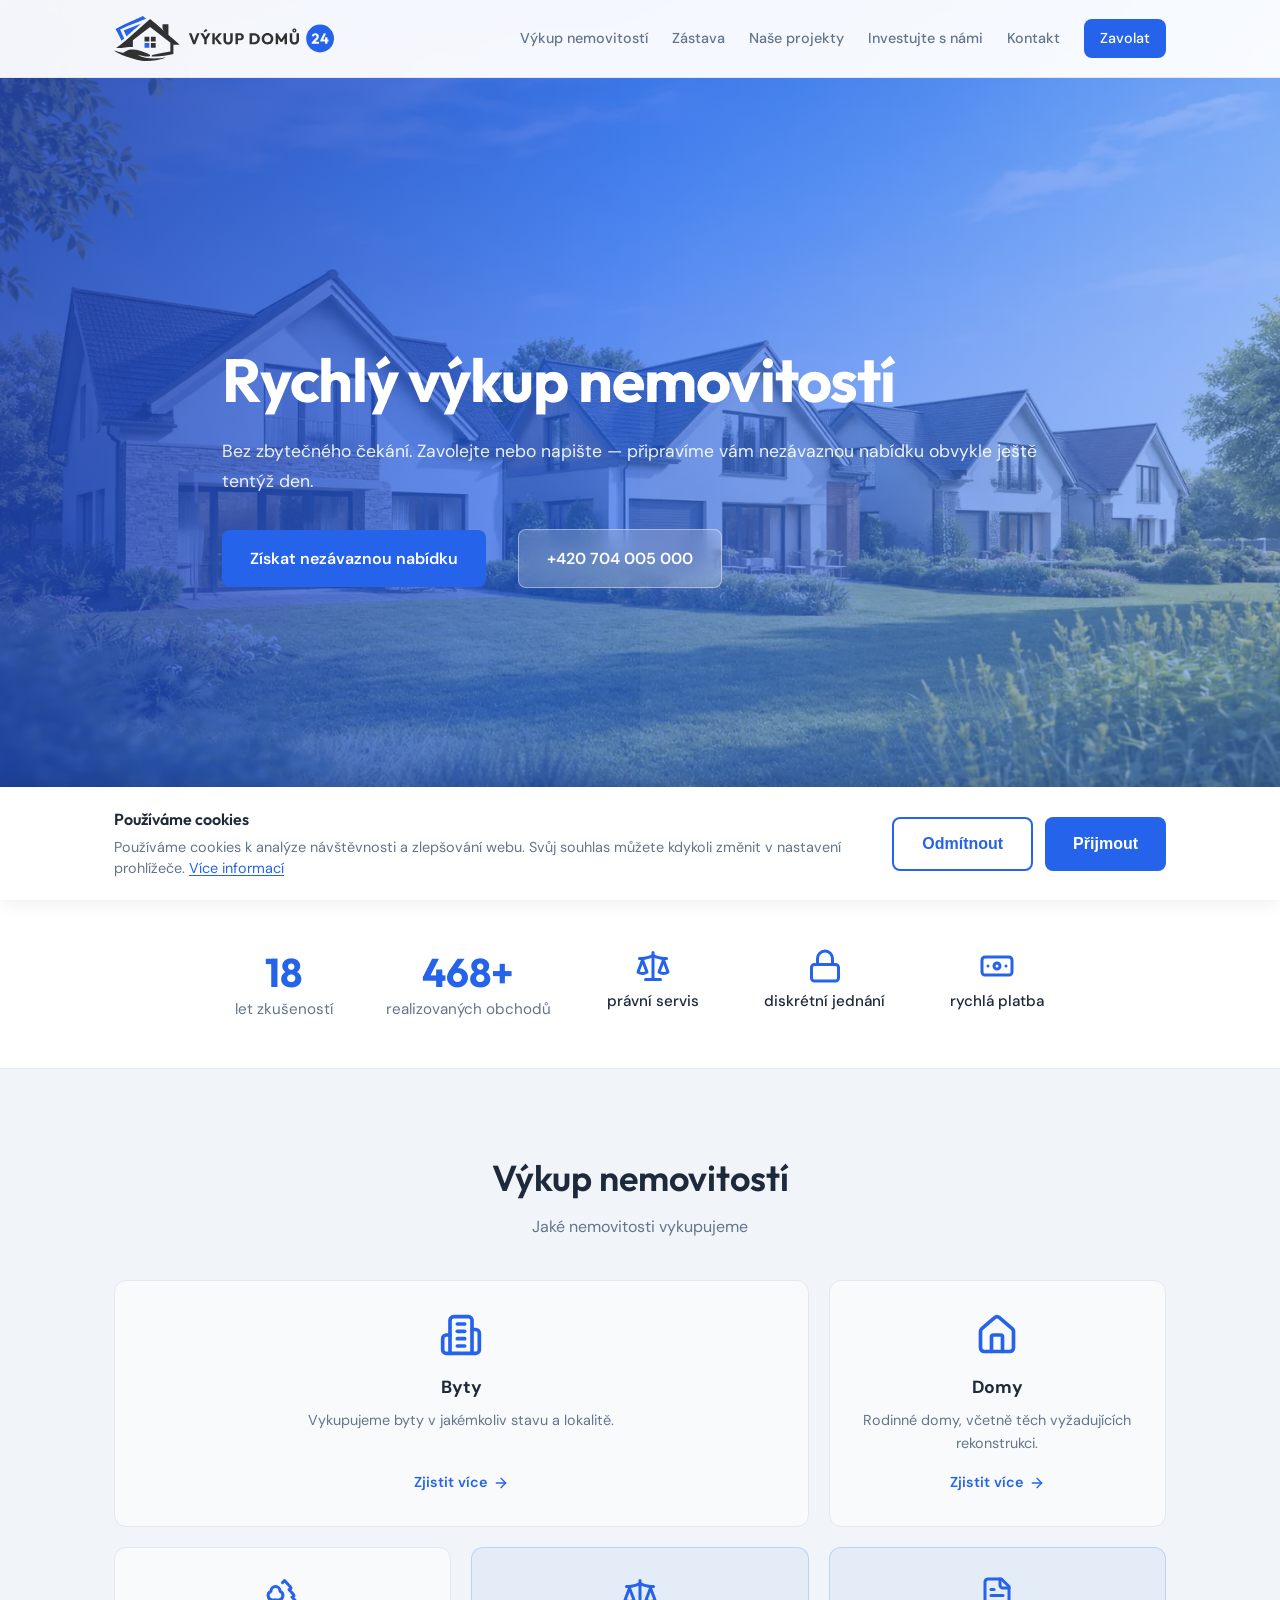
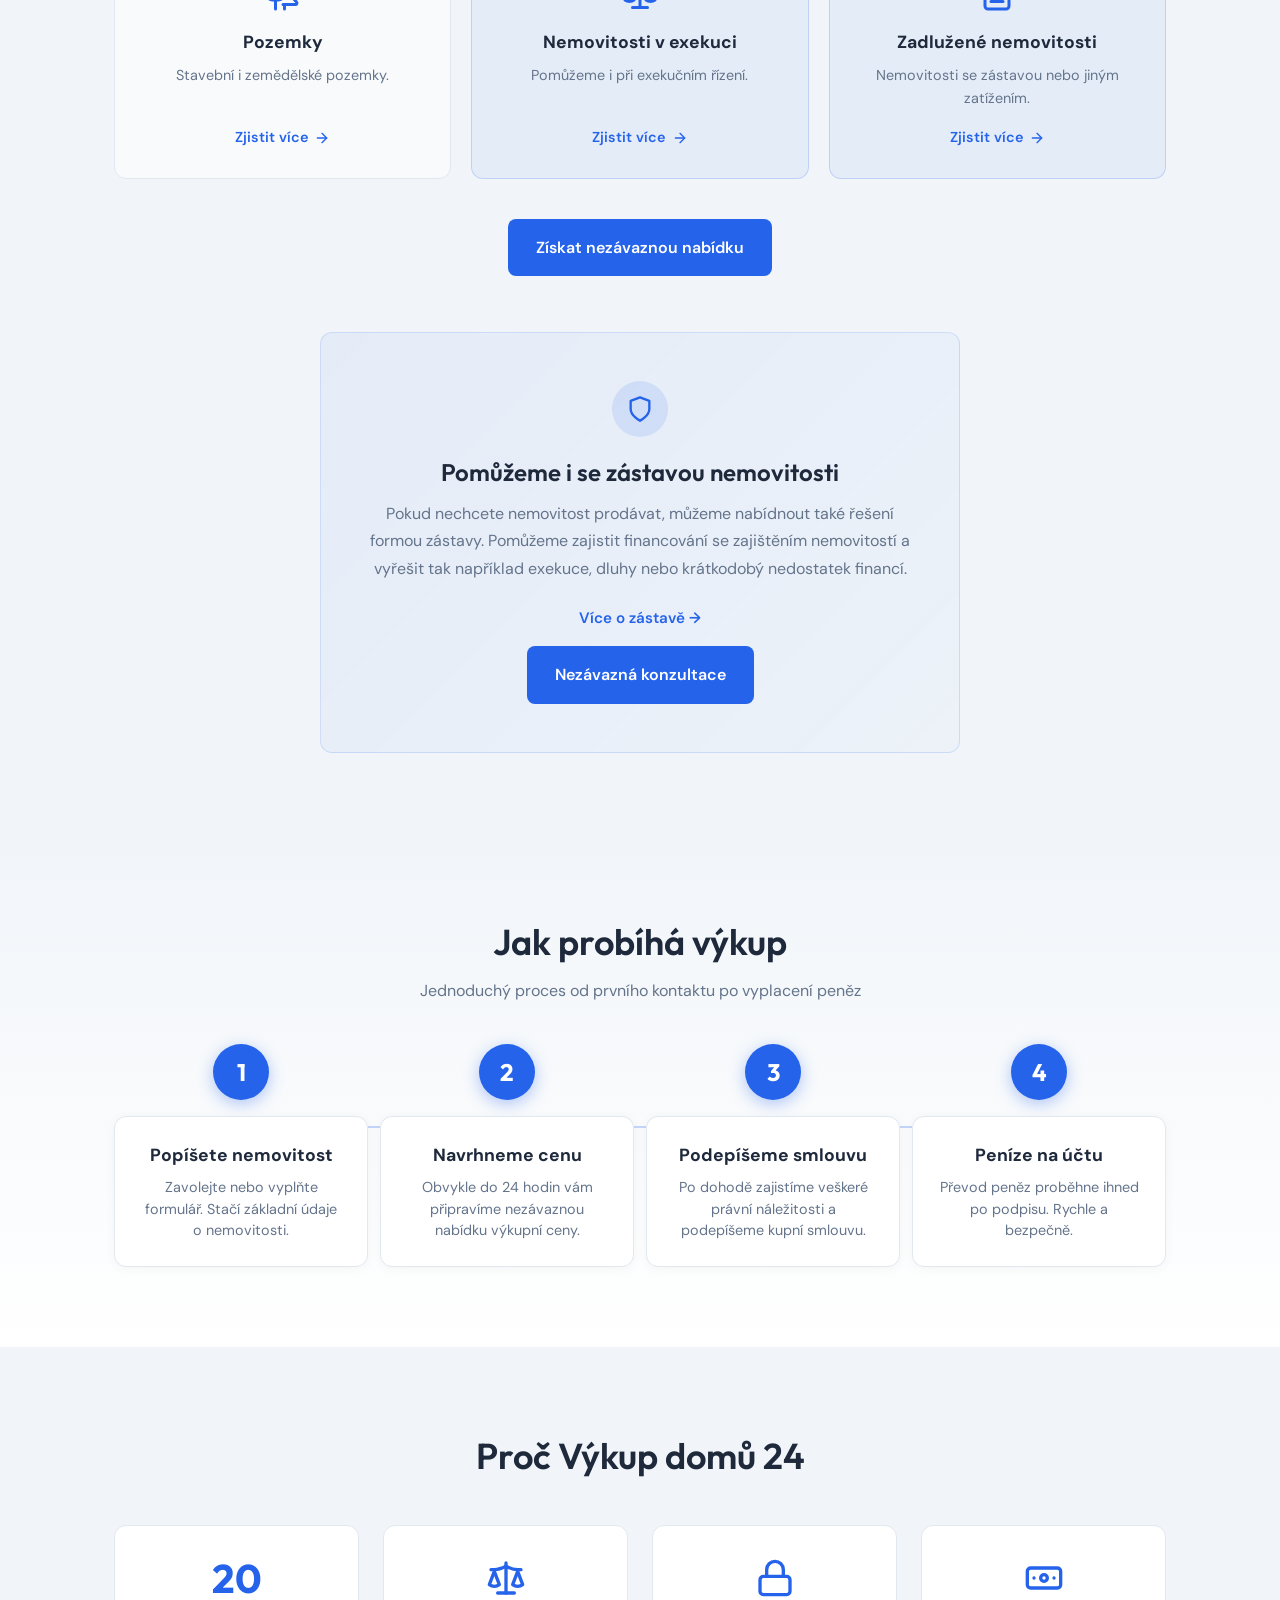
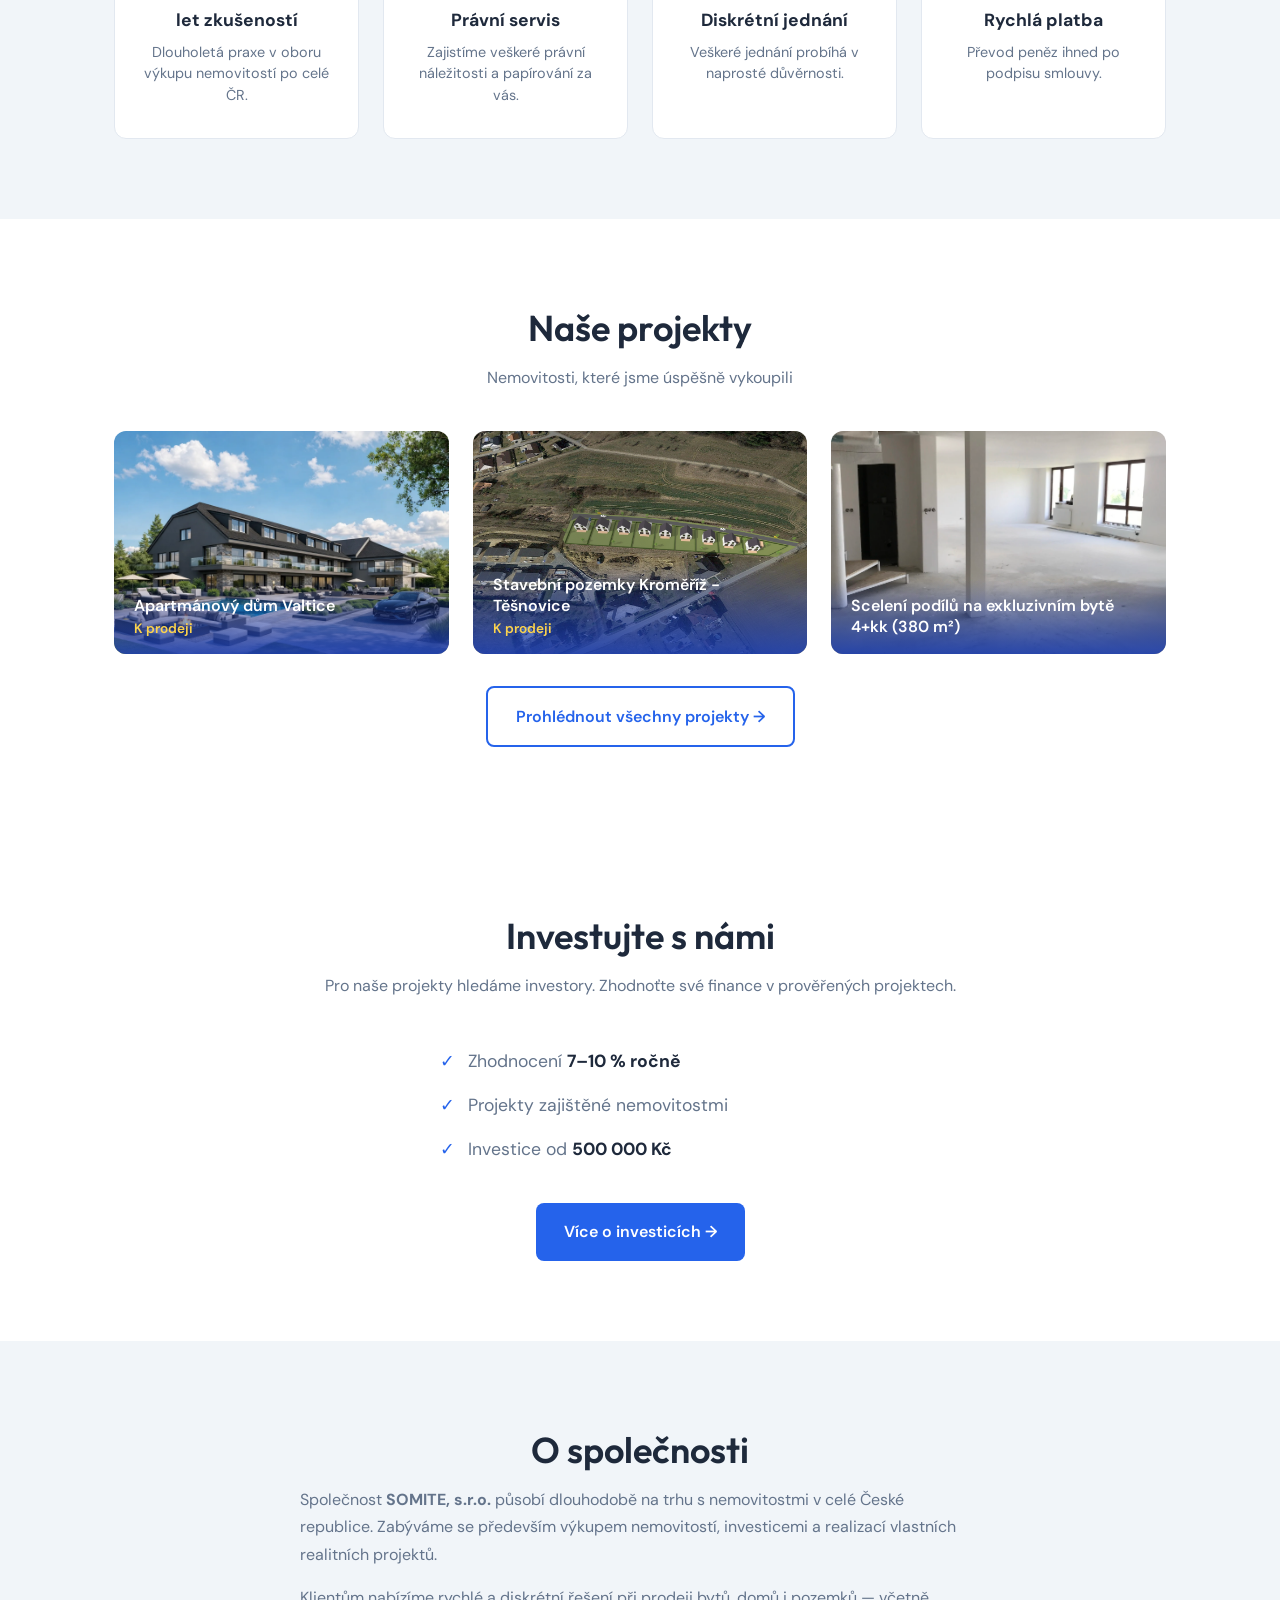
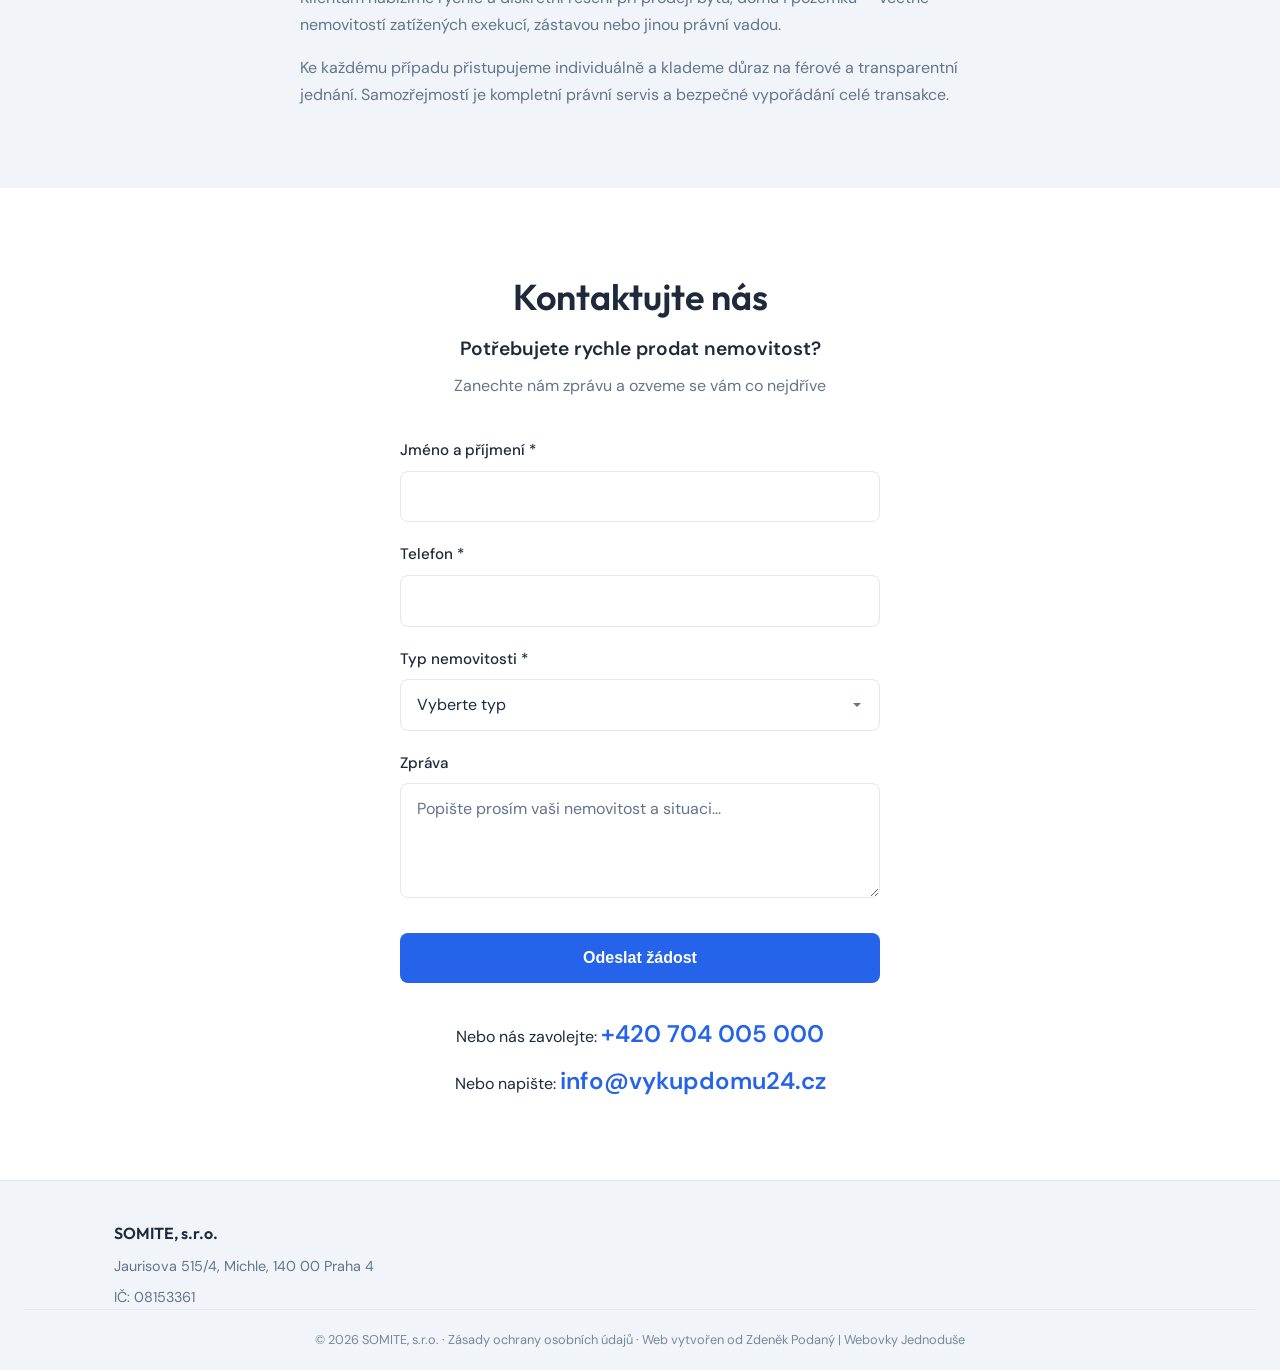
<file: index.html>
<!DOCTYPE html>
<html lang="cs">
<head>
    <meta charset="UTF-8">
    <meta name="viewport" content="width=device-width, initial-scale=1.0">
    <!-- Google tag (gtag.js) -->
    <script async src="https://www.googletagmanager.com/gtag/js?id=G-JQGGBW0WTH"></script>
    <script>
      window.dataLayer = window.dataLayer || [];
      function gtag(){dataLayer.push(arguments);}
      gtag('consent', 'default', { 'analytics_storage': 'denied' });
      gtag('js', new Date());
      gtag('config', 'G-JQGGBW0WTH');
    </script>
    <title>Rychlý výkup nemovitostí | Výkup domů 24</title>
    <meta name="description" content="Rychlý výkup nemovitostí včetně bytů, domů a pozemků. Pomůžeme i s exekucí, zástavou nebo právní vadou. Bez zbytečného čekání. Zavolejte nebo napište — nezávazná nabídka obvykle tentýž den.">
    <meta property="og:type" content="website">
    <meta property="og:title" content="Rychlý výkup nemovitostí | Výkup domů 24">
    <meta property="og:description" content="Rychlý výkup nemovitostí včetně bytů, domů a pozemků. Pomůžeme i s exekucí, zástavou nebo právní vadou. Bez zbytečného čekání.">
    <meta property="og:image" content="https://vykupdomu24.cz/img/og-img-homepage.jpg">
    <meta property="og:url" content="https://vykupdomu24.cz/">
    <meta property="og:site_name" content="Výkup domů 24">
    <meta property="og:locale" content="cs_CZ">
    <link rel="canonical" href="https://vykupdomu24.cz/">
    <link rel="sitemap" type="application/xml" title="Sitemap" href="https://vykupdomu24.cz/sitemap.xml">
    <meta name="robots" content="index, follow">
    <meta name="theme-color" content="#2563eb">
    <meta name="twitter:card" content="summary_large_image">
    <meta name="twitter:title" content="Rychlý výkup nemovitostí | Výkup domů 24">
    <meta name="twitter:description" content="Rychlý výkup nemovitostí včetně bytů, domů a pozemků. Pomůžeme i s exekucí, zástavou nebo právní vadou.">
    <link rel="icon" type="image/svg+xml" href="icon.svg">
    <link rel="icon" type="image/x-icon" href="favicon.ico">
    <link rel="apple-touch-icon" href="apple-touch-icon.png">
    <link rel="preconnect" href="https://fonts.googleapis.com">
    <link rel="preconnect" href="https://fonts.gstatic.com" crossorigin>
    <link href="https://fonts.googleapis.com/css2?family=DM+Sans:ital,opsz,wght@0,9..40,400;0,9..40,500;0,9..40,600;0,9..40,700;1,9..40,400&family=Outfit:wght@500;600;700&display=swap" rel="stylesheet">
    <link rel="stylesheet" href="styles.css">
    <script type="application/ld+json">
    {
        "@context": "https://schema.org",
        "@type": "LocalBusiness",
        "name": "SOMITE, s.r.o.",
        "taxID": "08153361",
        "description": "Rychlý výkup nemovitostí včetně bytů, domů a pozemků. Pomůžeme i s exekucí, zástavou nebo právní vadou.",
        "url": "https://vykupdomu24.cz",
        "email": "info@vykupdomu24.cz",
        "telephone": "+420704005000",
        "address": {
            "@type": "PostalAddress",
            "streetAddress": "Jaurisova 515/4, Michle",
            "addressLocality": "Praha 4",
            "postalCode": "140 00",
            "addressCountry": "CZ"
        },
        "areaServed": "CZ",
        "priceRange": "$$"
    }
    </script>
</head>
<body>
    <div class="nav-overlay" aria-hidden="true"></div>
    <header class="header">
        <div class="container">
            <a href="index.html" class="logo"><img src="img/logo.svg" alt="Výkup domů 24" class="logo-img logo-img--desktop"><img src="img/weblogo-mobile.svg" alt="Výkup domů 24" class="logo-img logo-img--mobile"></a>
            <a href="tel:+420739602598" class="nav-phone-mobile" aria-label="Zavolat">Zavolat</a>
            <button class="nav-burger" aria-label="Otevřít menu" aria-expanded="false">
                <span></span>
                <span></span>
                <span></span>
            </button>
            <nav class="nav">
                <a href="#vykup">Výkup nemovitostí</a>
                <a href="zastava.html">Zástava</a>
                <a href="#projekty">Naše projekty</a>
                <a href="investice.html">Investujte s námi</a>
                <a href="#kontakt">Kontakt</a>
                <a href="tel:+420739602598" class="nav-phone">Zavolat</a>
            </nav>
        </div>
    </header>

    <main>
        <section class="hero">
            <div class="hero-overlay"></div>
            <div class="hero-bg-accent"></div>
            <div class="hero-content">
                <h1 class="hero-claim">Rychlý výkup nemovitostí</h1>
                <p class="hero-subtext">Bez zbytečného čekání. Zavolejte nebo napište — připravíme vám nezávaznou nabídku obvykle ještě tentýž den.</p>
                <div class="hero-cta-group">
                    <a href="#kontakt" class="btn btn-primary">Získat nezávaznou nabídku</a>
                    <a href="tel:+420704005000" class="btn btn-secondary">+420 704 005 000</a>
                </div>
            </div>
            <a href="#vykup" class="hero-scroll" aria-label="Přejít dolů">↓</a>
        </section>

        <section class="trust-stats">
            <div class="container">
                <div class="trust-stats-grid">
                    <div class="trust-stat" data-value="20" data-suffix="">
                        <span class="trust-stat-value"><span class="trust-stat-number">0</span></span>
                        <span class="trust-stat-label">let zkušeností</span>
                    </div>
                    <div class="trust-stat" data-value="500+" data-suffix="+">
                        <span class="trust-stat-value"><span class="trust-stat-number">0</span><span class="trust-stat-suffix"></span></span>
                        <span class="trust-stat-label">realizovaných obchodů</span>
                    </div>
                    <div class="trust-stat trust-stat--icon">
                        <span class="trust-stat-icon"><svg xmlns="http://www.w3.org/2000/svg" width="24" height="24" viewBox="0 0 24 24" fill="none" stroke="currentColor" stroke-width="2" stroke-linecap="round" stroke-linejoin="round"><path d="m16 16 3-8 3 8c-.87.65-1.92 1-3 1s-2.13-.35-3-1Z"/><path d="m2 16 3-8 3 8c-.87.65-1.92 1-3 1s-2.13-.35-3-1Z"/><path d="M7 21h10"/><path d="M12 3v18"/><path d="M3 7h2c2 0 5-1 7-2 2 1 5 2 7 2h2"/></svg></span>
                        <span class="trust-stat-label">právní servis</span>
                    </div>
                    <div class="trust-stat trust-stat--icon">
                        <span class="trust-stat-icon"><svg xmlns="http://www.w3.org/2000/svg" width="24" height="24" viewBox="0 0 24 24" fill="none" stroke="currentColor" stroke-width="2" stroke-linecap="round" stroke-linejoin="round"><rect width="18" height="11" x="3" y="11" rx="2" ry="2"/><path d="M7 11V7a5 5 0 0 1 10 0v4"/></svg></span>
                        <span class="trust-stat-label">diskrétní jednání</span>
                    </div>
                    <div class="trust-stat trust-stat--icon">
                        <span class="trust-stat-icon"><svg xmlns="http://www.w3.org/2000/svg" width="24" height="24" viewBox="0 0 24 24" fill="none" stroke="currentColor" stroke-width="2" stroke-linecap="round" stroke-linejoin="round"><rect width="20" height="12" x="2" y="6" rx="2"/><circle cx="12" cy="12" r="2"/><path d="M6 12h.01M18 12h.01"/></svg></span>
                        <span class="trust-stat-label">rychlá platba</span>
                    </div>
                </div>
            </div>
        </section>

        <section id="vykup" class="section section--alt">
            <div class="container">
                <h2 class="section-title">Výkup nemovitostí</h2>
                <p class="section-subtitle">Jaké nemovitosti vykupujeme</p>
                <div class="property-types">
                    <a href="vykup/byty.html" class="property-card property-card--large">
                        <span class="property-icon"><svg xmlns="http://www.w3.org/2000/svg" width="24" height="24" viewBox="0 0 24 24" fill="none" stroke="currentColor" stroke-width="2" stroke-linecap="round" stroke-linejoin="round"><path d="M6 22V4a2 2 0 0 1 2-2h8a2 2 0 0 1 2 2v18Z"/><path d="M6 12H4a2 2 0 0 0-2 2v6a2 2 0 0 0 2 2h2"/><path d="M18 9h2a2 2 0 0 1 2 2v9a2 2 0 0 1-2 2h-2"/><path d="M10 6h4"/><path d="M10 10h4"/><path d="M10 14h4"/><path d="M10 18h4"/></svg></span>
                        <h3>Byty</h3>
                        <p>Vykupujeme byty v jakémkoliv stavu a lokalitě.</p>
                        <span class="property-card-more">Zjistit více <svg xmlns="http://www.w3.org/2000/svg" width="16" height="16" viewBox="0 0 24 24" fill="none" stroke="currentColor" stroke-width="2" stroke-linecap="round" stroke-linejoin="round"><path d="M5 12h14"/><path d="m12 5 7 7-7 7"/></svg></span>
                    </a>
                    <a href="vykup/domy.html" class="property-card property-card--large">
                        <span class="property-icon"><svg xmlns="http://www.w3.org/2000/svg" width="24" height="24" viewBox="0 0 24 24" fill="none" stroke="currentColor" stroke-width="2" stroke-linecap="round" stroke-linejoin="round"><path d="M15 21v-8a1 1 0 0 0-1-1h-4a1 1 0 0 0-1 1v8"/><path d="M3 10a2 2 0 0 1 .709-1.528l7-5.999a2 2 0 0 1 2.582 0l7 5.999A2 2 0 0 1 21 10v9a2 2 0 0 1-2 2H5a2 2 0 0 1-2-2z"/></svg></span>
                        <h3>Domy</h3>
                        <p>Rodinné domy, včetně těch vyžadujících rekonstrukci.</p>
                        <span class="property-card-more">Zjistit více <svg xmlns="http://www.w3.org/2000/svg" width="16" height="16" viewBox="0 0 24 24" fill="none" stroke="currentColor" stroke-width="2" stroke-linecap="round" stroke-linejoin="round"><path d="M5 12h14"/><path d="m12 5 7 7-7 7"/></svg></span>
                    </a>
                    <a href="vykup/pozemky.html" class="property-card">
                        <span class="property-icon"><svg xmlns="http://www.w3.org/2000/svg" width="24" height="24" viewBox="0 0 24 24" fill="none" stroke="currentColor" stroke-width="2" stroke-linecap="round" stroke-linejoin="round"><path d="M10 10v.2A3 3 0 0 1 8.9 16H5a3 3 0 0 1-1-5.8V10a3 3 0 0 1 6 0Z"/><path d="M7 16v6"/><path d="M13 19v3"/><path d="M12 19h8.3a1 1 0 0 0 .7-1.7L18 14h.3a1 1 0 0 0 .7-1.7L16 9h.2a1 1 0 0 0 .8-1.7L13 3l-1.4 1.5"/></svg></span>
                        <h3>Pozemky</h3>
                        <p>Stavební i zemědělské pozemky.</p>
                        <span class="property-card-more">Zjistit více <svg xmlns="http://www.w3.org/2000/svg" width="16" height="16" viewBox="0 0 24 24" fill="none" stroke="currentColor" stroke-width="2" stroke-linecap="round" stroke-linejoin="round"><path d="M5 12h14"/><path d="m12 5 7 7-7 7"/></svg></span>
                    </a>
                    <a href="vykup/exekuce.html" class="property-card property-card--accent">
                        <span class="property-icon"><svg xmlns="http://www.w3.org/2000/svg" width="24" height="24" viewBox="0 0 24 24" fill="none" stroke="currentColor" stroke-width="2" stroke-linecap="round" stroke-linejoin="round"><path d="m16 16 3-8 3 8c-.87.65-1.92 1-3 1s-2.13-.35-3-1Z"/><path d="m2 16 3-8 3 8c-.87.65-1.92 1-3 1s-2.13-.35-3-1Z"/><path d="M7 21h10"/><path d="M12 3v18"/><path d="M3 7h2c2 0 5-1 7-2 2 1 5 2 7 2h2"/></svg></span>
                        <h3>Nemovitosti v exekuci</h3>
                        <p>Pomůžeme i při exekučním řízení.</p>
                        <span class="property-card-more">Zjistit více <svg xmlns="http://www.w3.org/2000/svg" width="16" height="16" viewBox="0 0 24 24" fill="none" stroke="currentColor" stroke-width="2" stroke-linecap="round" stroke-linejoin="round"><path d="M5 12h14"/><path d="m12 5 7 7-7 7"/></svg></span>
                    </a>
                    <a href="vykup/zadluzené.html" class="property-card property-card--accent">
                        <span class="property-icon"><svg xmlns="http://www.w3.org/2000/svg" width="24" height="24" viewBox="0 0 24 24" fill="none" stroke="currentColor" stroke-width="2" stroke-linecap="round" stroke-linejoin="round"><path d="M15 2H6a2 2 0 0 0-2 2v16a2 2 0 0 0 2 2h12a2 2 0 0 0 2-2V7Z"/><path d="M14 2v4a2 2 0 0 0 2 2h4"/><path d="M10 9H8"/><path d="M16 13H8"/><path d="M16 17H8"/></svg></span>
                        <h3>Zadlužené nemovitosti</h3>
                        <p>Nemovitosti se zástavou nebo jiným zatížením.</p>
                        <span class="property-card-more">Zjistit více <svg xmlns="http://www.w3.org/2000/svg" width="16" height="16" viewBox="0 0 24 24" fill="none" stroke="currentColor" stroke-width="2" stroke-linecap="round" stroke-linejoin="round"><path d="M5 12h14"/><path d="m12 5 7 7-7 7"/></svg></span>
                    </a>
                </div>
                <div class="property-types-cta">
                    <a href="#kontakt" class="btn btn-primary">Získat nezávaznou nabídku</a>
                </div>

                <div id="zastava" class="zastava-callout">
                    <div class="zastava-callout-icon">
                        <svg xmlns="http://www.w3.org/2000/svg" width="32" height="32" viewBox="0 0 24 24" fill="none" stroke="currentColor" stroke-width="2" stroke-linecap="round" stroke-linejoin="round"><path d="M12 22s8-4 8-10V5l-8-3-8 3v7c0 6 8 10 8 10"/></svg>
                    </div>
                    <h3 class="zastava-callout-title">Pomůžeme i se zástavou nemovitosti</h3>
                    <p class="zastava-callout-text">Pokud nechcete nemovitost prodávat, můžeme nabídnout také řešení formou zástavy. Pomůžeme zajistit financování se zajištěním nemovitostí a vyřešit tak například exekuce, dluhy nebo krátkodobý nedostatek financí.</p>
                    <div class="zastava-callout-actions">
                        <a href="zastava.html" class="zastava-callout-link">Více o zástavě →</a>
                        <a href="#kontakt" class="btn btn-primary zastava-callout-cta">Nezávazná konzultace</a>
                    </div>
                </div>
            </div>
        </section>

        <section class="section process-section">
            <div class="container">
                <h2 class="section-title">Jak probíhá výkup</h2>
                <p class="section-subtitle">Jednoduchý proces od prvního kontaktu po vyplacení peněz</p>
                <div class="process-timeline">
                    <div class="process-timeline-step">
                        <div class="process-timeline-number">1</div>
                        <div class="process-timeline-content">
                            <h3>Popíšete nemovitost</h3>
                            <p>Zavolejte nebo vyplňte formulář. Stačí základní údaje o nemovitosti.</p>
                        </div>
                    </div>
                    <div class="process-timeline-connector"></div>
                    <div class="process-timeline-step">
                        <div class="process-timeline-number">2</div>
                        <div class="process-timeline-content">
                            <h3>Navrhneme cenu</h3>
                            <p>Obvykle do 24 hodin vám připravíme nezávaznou nabídku výkupní ceny.</p>
                        </div>
                    </div>
                    <div class="process-timeline-connector"></div>
                    <div class="process-timeline-step">
                        <div class="process-timeline-number">3</div>
                        <div class="process-timeline-content">
                            <h3>Podepíšeme smlouvu</h3>
                            <p>Po dohodě zajistíme veškeré právní náležitosti a podepíšeme kupní smlouvu.</p>
                        </div>
                    </div>
                    <div class="process-timeline-connector"></div>
                    <div class="process-timeline-step">
                        <div class="process-timeline-number">4</div>
                        <div class="process-timeline-content">
                            <h3>Peníze na účtu</h3>
                            <p>Převod peněz proběhne ihned po podpisu. Rychle a bezpečně.</p>
                        </div>
                    </div>
                </div>
            </div>
        </section>

        <section class="section section--alt why-section">
            <div class="container">
                <h2 class="section-title">Proč Výkup domů 24</h2>
                <div class="why-grid">
                    <div class="why-card">
                        <span class="why-number">20</span>
                        <h3>let zkušeností</h3>
                        <p>Dlouholetá praxe v oboru výkupu nemovitostí po celé ČR.</p>
                    </div>
                    <div class="why-card">
                        <span class="why-icon"><svg xmlns="http://www.w3.org/2000/svg" width="24" height="24" viewBox="0 0 24 24" fill="none" stroke="currentColor" stroke-width="2" stroke-linecap="round" stroke-linejoin="round"><path d="m16 16 3-8 3 8c-.87.65-1.92 1-3 1s-2.13-.35-3-1Z"/><path d="m2 16 3-8 3 8c-.87.65-1.92 1-3 1s-2.13-.35-3-1Z"/><path d="M7 21h10"/><path d="M12 3v18"/><path d="M3 7h2c2 0 5-1 7-2 2 1 5 2 7 2h2"/></svg></span>
                        <h3>Právní servis</h3>
                        <p>Zajistíme veškeré právní náležitosti a papírování za vás.</p>
                    </div>
                    <div class="why-card">
                        <span class="why-icon"><svg xmlns="http://www.w3.org/2000/svg" width="24" height="24" viewBox="0 0 24 24" fill="none" stroke="currentColor" stroke-width="2" stroke-linecap="round" stroke-linejoin="round"><rect width="18" height="11" x="3" y="11" rx="2" ry="2"/><path d="M7 11V7a5 5 0 0 1 10 0v4"/></svg></span>
                        <h3>Diskrétní jednání</h3>
                        <p>Veškeré jednání probíhá v naprosté důvěrnosti.</p>
                    </div>
                    <div class="why-card">
                        <span class="why-icon"><svg xmlns="http://www.w3.org/2000/svg" width="24" height="24" viewBox="0 0 24 24" fill="none" stroke="currentColor" stroke-width="2" stroke-linecap="round" stroke-linejoin="round"><rect width="20" height="12" x="2" y="6" rx="2"/><circle cx="12" cy="12" r="2"/><path d="M6 12h.01M18 12h.01"/></svg></span>
                        <h3>Rychlá platba</h3>
                        <p>Převod peněz ihned po podpisu smlouvy.</p>
                    </div>
                </div>
            </div>
        </section>

        <section id="projekty" class="section">
            <div class="container">
                <h2 class="section-title">Naše projekty</h2>
                <p class="section-subtitle">Nemovitosti, které jsme úspěšně vykoupili</p>
                <div class="projects-grid">
                    <a href="projekty.html#projekt5" class="project-card project-card--sale">
                        <img src="img/projects/project5A.webp" alt="Apartmánový dům Valtice, k prodeji" class="project-image">
                        <span class="project-card-title">Apartmánový dům Valtice <em>K prodeji</em></span>
                    </a>
                    <a href="projekty.html#projekt3" class="project-card project-card--sale">
                        <img src="img/projects/project3A.webp" alt="Stavební pozemky Kroměříž - Těšnovice, k prodeji" class="project-image">
                        <span class="project-card-title">Stavební pozemky Kroměříž - Těšnovice <em>K prodeji</em></span>
                    </a>
                    <a href="projekty.html#projekt6" class="project-card">
                        <img src="img/projects/project6A.webp" alt="Scelení podílů na exkluzivním bytě 4+kk" class="project-image">
                        <span class="project-card-title">Scelení podílů na exkluzivním bytě 4+kk (380 m²)</span>
                    </a>
                </div>
                <div class="projects-cta">
                    <a href="projekty.html" class="btn btn-outline">
                        Prohlédnout všechny projekty →
                    </a>
                </div>
            </div>
        </section>

        <section id="investice" class="section">
            <div class="container">
                <h2 class="section-title">Investujte s námi</h2>
                <p class="section-subtitle">Pro naše projekty hledáme investory. Zhodnoťte své finance v prověřených projektech.</p>
                <ul class="invest-teaser">
                    <li>Zhodnocení <strong>7–10&nbsp;% ročně</strong></li>
                    <li>Projekty zajištěné nemovitostmi</li>
                    <li>Investice od <strong>500&nbsp;000&nbsp;Kč</strong></li>
                </ul>
                <div class="invest-preview-cta">
                    <a href="investice.html" class="btn btn-primary">Více o investicích →</a>
                </div>
            </div>
        </section>

        <section id="o-spolecnosti" class="section section--alt">
            <div class="container">
                <h2 class="section-title">O společnosti</h2>
                <div class="about-content">
                    <div class="about-text">
                        <p>Společnost <strong>SOMITE, s.r.o.</strong> působí dlouhodobě na trhu s nemovitostmi v celé České republice. Zabýváme se především výkupem nemovitostí, investicemi a realizací vlastních realitních projektů.</p>
                        <p>Klientům nabízíme rychlé a diskrétní řešení při prodeji bytů, domů i pozemků — včetně nemovitostí zatížených exekucí, zástavou nebo jinou právní vadou.</p>
                        <p>Ke každému případu přistupujeme individuálně a klademe důraz na férové a transparentní jednání. Samozřejmostí je kompletní právní servis a bezpečné vypořádání celé transakce.</p>
                    </div>
                </div>
            </div>
        </section>

        <section id="kontakt" class="section">
            <div class="container">
                <h2 class="section-title">Kontaktujte nás</h2>
                <p class="section-subtitle section-subtitle--lead">Potřebujete rychle prodat nemovitost?</p>
                <p class="section-subtitle">Zanechte nám zprávu a ozveme se vám co nejdříve</p>
                <div class="contact-form-wrapper">
                <form class="contact-form" id="contactForm" action="https://formspree.io/f/xlgppbvr" method="POST">
                    <div class="form-group">
                        <label for="name">Jméno a příjmení *</label>
                        <input type="text" id="name" name="name" required>
                    </div>
                    <div class="form-group">
                        <label for="phone">Telefon *</label>
                        <input type="tel" id="phone" name="phone" required>
                    </div>
                    <div class="form-group">
                        <label for="propertyType">Typ nemovitosti *</label>
                        <select id="propertyType" name="propertyType" required>
                            <option value="">Vyberte typ</option>
                            <option value="byt">Byt</option>
                            <option value="dum">Dům</option>
                            <option value="pozemek">Pozemek</option>
                            <option value="exekuce">Nemovitost v exekuci</option>
                            <option value="zadluzena">Zadlužená nemovitost</option>
                            <option value="jine">Jiné</option>
                        </select>
                    </div>
                    <div class="form-group">
                        <label for="message">Zpráva</label>
                        <textarea id="message" name="message" rows="4" placeholder="Popište prosím vaši nemovitost a situaci..."></textarea>
                    </div>
                    <button type="submit" class="btn btn-primary">Odeslat žádost</button>
                </form>
                </div>
                <div class="contact-options">
                    <p class="contact-phone">Nebo nás zavolejte: <a href="tel:+420704005000">+420 704 005 000</a></p>
                    <p class="contact-email">Nebo napište: <a href="mailto:info@vykupdomu24.cz">info@vykupdomu24.cz</a></p>
                </div>
            </div>
        </section>
    </main>

    <footer class="footer">
        <div class="container footer-inner">
            <div class="footer-company">
                <p class="footer-name">SOMITE, s.r.o.</p>
                <address class="footer-address">
                    <a href="https://www.google.com/maps/search/?api=1&query=Jaurisova+515%2F4%2C+140+00+Praha+4" target="_blank" rel="noopener noreferrer" title="Zobrazit na mapě">Jaurisova 515/4, Michle, 140 00 Praha 4</a>
                </address>
                <p class="footer-id">IČ: <a href="https://ares.gov.cz/ekonomicke-subjekty/res/08153361" target="_blank" rel="noopener noreferrer" title="Ověřit v registru ARES">08153361</a></p>
            </div>
        </div>
        <p class="footer-bottom">© 2026 SOMITE, s.r.o. · <a href="soukromi.html">Zásady ochrany osobních údajů</a> · <a href="https://zdenekpodany.cz" target="_blank" rel="noopener noreferrer">Web vytvořen od Zdeněk Podaný | Webovky Jednoduše</a></p>
    </footer>

    <div id="cookieBar" class="cookie-bar" role="dialog" aria-labelledby="cookieBarTitle" aria-describedby="cookieBarDesc" aria-live="polite">
        <div class="cookie-bar-inner container">
            <div class="cookie-bar-content">
                <h2 id="cookieBarTitle" class="cookie-bar-title">Používáme cookies</h2>
                <p id="cookieBarDesc" class="cookie-bar-text">Používáme cookies k analýze návštěvnosti a zlepšování webu. Svůj souhlas můžete kdykoli změnit v nastavení prohlížeče. <a href="soukromi.html">Více informací</a></p>
            </div>
            <div class="cookie-bar-actions">
                <button type="button" class="btn btn-outline cookie-bar-btn" data-action="reject" aria-label="Odmítnout cookies">Odmítnout</button>
                <button type="button" class="btn btn-primary cookie-bar-btn" data-action="accept" aria-label="Přijmout cookies">Přijmout</button>
            </div>
        </div>
    </div>

    <script src="script.js"></script>
</body>
</html>
</file>
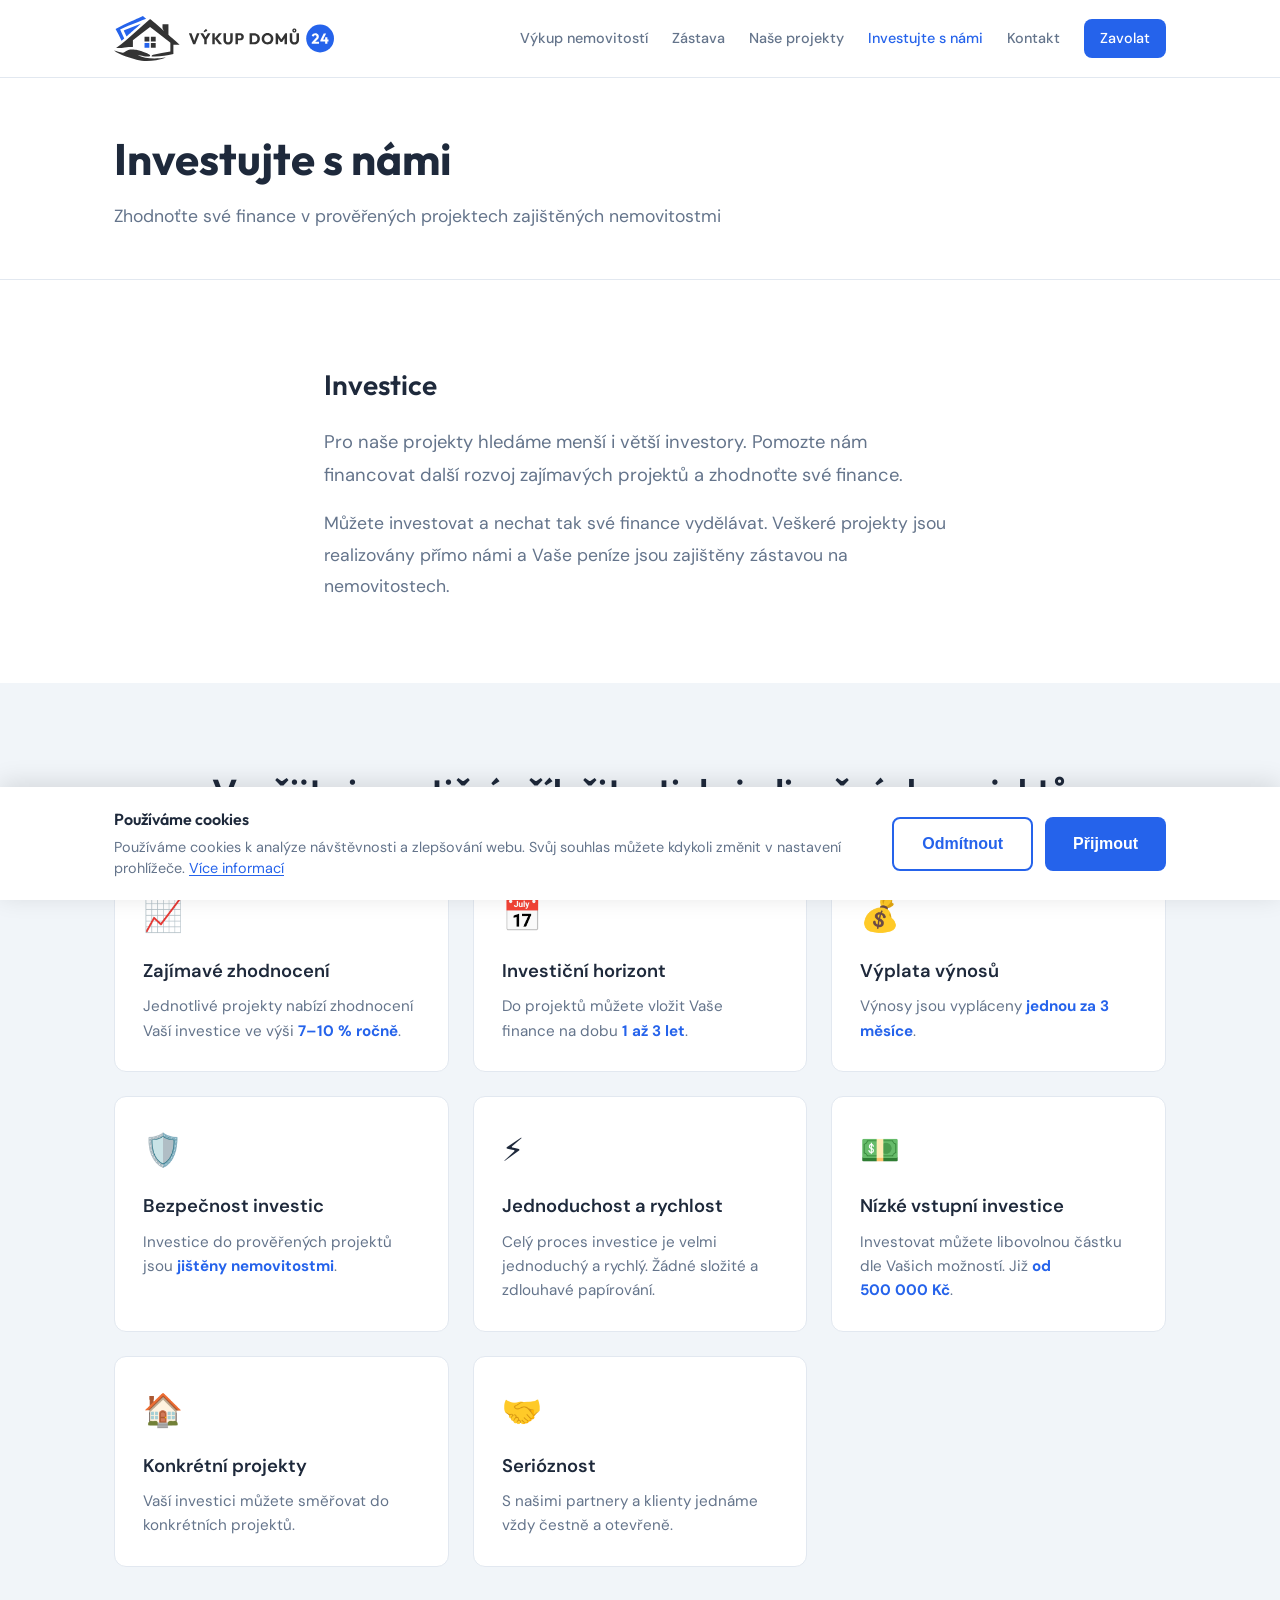
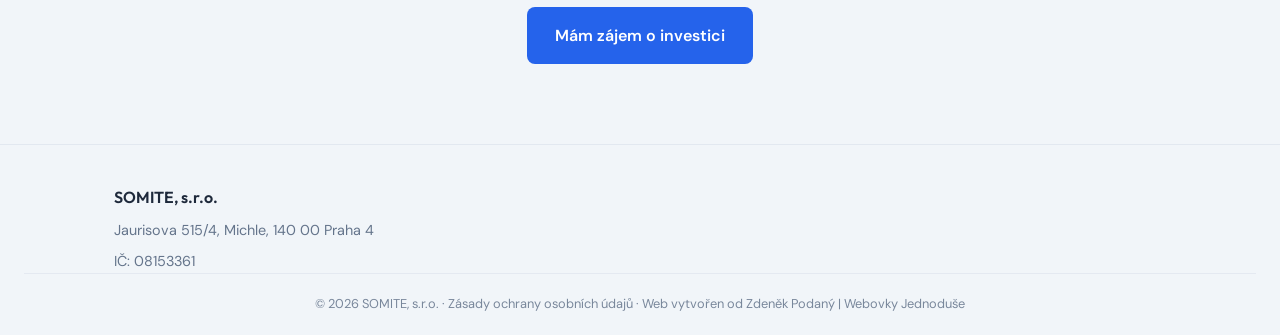
<file: investice.html>
<!DOCTYPE html>
<html lang="cs">
<head>
    <meta charset="UTF-8">
    <meta name="viewport" content="width=device-width, initial-scale=1.0">
    <!-- Google tag (gtag.js) -->
    <script async src="https://www.googletagmanager.com/gtag/js?id=G-JQGGBW0WTH"></script>
    <script>
      window.dataLayer = window.dataLayer || [];
      function gtag(){dataLayer.push(arguments);}
      gtag('consent', 'default', { 'analytics_storage': 'denied' });
      gtag('js', new Date());
      gtag('config', 'G-JQGGBW0WTH');
    </script>
    <title>Investujte s námi | Výkup domů 24</title>
    <meta name="description" content="Zhodnoťte své finance v prověřených projektech zajištěných nemovitostmi. Investice od 500 000 Kč, zhodnocení 7–10 % ročně.">
    <meta property="og:type" content="website">
    <meta property="og:title" content="Investujte s námi | Výkup domů 24">
    <meta property="og:description" content="Zhodnoťte své finance v prověřených projektech zajištěných nemovitostmi. Investice od 500 000 Kč, zhodnocení 7–10 % ročně.">
    <meta property="og:image" content="https://vykupdomu24.cz/img/og-img-investice.jpg">
    <meta property="og:url" content="https://vykupdomu24.cz/investice.html">
    <meta property="og:site_name" content="Výkup domů 24">
    <meta property="og:locale" content="cs_CZ">
    <link rel="canonical" href="https://vykupdomu24.cz/investice.html">
    <meta name="robots" content="index, follow">
    <meta name="theme-color" content="#2563eb">
    <script type="application/ld+json">
    {"@context":"https://schema.org","@type":"WebPage","name":"Investujte s námi | Výkup domů 24","description":"Zhodnoťte své finance v prověřených projektech zajištěných nemovitostmi.","url":"https://vykupdomu24.cz/investice.html","dateModified":"2026-03-18","publisher":{"@type":"Organization","name":"SOMITE, s.r.o.","taxID":"08153361","url":"https://vykupdomu24.cz"}}
    </script>
    <meta name="twitter:card" content="summary_large_image">
    <meta name="twitter:title" content="Investujte s námi | Výkup domů 24">
    <meta name="twitter:description" content="Zhodnoťte své finance v prověřených projektech zajištěných nemovitostmi.">
    <link rel="icon" type="image/svg+xml" href="icon.svg">
    <link rel="icon" type="image/x-icon" href="favicon.ico">
    <link rel="apple-touch-icon" href="apple-touch-icon.png">
    <link rel="preconnect" href="https://fonts.googleapis.com">
    <link rel="preconnect" href="https://fonts.gstatic.com" crossorigin>
    <link href="https://fonts.googleapis.com/css2?family=DM+Sans:ital,opsz,wght@0,9..40,400;0,9..40,500;0,9..40,600;0,9..40,700;1,9..40,400&family=Outfit:wght@500;600;700&display=swap" rel="stylesheet">
    <link rel="stylesheet" href="styles.css">
</head>
<body>
    <div class="nav-overlay" aria-hidden="true"></div>
    <header class="header">
        <div class="container">
            <a href="index.html" class="logo"><img src="img/logo.svg" alt="Výkup domů 24" class="logo-img logo-img--desktop"><img src="img/weblogo-mobile.svg" alt="Výkup domů 24" class="logo-img logo-img--mobile"></a>
            <a href="tel:+420739602598" class="nav-phone-mobile" aria-label="Zavolat">Zavolat</a>
            <button class="nav-burger" aria-label="Otevřít menu" aria-expanded="false">
                <span></span>
                <span></span>
                <span></span>
            </button>
            <nav class="nav">
                <a href="index.html#vykup">Výkup nemovitostí</a>
                <a href="zastava.html">Zástava</a>
                <a href="projekty.html">Naše projekty</a>
                <a href="investice.html" class="nav-active">Investujte s námi</a>
                <a href="index.html#kontakt">Kontakt</a>
                <a href="tel:+420739602598" class="nav-phone">Zavolat</a>
            </nav>
        </div>
    </header>

    <main class="page-main">
        <section class="page-hero">
            <div class="container">
                <h1 class="page-title">Investujte s námi</h1>
                <p class="page-subtitle">Zhodnoťte své finance v prověřených projektech zajištěných nemovitostmi</p>
            </div>
        </section>

        <section class="section">
            <div class="container container--narrow">
                <div class="invest-intro">
                    <h2 class="invest-heading">Investice</h2>
                    <p class="invest-lead">Pro naše projekty hledáme menší i větší investory. Pomozte nám financovat další rozvoj zajímavých projektů a zhodnoťte své finance.</p>
                    <p>Můžete investovat a nechat tak své finance vydělávat. Veškeré projekty jsou realizovány přímo námi a Vaše peníze jsou zajištěny zástavou na nemovitostech.</p>
                </div>
            </div>
        </section>

        <section class="section section--alt">
            <div class="container">
                <h2 class="section-title">Využijte investiční příležitosti do jedinečných projektů</h2>
                <div class="invest-benefits">
                    <div class="invest-benefit">
                        <span class="invest-benefit-icon">📈</span>
                        <h3>Zajímavé zhodnocení</h3>
                        <p>Jednotlivé projekty nabízí zhodnocení Vaší investice ve výši <strong>7–10&nbsp;% ročně</strong>.</p>
                    </div>
                    <div class="invest-benefit">
                        <span class="invest-benefit-icon">📅</span>
                        <h3>Investiční horizont</h3>
                        <p>Do projektů můžete vložit Vaše finance na dobu <strong>1 až 3 let</strong>.</p>
                    </div>
                    <div class="invest-benefit">
                        <span class="invest-benefit-icon">💰</span>
                        <h3>Výplata výnosů</h3>
                        <p>Výnosy jsou vypláceny <strong>jednou za 3 měsíce</strong>.</p>
                    </div>
                    <div class="invest-benefit">
                        <span class="invest-benefit-icon">🛡️</span>
                        <h3>Bezpečnost investic</h3>
                        <p>Investice do prověřených projektů jsou <strong>jištěny nemovitostmi</strong>.</p>
                    </div>
                    <div class="invest-benefit">
                        <span class="invest-benefit-icon">⚡</span>
                        <h3>Jednoduchost a rychlost</h3>
                        <p>Celý proces investice je velmi jednoduchý a rychlý. Žádné složité a zdlouhavé papírování.</p>
                    </div>
                    <div class="invest-benefit">
                        <span class="invest-benefit-icon">💵</span>
                        <h3>Nízké vstupní investice</h3>
                        <p>Investovat můžete libovolnou částku dle Vašich možností. Již <strong>od 500&nbsp;000&nbsp;Kč</strong>.</p>
                    </div>
                    <div class="invest-benefit">
                        <span class="invest-benefit-icon">🏠</span>
                        <h3>Konkrétní projekty</h3>
                        <p>Vaší investici můžete směřovat do konkrétních projektů.</p>
                    </div>
                    <div class="invest-benefit">
                        <span class="invest-benefit-icon">🤝</span>
                        <h3>Serióznost</h3>
                        <p>S našimi partnery a klienty jednáme vždy čestně a otevřeně.</p>
                    </div>
                </div>
                <div class="invest-cta">
                    <a href="index.html#kontakt" class="btn btn-primary">Mám zájem o investici</a>
                </div>
            </div>
        </section>
    </main>

    <footer class="footer">
        <div class="container footer-inner">
            <div class="footer-company">
                <p class="footer-name">SOMITE, s.r.o.</p>
                <address class="footer-address">
                    <a href="https://www.google.com/maps/search/?api=1&query=Jaurisova+515%2F4%2C+140+00+Praha+4" target="_blank" rel="noopener noreferrer" title="Zobrazit na mapě">Jaurisova 515/4, Michle, 140 00 Praha 4</a>
                </address>
                <p class="footer-id">IČ: <a href="https://ares.gov.cz/ekonomicke-subjekty/res/08153361" target="_blank" rel="noopener noreferrer" title="Ověřit v registru ARES">08153361</a></p>
            </div>
        </div>
        <p class="footer-bottom">© 2026 SOMITE, s.r.o. · <a href="soukromi.html">Zásady ochrany osobních údajů</a> · <a href="https://zdenekpodany.cz" target="_blank" rel="noopener noreferrer">Web vytvořen od Zdeněk Podaný | Webovky Jednoduše</a></p>
    </footer>

    <div id="cookieBar" class="cookie-bar" role="dialog" aria-labelledby="cookieBarTitle" aria-describedby="cookieBarDesc" aria-live="polite">
        <div class="cookie-bar-inner container">
            <div class="cookie-bar-content">
                <h2 id="cookieBarTitle" class="cookie-bar-title">Používáme cookies</h2>
                <p id="cookieBarDesc" class="cookie-bar-text">Používáme cookies k analýze návštěvnosti a zlepšování webu. Svůj souhlas můžete kdykoli změnit v nastavení prohlížeče. <a href="soukromi.html">Více informací</a></p>
            </div>
            <div class="cookie-bar-actions">
                <button type="button" class="btn btn-outline cookie-bar-btn" data-action="reject" aria-label="Odmítnout cookies">Odmítnout</button>
                <button type="button" class="btn btn-primary cookie-bar-btn" data-action="accept" aria-label="Přijmout cookies">Přijmout</button>
            </div>
        </div>
    </div>

    <script src="script.js"></script>
</body>
</html>
</file>
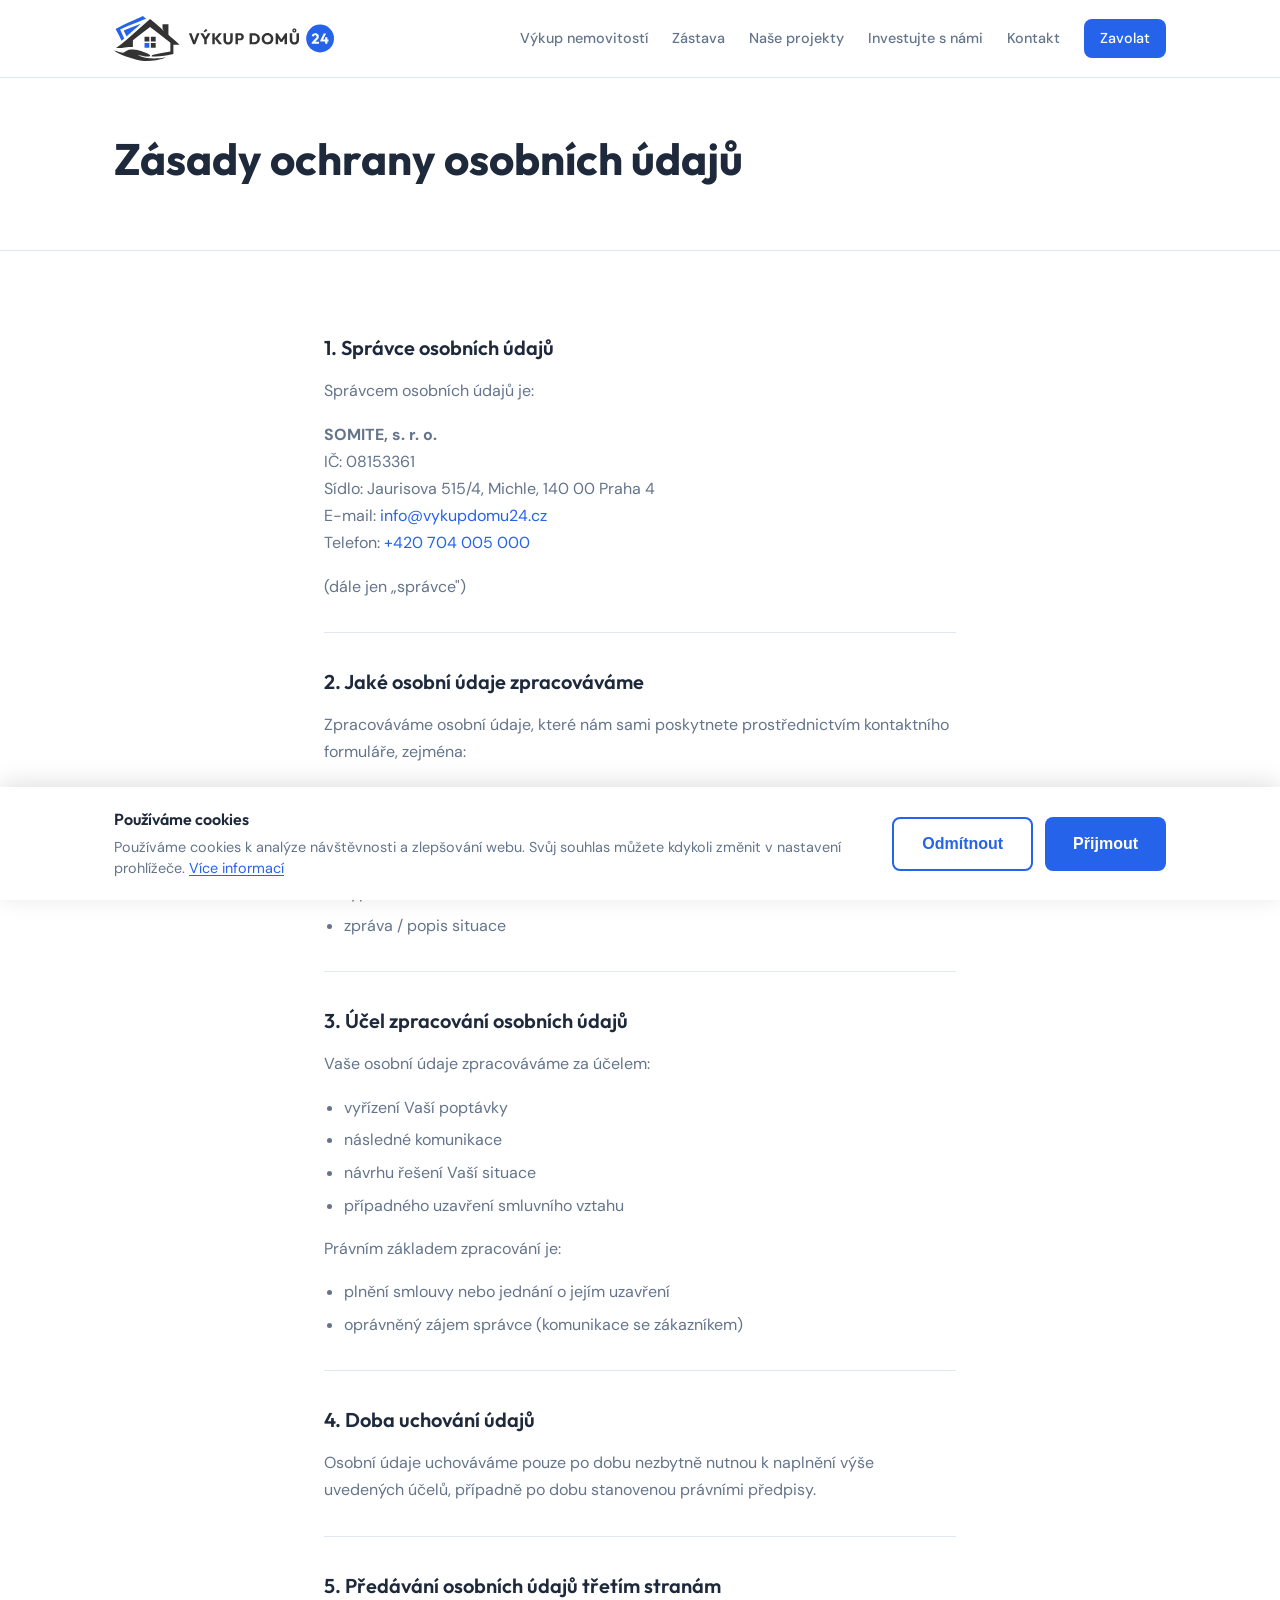
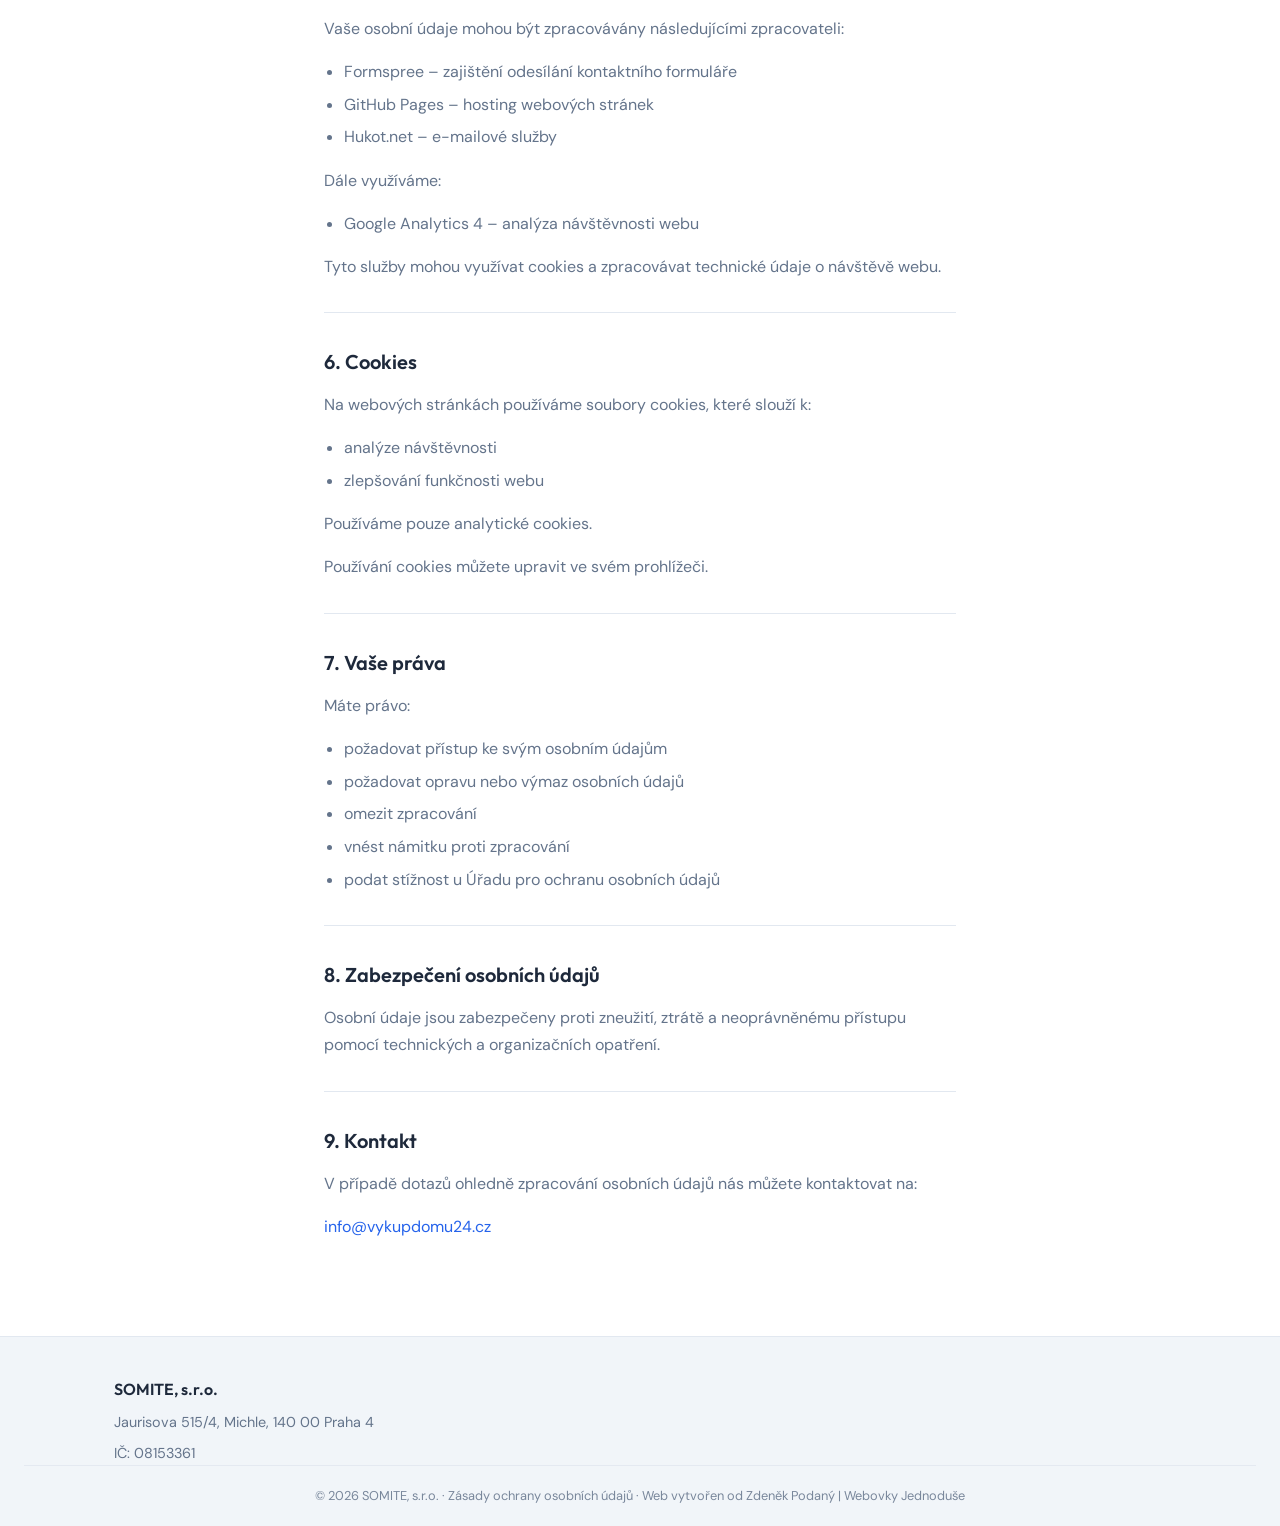
<file: soukromi.html>
<!DOCTYPE html>
<html lang="cs">
<head>
    <meta charset="UTF-8">
    <meta name="viewport" content="width=device-width, initial-scale=1.0">
    <!-- Google tag (gtag.js) -->
    <script async src="https://www.googletagmanager.com/gtag/js?id=G-JQGGBW0WTH"></script>
    <script>
      window.dataLayer = window.dataLayer || [];
      function gtag(){dataLayer.push(arguments);}
      gtag('consent', 'default', { 'analytics_storage': 'denied' });
      gtag('js', new Date());
      gtag('config', 'G-JQGGBW0WTH');
    </script>
    <title>Zásady ochrany osobních údajů | Výkup domů 24</title>
    <meta name="description" content="Zásady ochrany osobních údajů společnosti SOMITE, s.r.o. Informace o zpracování osobních údajů na webu vykupdomu24.cz.">
    <meta property="og:type" content="website">
    <meta property="og:title" content="Zásady ochrany osobních údajů | Výkup domů 24">
    <meta property="og:description" content="Zásady ochrany osobních údajů společnosti SOMITE, s.r.o.">
    <meta property="og:image" content="https://vykupdomu24.cz/img/og-img-homepage.jpg">
    <meta property="og:url" content="https://vykupdomu24.cz/soukromi.html">
    <meta property="og:site_name" content="Výkup domů 24">
    <meta property="og:locale" content="cs_CZ">
    <link rel="canonical" href="https://vykupdomu24.cz/soukromi.html">
    <meta name="robots" content="index, follow">
    <meta name="theme-color" content="#2563eb">
    <link rel="icon" type="image/svg+xml" href="icon.svg">
    <link rel="icon" type="image/x-icon" href="favicon.ico">
    <link rel="apple-touch-icon" href="apple-touch-icon.png">
    <link rel="preconnect" href="https://fonts.googleapis.com">
    <link rel="preconnect" href="https://fonts.gstatic.com" crossorigin>
    <link href="https://fonts.googleapis.com/css2?family=DM+Sans:ital,opsz,wght@0,9..40,400;0,9..40,500;0,9..40,600;0,9..40,700&family=Outfit:wght@500;600;700&display=swap" rel="stylesheet">
    <link rel="stylesheet" href="styles.css">
</head>
<body>
    <div class="nav-overlay" aria-hidden="true"></div>
    <header class="header">
        <div class="container">
            <a href="index.html" class="logo"><img src="img/logo.svg" alt="Výkup domů 24" class="logo-img logo-img--desktop"><img src="img/weblogo-mobile.svg" alt="Výkup domů 24" class="logo-img logo-img--mobile"></a>
            <a href="tel:+420739602598" class="nav-phone-mobile" aria-label="Zavolat">Zavolat</a>
            <button class="nav-burger" aria-label="Otevřít menu" aria-expanded="false">
                <span></span>
                <span></span>
                <span></span>
            </button>
            <nav class="nav">
                <a href="index.html#vykup">Výkup nemovitostí</a>
                <a href="zastava.html">Zástava</a>
                <a href="projekty.html">Naše projekty</a>
                <a href="investice.html">Investujte s námi</a>
                <a href="index.html#kontakt">Kontakt</a>
                <a href="tel:+420739602598" class="nav-phone">Zavolat</a>
            </nav>
        </div>
    </header>

    <main class="page-main">
        <section class="page-hero">
            <div class="container">
                <h1 class="page-title">Zásady ochrany osobních údajů</h1>
            </div>
        </section>

        <section class="section">
            <div class="container container--narrow">
                <div class="privacy-content">
                    <h2>1. Správce osobních údajů</h2>
                    <p>Správcem osobních údajů je:</p>
                    <p><strong>SOMITE, s. r. o.</strong><br>
                    IČ: 08153361<br>
                    Sídlo: Jaurisova 515/4, Michle, 140 00 Praha 4<br>
                    E-mail: <a href="mailto:info@vykupdomu24.cz">info@vykupdomu24.cz</a><br>
                    Telefon: <a href="tel:+420704005000">+420 704 005 000</a></p>
                    <p>(dále jen „správce")</p>

                    <hr class="privacy-hr">

                    <h2>2. Jaké osobní údaje zpracováváme</h2>
                    <p>Zpracováváme osobní údaje, které nám sami poskytnete prostřednictvím kontaktního formuláře, zejména:</p>
                    <ul>
                        <li>jméno a příjmení</li>
                        <li>telefonní číslo</li>
                        <li>e-mailová adresa</li>
                        <li>typ nemovitosti</li>
                        <li>zpráva / popis situace</li>
                    </ul>

                    <hr class="privacy-hr">

                    <h2>3. Účel zpracování osobních údajů</h2>
                    <p>Vaše osobní údaje zpracováváme za účelem:</p>
                    <ul>
                        <li>vyřízení Vaší poptávky</li>
                        <li>následné komunikace</li>
                        <li>návrhu řešení Vaší situace</li>
                        <li>případného uzavření smluvního vztahu</li>
                    </ul>
                    <p>Právním základem zpracování je:</p>
                    <ul>
                        <li>plnění smlouvy nebo jednání o jejím uzavření</li>
                        <li>oprávněný zájem správce (komunikace se zákazníkem)</li>
                    </ul>

                    <hr class="privacy-hr">

                    <h2>4. Doba uchování údajů</h2>
                    <p>Osobní údaje uchováváme pouze po dobu nezbytně nutnou k naplnění výše uvedených účelů, případně po dobu stanovenou právními předpisy.</p>

                    <hr class="privacy-hr">

                    <h2>5. Předávání osobních údajů třetím stranám</h2>
                    <p>Vaše osobní údaje mohou být zpracovávány následujícími zpracovateli:</p>
                    <ul>
                        <li>Formspree – zajištění odesílání kontaktního formuláře</li>
                        <li>GitHub Pages – hosting webových stránek</li>
                        <li>Hukot.net – e-mailové služby</li>
                    </ul>
                    <p>Dále využíváme:</p>
                    <ul>
                        <li>Google Analytics 4 – analýza návštěvnosti webu</li>
                    </ul>
                    <p>Tyto služby mohou využívat cookies a zpracovávat technické údaje o návštěvě webu.</p>

                    <hr class="privacy-hr">

                    <h2>6. Cookies</h2>
                    <p>Na webových stránkách používáme soubory cookies, které slouží k:</p>
                    <ul>
                        <li>analýze návštěvnosti</li>
                        <li>zlepšování funkčnosti webu</li>
                    </ul>
                    <p>Používáme pouze analytické cookies.</p>
                    <p>Používání cookies můžete upravit ve svém prohlížeči.</p>

                    <hr class="privacy-hr">

                    <h2>7. Vaše práva</h2>
                    <p>Máte právo:</p>
                    <ul>
                        <li>požadovat přístup ke svým osobním údajům</li>
                        <li>požadovat opravu nebo výmaz osobních údajů</li>
                        <li>omezit zpracování</li>
                        <li>vnést námitku proti zpracování</li>
                        <li>podat stížnost u Úřadu pro ochranu osobních údajů</li>
                    </ul>

                    <hr class="privacy-hr">

                    <h2>8. Zabezpečení osobních údajů</h2>
                    <p>Osobní údaje jsou zabezpečeny proti zneužití, ztrátě a neoprávněnému přístupu pomocí technických a organizačních opatření.</p>

                    <hr class="privacy-hr">

                    <h2>9. Kontakt</h2>
                    <p>V případě dotazů ohledně zpracování osobních údajů nás můžete kontaktovat na:</p>
                    <p><a href="mailto:info@vykupdomu24.cz">info@vykupdomu24.cz</a></p>
                </div>
            </div>
        </section>
    </main>

    <footer class="footer">
        <div class="container footer-inner">
            <div class="footer-company">
                <p class="footer-name">SOMITE, s.r.o.</p>
                <address class="footer-address">
                    <a href="https://www.google.com/maps/search/?api=1&query=Jaurisova+515%2F4%2C+140+00+Praha+4" target="_blank" rel="noopener noreferrer" title="Zobrazit na mapě">Jaurisova 515/4, Michle, 140 00 Praha 4</a>
                </address>
                <p class="footer-id">IČ: <a href="https://ares.gov.cz/ekonomicke-subjekty/res/08153361" target="_blank" rel="noopener noreferrer" title="Ověřit v registru ARES">08153361</a></p>
            </div>
        </div>
        <p class="footer-bottom">© 2026 SOMITE, s.r.o. · <a href="soukromi.html">Zásady ochrany osobních údajů</a> · <a href="https://zdenekpodany.cz" target="_blank" rel="noopener noreferrer">Web vytvořen od Zdeněk Podaný | Webovky Jednoduše</a></p>
    </footer>

    <div id="cookieBar" class="cookie-bar" role="dialog" aria-labelledby="cookieBarTitle" aria-describedby="cookieBarDesc" aria-live="polite">
        <div class="cookie-bar-inner container">
            <div class="cookie-bar-content">
                <h2 id="cookieBarTitle" class="cookie-bar-title">Používáme cookies</h2>
                <p id="cookieBarDesc" class="cookie-bar-text">Používáme cookies k analýze návštěvnosti a zlepšování webu. Svůj souhlas můžete kdykoli změnit v nastavení prohlížeče. <a href="soukromi.html">Více informací</a></p>
            </div>
            <div class="cookie-bar-actions">
                <button type="button" class="btn btn-outline cookie-bar-btn" data-action="reject" aria-label="Odmítnout cookies">Odmítnout</button>
                <button type="button" class="btn btn-primary cookie-bar-btn" data-action="accept" aria-label="Přijmout cookies">Přijmout</button>
            </div>
        </div>
    </div>

    <script src="script.js"></script>
</body>
</html>
</file>
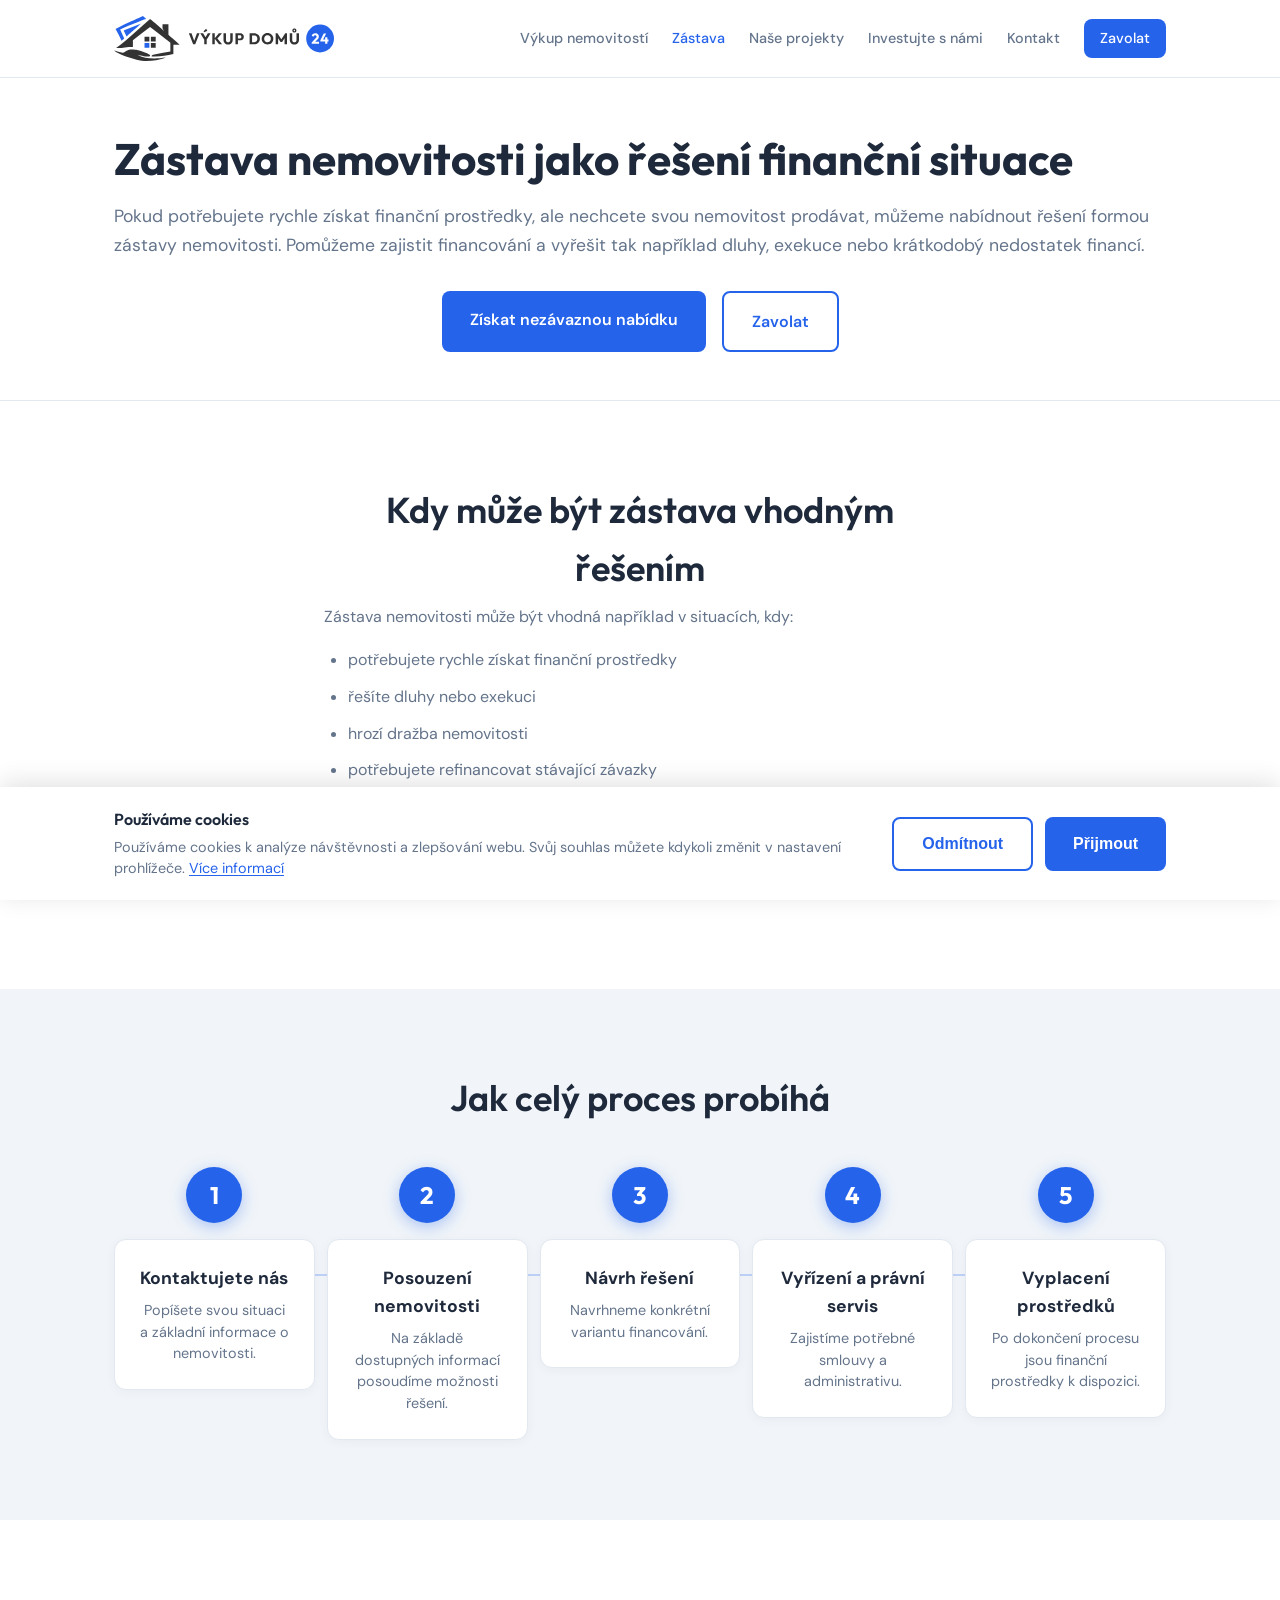
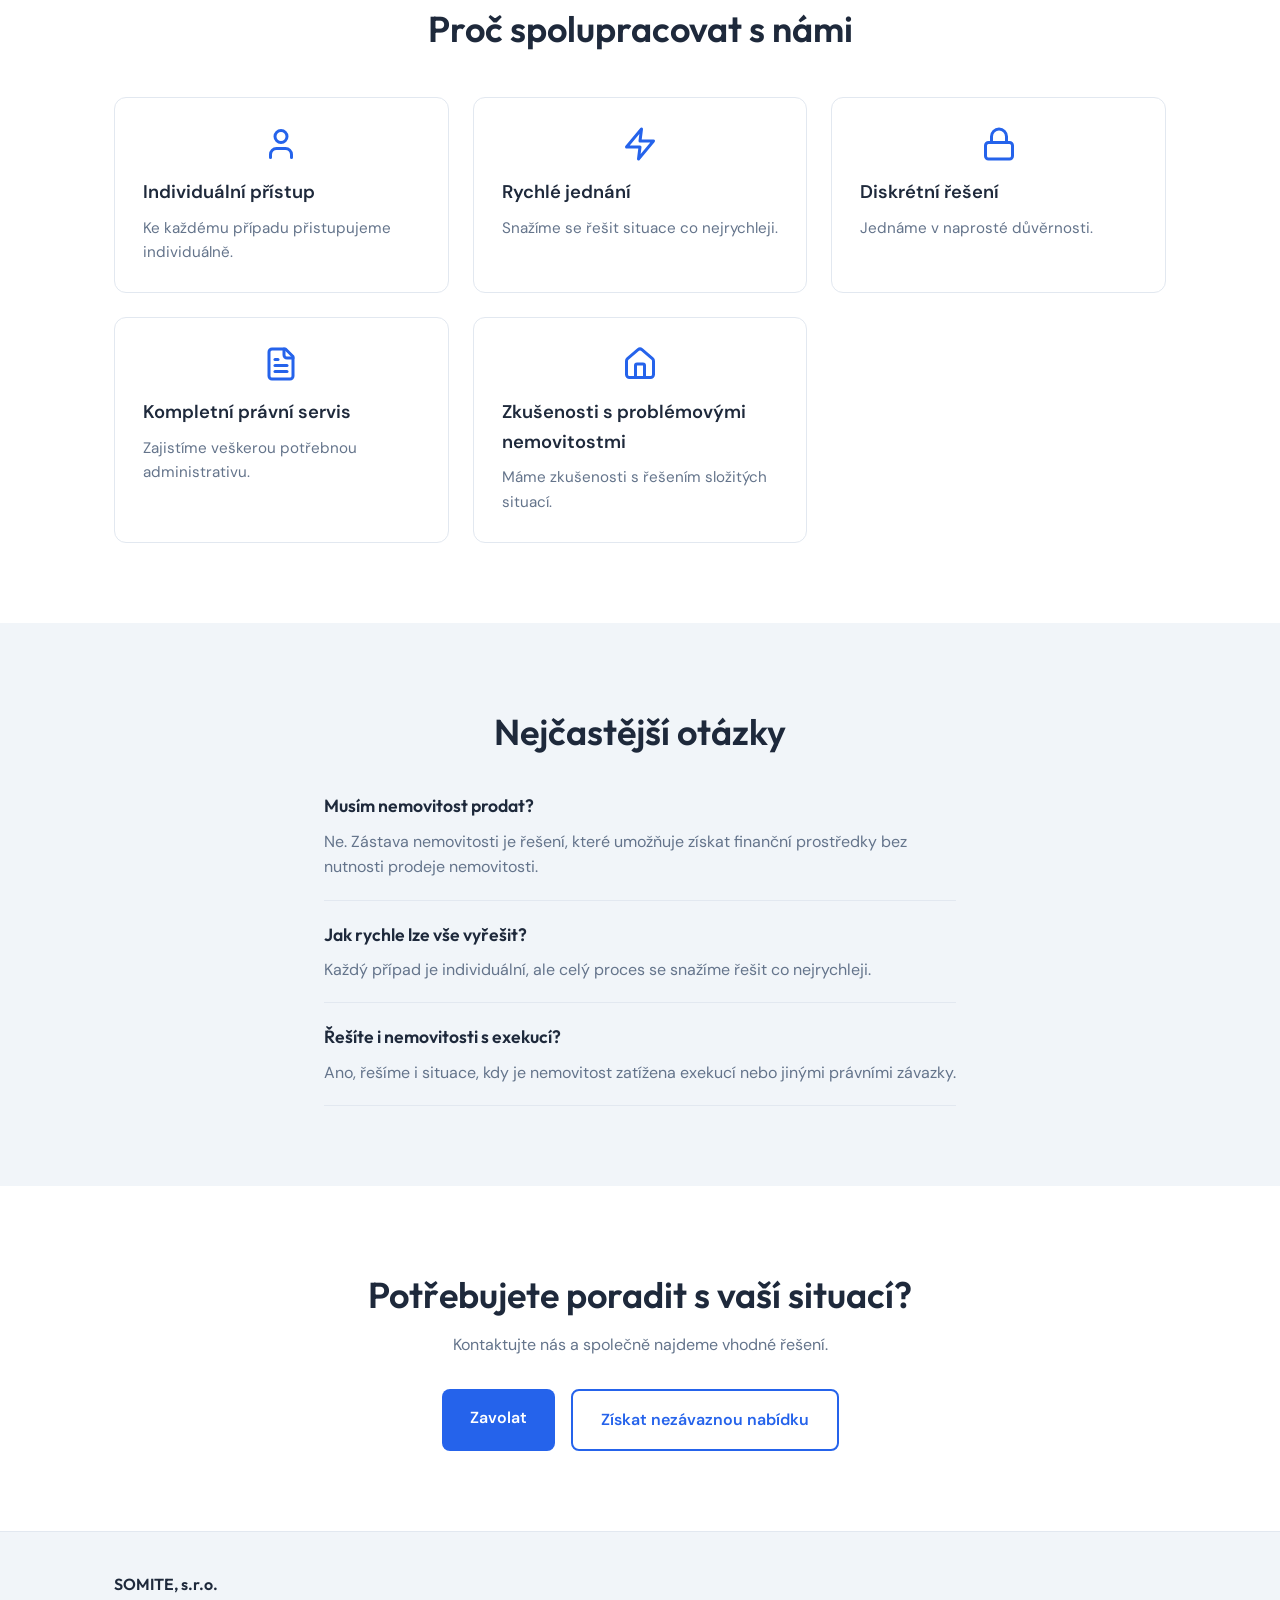
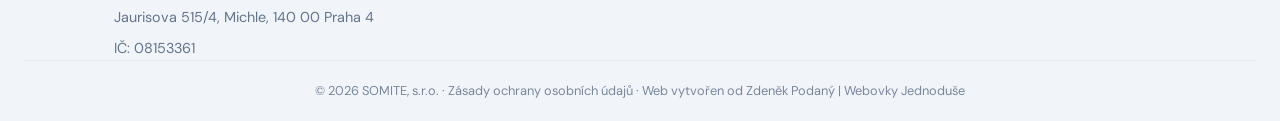
<file: zastava.html>
<!DOCTYPE html>
<html lang="cs">
<head>
    <meta charset="UTF-8">
    <meta name="viewport" content="width=device-width, initial-scale=1.0">
    <!-- Google tag (gtag.js) -->
    <script async src="https://www.googletagmanager.com/gtag/js?id=G-JQGGBW0WTH"></script>
    <script>
      window.dataLayer = window.dataLayer || [];
      function gtag(){dataLayer.push(arguments);}
      gtag('consent', 'default', { 'analytics_storage': 'denied' });
      gtag('js', new Date());
      gtag('config', 'G-JQGGBW0WTH');
    </script>
    <title>Zástava nemovitosti | Výkup domů 24</title>
    <meta name="description" content="Rychle získat finance bez prodeje nemovitosti? Zástava nemovitosti je řešení pro dluhy, exekuce nebo krátkodobý nedostatek financí. Individuální přístup a rychlé jednání.">
    <meta property="og:type" content="website">
    <meta property="og:title" content="Zástava nemovitosti | Výkup domů 24">
    <meta property="og:description" content="Rychle získat finance bez prodeje nemovitosti? Zástava nemovitosti je řešení pro dluhy, exekuce nebo krátkodobý nedostatek financí.">
    <meta property="og:image" content="https://vykupdomu24.cz/img/og-img-zastava.jpg">
    <meta property="og:url" content="https://vykupdomu24.cz/zastava.html">
    <meta property="og:site_name" content="Výkup domů 24">
    <meta property="og:locale" content="cs_CZ">
    <link rel="canonical" href="https://vykupdomu24.cz/zastava.html">
    <meta name="robots" content="index, follow">
    <meta name="theme-color" content="#2563eb">
    <script type="application/ld+json">
    {"@context":"https://schema.org","@type":"WebPage","name":"Zástava nemovitosti | Výkup domů 24","description":"Rychle získat finance bez prodeje nemovitosti? Zástava nemovitosti je řešení pro dluhy, exekuce nebo krátkodobý nedostatek financí.","url":"https://vykupdomu24.cz/zastava.html","dateModified":"2026-03-18","publisher":{"@type":"Organization","name":"SOMITE, s.r.o.","taxID":"08153361","url":"https://vykupdomu24.cz"}}
    </script>
    <meta name="twitter:card" content="summary_large_image">
    <meta name="twitter:title" content="Zástava nemovitosti | Výkup domů 24">
    <meta name="twitter:description" content="Rychle získat finance bez prodeje nemovitosti? Zástava nemovitosti je řešení pro dluhy, exekuce nebo krátkodobý nedostatek financí.">
    <link rel="icon" type="image/svg+xml" href="icon.svg">
    <link rel="icon" type="image/x-icon" href="favicon.ico">
    <link rel="apple-touch-icon" href="apple-touch-icon.png">
    <link rel="preconnect" href="https://fonts.googleapis.com">
    <link rel="preconnect" href="https://fonts.gstatic.com" crossorigin>
    <link href="https://fonts.googleapis.com/css2?family=DM+Sans:ital,opsz,wght@0,9..40,400;0,9..40,500;0,9..40,600;0,9..40,700;1,9..40,400&family=Outfit:wght@500;600;700&display=swap" rel="stylesheet">
    <link rel="stylesheet" href="styles.css">
</head>
<body>
    <div class="nav-overlay" aria-hidden="true"></div>
    <header class="header">
        <div class="container">
            <a href="index.html" class="logo"><img src="img/logo.svg" alt="Výkup domů 24" class="logo-img logo-img--desktop"><img src="img/weblogo-mobile.svg" alt="Výkup domů 24" class="logo-img logo-img--mobile"></a>
            <a href="tel:+420739602598" class="nav-phone-mobile" aria-label="Zavolat">Zavolat</a>
            <button class="nav-burger" aria-label="Otevřít menu" aria-expanded="false">
                <span></span>
                <span></span>
                <span></span>
            </button>
            <nav class="nav">
                <a href="index.html#vykup">Výkup nemovitostí</a>
                <a href="zastava.html" class="nav-active">Zástava</a>
                <a href="projekty.html">Naše projekty</a>
                <a href="investice.html">Investujte s námi</a>
                <a href="index.html#kontakt">Kontakt</a>
                <a href="tel:+420739602598" class="nav-phone">Zavolat</a>
            </nav>
        </div>
    </header>

    <main class="page-main">
        <section class="page-hero">
            <div class="container">
                <h1 class="page-title">Zástava nemovitosti jako řešení finanční situace</h1>
                <p class="page-subtitle">Pokud potřebujete rychle získat finanční prostředky, ale nechcete svou nemovitost prodávat, můžeme nabídnout řešení formou zástavy nemovitosti. Pomůžeme zajistit financování a vyřešit tak například dluhy, exekuce nebo krátkodobý nedostatek financí.</p>
                <div class="page-hero-cta">
                    <a href="index.html#kontakt" class="btn btn-primary">Získat nezávaznou nabídku</a>
                    <a href="tel:+420704005000" class="btn btn-outline">Zavolat</a>
                </div>
            </div>
        </section>

        <section class="section">
            <div class="container container--narrow">
                <h2 class="section-title">Kdy může být zástava vhodným řešením</h2>
                <p class="section-subtitle" style="text-align: left; margin-bottom: 1rem;">Zástava nemovitosti může být vhodná například v situacích, kdy:</p>
                <ul class="zastava-list">
                    <li>potřebujete rychle získat finanční prostředky</li>
                    <li>řešíte dluhy nebo exekuci</li>
                    <li>hrozí dražba nemovitosti</li>
                    <li>potřebujete refinancovat stávající závazky</li>
                    <li>nechcete nemovitost prodávat</li>
                </ul>
                <p class="page-content" style="margin-top: 1.5rem;">Každý případ posuzujeme individuálně a snažíme se najít řešení odpovídající konkrétní situaci.</p>
            </div>
        </section>

        <section class="section section--alt">
            <div class="container">
                <h2 class="section-title">Jak celý proces probíhá</h2>
                <div class="process-timeline">
                    <div class="process-timeline-step">
                        <div class="process-timeline-number">1</div>
                        <div class="process-timeline-content">
                            <h3>Kontaktujete nás</h3>
                            <p>Popíšete svou situaci a základní informace o nemovitosti.</p>
                        </div>
                    </div>
                    <div class="process-timeline-connector"></div>
                    <div class="process-timeline-step">
                        <div class="process-timeline-number">2</div>
                        <div class="process-timeline-content">
                            <h3>Posouzení nemovitosti</h3>
                            <p>Na základě dostupných informací posoudíme možnosti řešení.</p>
                        </div>
                    </div>
                    <div class="process-timeline-connector"></div>
                    <div class="process-timeline-step">
                        <div class="process-timeline-number">3</div>
                        <div class="process-timeline-content">
                            <h3>Návrh řešení</h3>
                            <p>Navrhneme konkrétní variantu financování.</p>
                        </div>
                    </div>
                    <div class="process-timeline-connector"></div>
                    <div class="process-timeline-step">
                        <div class="process-timeline-number">4</div>
                        <div class="process-timeline-content">
                            <h3>Vyřízení a právní servis</h3>
                            <p>Zajistíme potřebné smlouvy a administrativu.</p>
                        </div>
                    </div>
                    <div class="process-timeline-connector"></div>
                    <div class="process-timeline-step">
                        <div class="process-timeline-number">5</div>
                        <div class="process-timeline-content">
                            <h3>Vyplacení prostředků</h3>
                            <p>Po dokončení procesu jsou finanční prostředky k dispozici.</p>
                        </div>
                    </div>
                </div>
            </div>
        </section>

        <section class="section">
            <div class="container">
                <h2 class="section-title">Proč spolupracovat s námi</h2>
                <div class="invest-benefits">
                    <div class="invest-benefit">
                        <span class="invest-benefit-icon invest-benefit-icon--svg"><svg xmlns="http://www.w3.org/2000/svg" width="24" height="24" viewBox="0 0 24 24" fill="none" stroke="currentColor" stroke-width="2" stroke-linecap="round" stroke-linejoin="round"><path d="M19 21v-2a4 4 0 0 0-4-4H9a4 4 0 0 0-4 4v2"/><path d="M12 11a4 4 0 1 0 0-8 4 4 0 0 0 0 8"/></svg></span>
                        <h3>Individuální přístup</h3>
                        <p>Ke každému případu přistupujeme individuálně.</p>
                    </div>
                    <div class="invest-benefit">
                        <span class="invest-benefit-icon invest-benefit-icon--svg"><svg xmlns="http://www.w3.org/2000/svg" width="24" height="24" viewBox="0 0 24 24" fill="none" stroke="currentColor" stroke-width="2" stroke-linecap="round" stroke-linejoin="round"><path d="M13 2 3 14h9l-1 8 10-12h-9l1-8z"/></svg></span>
                        <h3>Rychlé jednání</h3>
                        <p>Snažíme se řešit situace co nejrychleji.</p>
                    </div>
                    <div class="invest-benefit">
                        <span class="invest-benefit-icon invest-benefit-icon--svg"><svg xmlns="http://www.w3.org/2000/svg" width="24" height="24" viewBox="0 0 24 24" fill="none" stroke="currentColor" stroke-width="2" stroke-linecap="round" stroke-linejoin="round"><rect width="18" height="11" x="3" y="11" rx="2" ry="2"/><path d="M7 11V7a5 5 0 0 1 10 0v4"/></svg></span>
                        <h3>Diskrétní řešení</h3>
                        <p>Jednáme v naprosté důvěrnosti.</p>
                    </div>
                    <div class="invest-benefit">
                        <span class="invest-benefit-icon invest-benefit-icon--svg"><svg xmlns="http://www.w3.org/2000/svg" width="24" height="24" viewBox="0 0 24 24" fill="none" stroke="currentColor" stroke-width="2" stroke-linecap="round" stroke-linejoin="round"><path d="M15 2H6a2 2 0 0 0-2 2v16a2 2 0 0 0 2 2h12a2 2 0 0 0 2-2V7Z"/><path d="M14 2v4a2 2 0 0 0 2 2h4"/><path d="M10 9H8"/><path d="M16 13H8"/><path d="M16 17H8"/></svg></span>
                        <h3>Kompletní právní servis</h3>
                        <p>Zajistíme veškerou potřebnou administrativu.</p>
                    </div>
                    <div class="invest-benefit">
                        <span class="invest-benefit-icon invest-benefit-icon--svg"><svg xmlns="http://www.w3.org/2000/svg" width="24" height="24" viewBox="0 0 24 24" fill="none" stroke="currentColor" stroke-width="2" stroke-linecap="round" stroke-linejoin="round"><path d="M15 21v-8a1 1 0 0 0-1-1h-4a1 1 0 0 0-1 1v8"/><path d="M3 10a2 2 0 0 1 .709-1.528l7-5.999a2 2 0 0 1 2.582 0l7 5.999A2 2 0 0 1 21 10v9a2 2 0 0 1-2 2H5a2 2 0 0 1-2-2z"/></svg></span>
                        <h3>Zkušenosti s problémovými nemovitostmi</h3>
                        <p>Máme zkušenosti s řešením složitých situací.</p>
                    </div>
                </div>
            </div>
        </section>

        <section class="section section--alt">
            <div class="container container--narrow">
                <h2 class="section-title">Nejčastější otázky</h2>
                <dl class="faq-list">
                    <div class="faq-item">
                        <dt class="faq-question">Musím nemovitost prodat?</dt>
                        <dd class="faq-answer">Ne. Zástava nemovitosti je řešení, které umožňuje získat finanční prostředky bez nutnosti prodeje nemovitosti.</dd>
                    </div>
                    <div class="faq-item">
                        <dt class="faq-question">Jak rychle lze vše vyřešit?</dt>
                        <dd class="faq-answer">Každý případ je individuální, ale celý proces se snažíme řešit co nejrychleji.</dd>
                    </div>
                    <div class="faq-item">
                        <dt class="faq-question">Řešíte i nemovitosti s exekucí?</dt>
                        <dd class="faq-answer">Ano, řešíme i situace, kdy je nemovitost zatížena exekucí nebo jinými právními závazky.</dd>
                    </div>
                </dl>
            </div>
        </section>

        <section class="section">
            <div class="container text-center">
                <h2 class="section-title">Potřebujete poradit s vaší situací?</h2>
                <p class="section-subtitle">Kontaktujte nás a společně najdeme vhodné řešení.</p>
                <div class="page-hero-cta">
                    <a href="tel:+420704005000" class="btn btn-primary">Zavolat</a>
                    <a href="index.html#kontakt" class="btn btn-outline">Získat nezávaznou nabídku</a>
                </div>
            </div>
        </section>
    </main>

    <footer class="footer">
        <div class="container footer-inner">
            <div class="footer-company">
                <p class="footer-name">SOMITE, s.r.o.</p>
                <address class="footer-address">
                    <a href="https://www.google.com/maps/search/?api=1&query=Jaurisova+515%2F4%2C+140+00+Praha+4" target="_blank" rel="noopener noreferrer" title="Zobrazit na mapě">Jaurisova 515/4, Michle, 140 00 Praha 4</a>
                </address>
                <p class="footer-id">IČ: <a href="https://ares.gov.cz/ekonomicke-subjekty/res/08153361" target="_blank" rel="noopener noreferrer" title="Ověřit v registru ARES">08153361</a></p>
            </div>
        </div>
        <p class="footer-bottom">© 2026 SOMITE, s.r.o. · <a href="soukromi.html">Zásady ochrany osobních údajů</a> · <a href="https://zdenekpodany.cz" target="_blank" rel="noopener noreferrer">Web vytvořen od Zdeněk Podaný | Webovky Jednoduše</a></p>
    </footer>

    <div id="cookieBar" class="cookie-bar" role="dialog" aria-labelledby="cookieBarTitle" aria-describedby="cookieBarDesc" aria-live="polite">
        <div class="cookie-bar-inner container">
            <div class="cookie-bar-content">
                <h2 id="cookieBarTitle" class="cookie-bar-title">Používáme cookies</h2>
                <p id="cookieBarDesc" class="cookie-bar-text">Používáme cookies k analýze návštěvnosti a zlepšování webu. Svůj souhlas můžete kdykoli změnit v nastavení prohlížeče. <a href="soukromi.html">Více informací</a></p>
            </div>
            <div class="cookie-bar-actions">
                <button type="button" class="btn btn-outline cookie-bar-btn" data-action="reject" aria-label="Odmítnout cookies">Odmítnout</button>
                <button type="button" class="btn btn-primary cookie-bar-btn" data-action="accept" aria-label="Přijmout cookies">Přijmout</button>
            </div>
        </div>
    </div>

    <script src="script.js"></script>
</body>
</html>
</file>
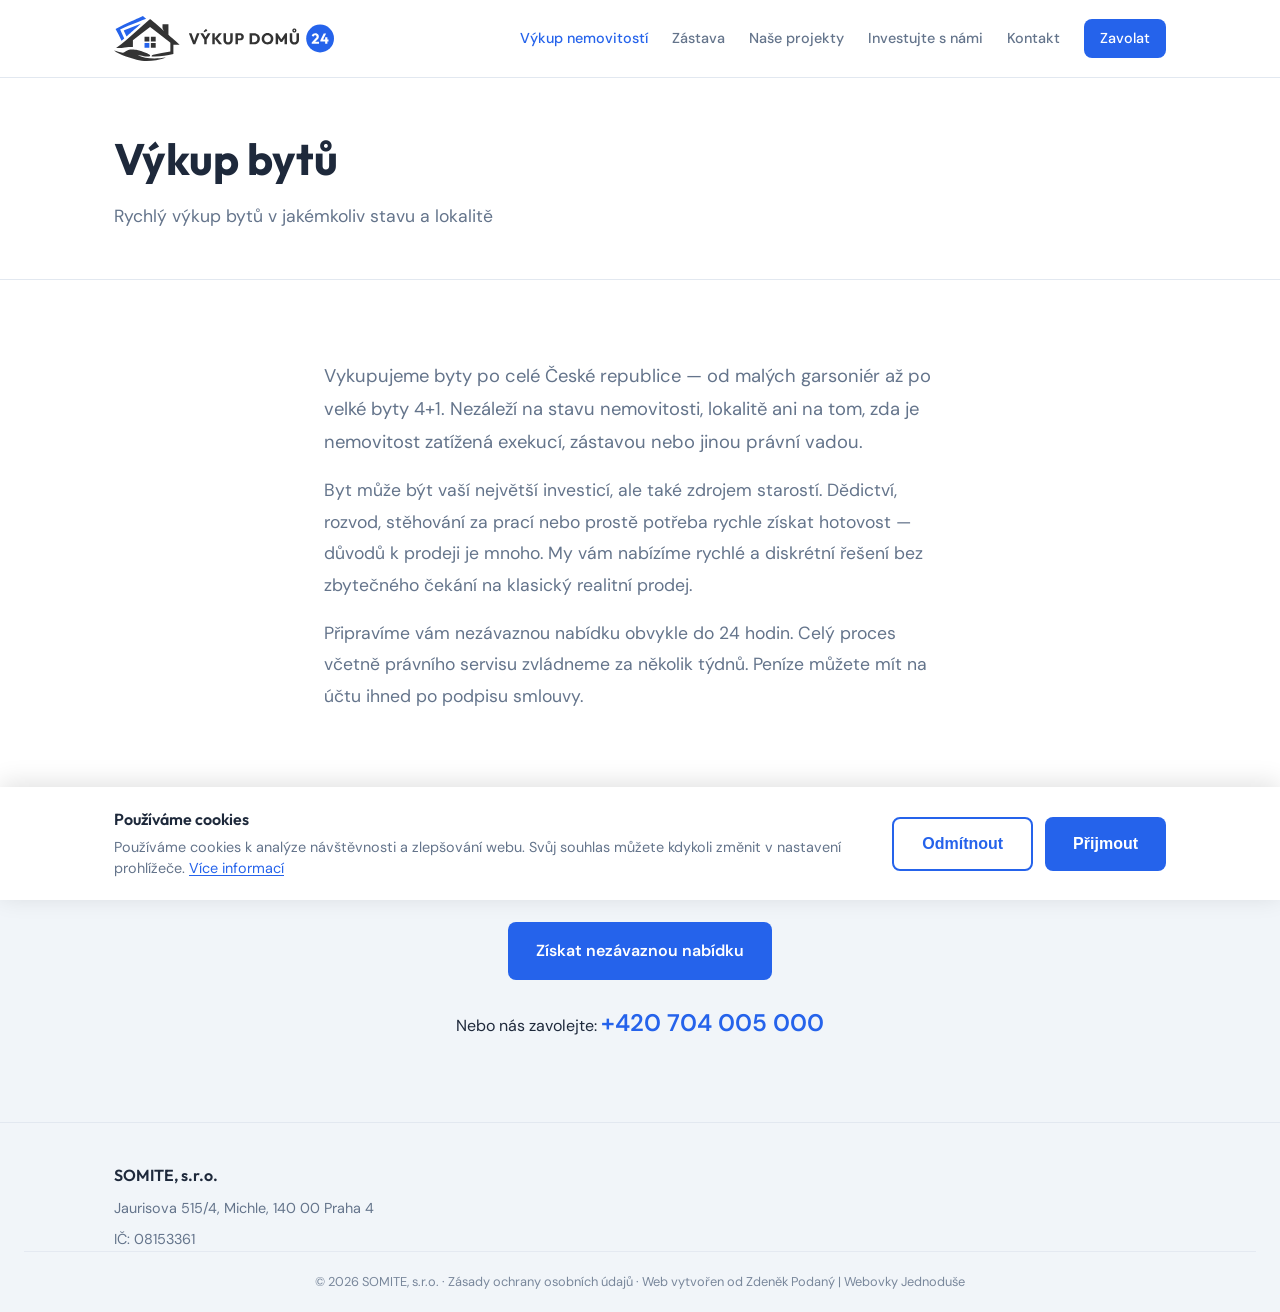
<file: vykup/byty.html>
<!DOCTYPE html>
<html lang="cs">
<head>
    <meta charset="UTF-8">
    <meta name="viewport" content="width=device-width, initial-scale=1.0">
    <!-- Google tag (gtag.js) -->
    <script async src="https://www.googletagmanager.com/gtag/js?id=G-JQGGBW0WTH"></script>
    <script>
      window.dataLayer = window.dataLayer || [];
      function gtag(){dataLayer.push(arguments);}
      gtag('consent', 'default', { 'analytics_storage': 'denied' });
      gtag('js', new Date());
      gtag('config', 'G-JQGGBW0WTH');
    </script>
    <title>Výkup bytů | Výkup domů 24</title>
    <meta name="description" content="Rychlý výkup bytů v jakémkoliv stavu a lokalitě. V celé České republice. Pomůžeme i s exekucí, zástavou nebo právní vadou. Nabídka obvykle do 24 hodin.">
    <meta property="og:type" content="website">
    <meta property="og:title" content="Výkup bytů | Výkup domů 24">
    <meta property="og:description" content="Rychlý výkup bytů v jakémkoliv stavu a lokalitě. Pomůžeme i s exekucí, zástavou nebo právní vadou.">
    <meta property="og:image" content="https://vykupdomu24.cz/img/og-img-byty.jpg">
    <meta property="og:url" content="https://vykupdomu24.cz/vykup/byty.html">
    <meta property="og:site_name" content="Výkup domů 24">
    <meta property="og:locale" content="cs_CZ">
    <link rel="canonical" href="https://vykupdomu24.cz/vykup/byty.html">
    <meta name="robots" content="index, follow">
    <meta name="theme-color" content="#2563eb">
    <script type="application/ld+json">
    {"@context":"https://schema.org","@type":"WebPage","name":"Výkup bytů | Výkup domů 24","description":"Rychlý výkup bytů v jakémkoliv stavu a lokalitě. Pomůžeme i s exekucí, zástavou nebo právní vadou.","url":"https://vykupdomu24.cz/vykup/byty.html","dateModified":"2026-03-18","publisher":{"@type":"Organization","name":"SOMITE, s.r.o.","taxID":"08153361","url":"https://vykupdomu24.cz"}}
    </script>
    <meta name="twitter:card" content="summary_large_image">
    <meta name="twitter:title" content="Výkup bytů | Výkup domů 24">
    <meta name="twitter:description" content="Rychlý výkup bytů v jakémkoliv stavu a lokalitě.">
    <link rel="icon" type="image/svg+xml" href="../icon.svg">
    <link rel="icon" type="image/x-icon" href="../favicon.ico">
    <link rel="apple-touch-icon" href="../apple-touch-icon.png">
    <link rel="preconnect" href="https://fonts.googleapis.com">
    <link rel="preconnect" href="https://fonts.gstatic.com" crossorigin>
    <link href="https://fonts.googleapis.com/css2?family=DM+Sans:ital,opsz,wght@0,9..40,400;0,9..40,500;0,9..40,600;0,9..40,700;1,9..40,400&family=Outfit:wght@500;600;700&display=swap" rel="stylesheet">
    <link rel="stylesheet" href="../styles.css">
</head>
<body>
    <div class="nav-overlay" aria-hidden="true"></div>
    <header class="header">
        <div class="container">
            <a href="../index.html" class="logo"><img src="../img/logo.svg" alt="Výkup domů 24" class="logo-img logo-img--desktop"><img src="../img/weblogo-mobile.svg" alt="Výkup domů 24" class="logo-img logo-img--mobile"></a>
            <a href="tel:+420704005000" class="nav-phone-mobile" aria-label="Zavolat">Zavolat</a>
            <button class="nav-burger" aria-label="Otevřít menu" aria-expanded="false">
                <span></span>
                <span></span>
                <span></span>
            </button>
            <nav class="nav">
                <a href="../index.html#vykup" class="nav-active">Výkup nemovitostí</a>
                <a href="../zastava.html">Zástava</a>
                <a href="../projekty.html">Naše projekty</a>
                <a href="../investice.html">Investujte s námi</a>
                <a href="../index.html#kontakt">Kontakt</a>
                <a href="tel:+420704005000" class="nav-phone">Zavolat</a>
            </nav>
        </div>
    </header>

    <main class="page-main">
        <section class="page-hero">
            <div class="container">
                <h1 class="page-title">Výkup bytů</h1>
                <p class="page-subtitle">Rychlý výkup bytů v jakémkoliv stavu a lokalitě</p>
            </div>
        </section>

        <section class="section">
            <div class="container container--narrow">
                <div class="page-content">
                    <p class="page-lead">Vykupujeme byty po celé České republice — od malých garsoniér až po velké byty 4+1. Nezáleží na stavu nemovitosti, lokalitě ani na tom, zda je nemovitost zatížená exekucí, zástavou nebo jinou právní vadou.</p>
                    <p>Byt může být vaší největší investicí, ale také zdrojem starostí. Dědictví, rozvod, stěhování za prací nebo prostě potřeba rychle získat hotovost — důvodů k prodeji je mnoho. My vám nabízíme rychlé a diskrétní řešení bez zbytečného čekání na klasický realitní prodej.</p>
                    <p>Připravíme vám nezávaznou nabídku obvykle do 24 hodin. Celý proces včetně právního servisu zvládneme za několik týdnů. Peníze můžete mít na účtu ihned po podpisu smlouvy.</p>
                </div>
            </div>
        </section>

        <section class="section section--alt">
            <div class="container text-center">
                <p class="section-subtitle">Máte byt k prodeji?</p>
                <a href="../index.html#kontakt" class="btn btn-primary">Získat nezávaznou nabídku</a>
                <p class="contact-phone" style="margin-top: 1.5rem;">Nebo nás zavolejte: <a href="tel:+420704005000">+420 704 005 000</a></p>
            </div>
        </section>
    </main>

    <footer class="footer">
        <div class="container footer-inner">
            <div class="footer-company">
                <p class="footer-name">SOMITE, s.r.o.</p>
                <address class="footer-address">
                    <a href="https://www.google.com/maps/search/?api=1&query=Jaurisova+515%2F4%2C+140+00+Praha+4" target="_blank" rel="noopener noreferrer" title="Zobrazit na mapě">Jaurisova 515/4, Michle, 140 00 Praha 4</a>
                </address>
                <p class="footer-id">IČ: <a href="https://ares.gov.cz/ekonomicke-subjekty/res/08153361" target="_blank" rel="noopener noreferrer" title="Ověřit v registru ARES">08153361</a></p>
            </div>
        </div>
        <p class="footer-bottom">© 2026 SOMITE, s.r.o. · <a href="../soukromi.html">Zásady ochrany osobních údajů</a> · <a href="https://zdenekpodany.cz" target="_blank" rel="noopener noreferrer">Web vytvořen od Zdeněk Podaný | Webovky Jednoduše</a></p>
    </footer>

    <div id="cookieBar" class="cookie-bar" role="dialog" aria-labelledby="cookieBarTitle" aria-describedby="cookieBarDesc" aria-live="polite">
        <div class="cookie-bar-inner container">
            <div class="cookie-bar-content">
                <h2 id="cookieBarTitle" class="cookie-bar-title">Používáme cookies</h2>
                <p id="cookieBarDesc" class="cookie-bar-text">Používáme cookies k analýze návštěvnosti a zlepšování webu. Svůj souhlas můžete kdykoli změnit v nastavení prohlížeče. <a href="../soukromi.html">Více informací</a></p>
            </div>
            <div class="cookie-bar-actions">
                <button type="button" class="btn btn-outline cookie-bar-btn" data-action="reject" aria-label="Odmítnout cookies">Odmítnout</button>
                <button type="button" class="btn btn-primary cookie-bar-btn" data-action="accept" aria-label="Přijmout cookies">Přijmout</button>
            </div>
        </div>
    </div>

    <script src="../script.js"></script>
</body>
</html>
</file>
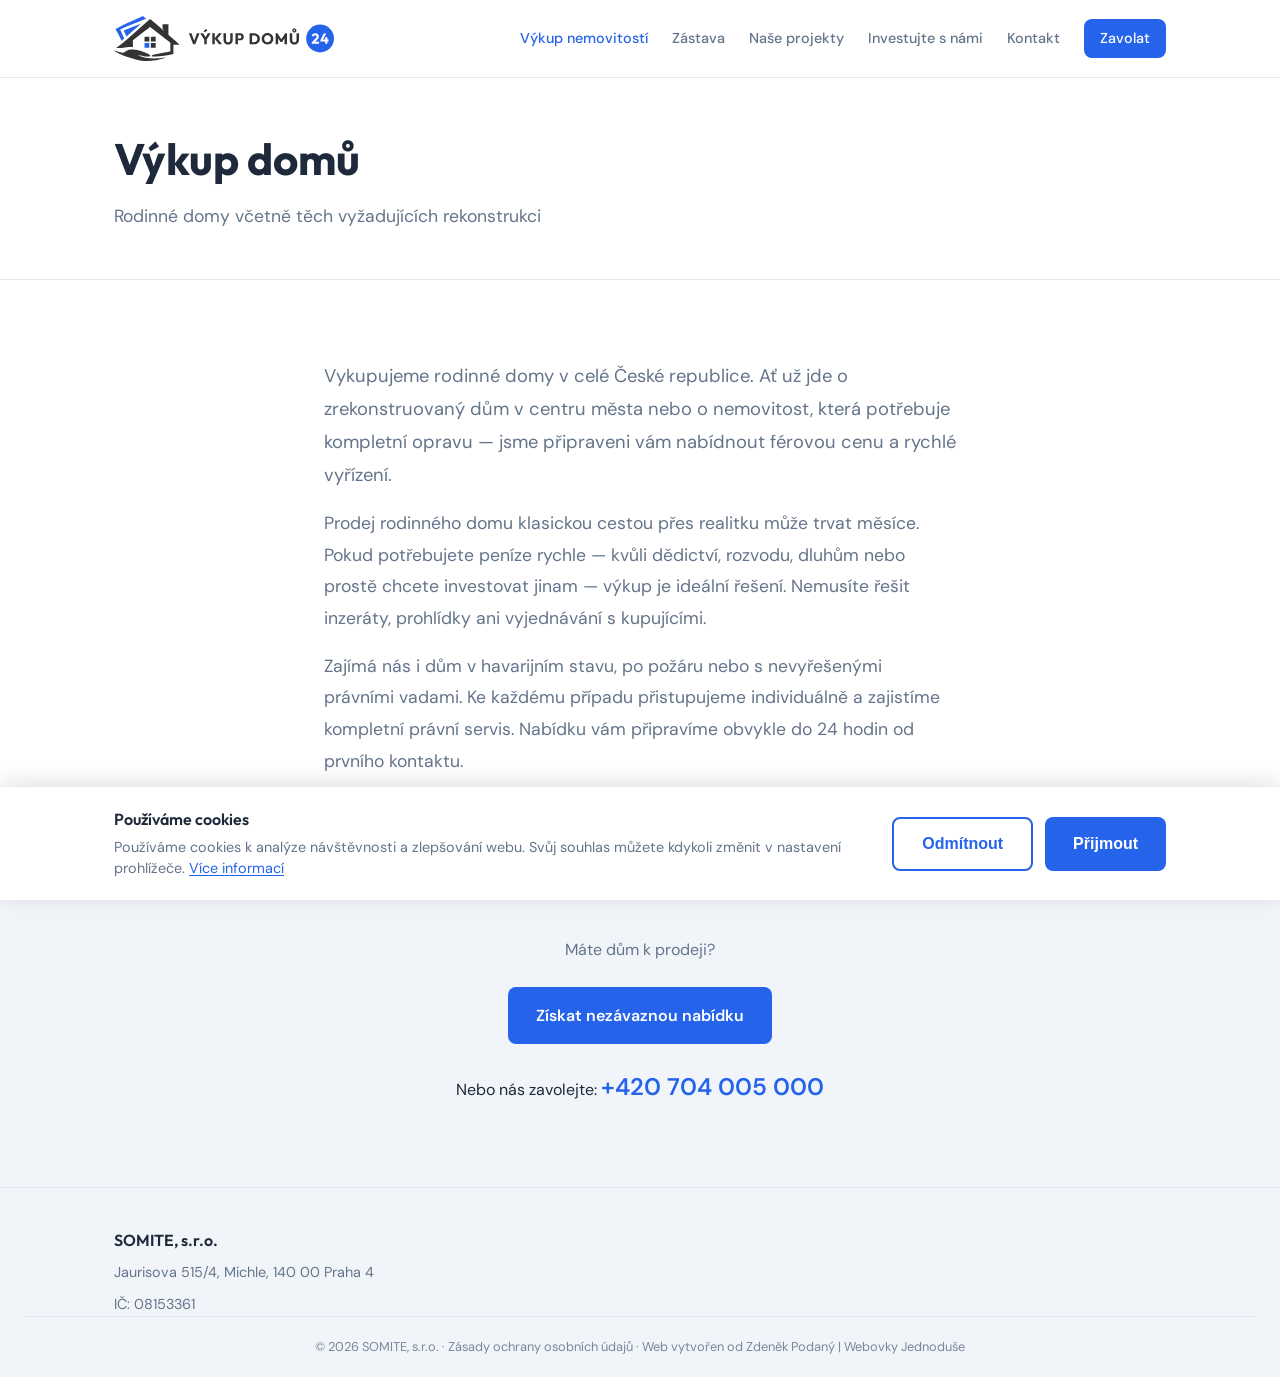
<file: vykup/domy.html>
<!DOCTYPE html>
<html lang="cs">
<head>
    <meta charset="UTF-8">
    <meta name="viewport" content="width=device-width, initial-scale=1.0">
    <!-- Google tag (gtag.js) -->
    <script async src="https://www.googletagmanager.com/gtag/js?id=G-JQGGBW0WTH"></script>
    <script>
      window.dataLayer = window.dataLayer || [];
      function gtag(){dataLayer.push(arguments);}
      gtag('consent', 'default', { 'analytics_storage': 'denied' });
      gtag('js', new Date());
      gtag('config', 'G-JQGGBW0WTH');
    </script>
    <title>Výkup domů | Výkup domů 24</title>
    <meta name="description" content="Vykupujeme rodinné domy v celé České republice. Včetně domů vyžadujících rekonstrukci, v havarijním stavu nebo s právní vadou. Rychlé vyřízení a férová cena.">
    <meta property="og:type" content="website">
    <meta property="og:title" content="Výkup domů | Výkup domů 24">
    <meta property="og:description" content="Vykupujeme rodinné domy v celé České republice. Včetně domů vyžadujících rekonstrukci, v havarijním stavu nebo s právní vadou.">
    <meta property="og:image" content="https://vykupdomu24.cz/img/og-img-domy.jpg">
    <meta property="og:url" content="https://vykupdomu24.cz/vykup/domy.html">
    <meta property="og:site_name" content="Výkup domů 24">
    <meta property="og:locale" content="cs_CZ">
    <link rel="canonical" href="https://vykupdomu24.cz/vykup/domy.html">
    <meta name="robots" content="index, follow">
    <meta name="theme-color" content="#2563eb">
    <script type="application/ld+json">
    {"@context":"https://schema.org","@type":"WebPage","name":"Výkup domů | Výkup domů 24","description":"Vykupujeme rodinné domy v celé České republice. Včetně domů vyžadujících rekonstrukci.","url":"https://vykupdomu24.cz/vykup/domy.html","dateModified":"2026-03-18","publisher":{"@type":"Organization","name":"SOMITE, s.r.o.","taxID":"08153361","url":"https://vykupdomu24.cz"}}
    </script>
    <meta name="twitter:card" content="summary_large_image">
    <meta name="twitter:title" content="Výkup domů | Výkup domů 24">
    <meta name="twitter:description" content="Vykupujeme rodinné domy v celé České republice. Včetně domů vyžadujících rekonstrukci.">
    <link rel="icon" type="image/svg+xml" href="../icon.svg">
    <link rel="icon" type="image/x-icon" href="../favicon.ico">
    <link rel="apple-touch-icon" href="../apple-touch-icon.png">
    <link rel="preconnect" href="https://fonts.googleapis.com">
    <link rel="preconnect" href="https://fonts.gstatic.com" crossorigin>
    <link href="https://fonts.googleapis.com/css2?family=DM+Sans:ital,opsz,wght@0,9..40,400;0,9..40,500;0,9..40,600;0,9..40,700;1,9..40,400&family=Outfit:wght@500;600;700&display=swap" rel="stylesheet">
    <link rel="stylesheet" href="../styles.css">
</head>
<body>
    <div class="nav-overlay" aria-hidden="true"></div>
    <header class="header">
        <div class="container">
            <a href="../index.html" class="logo"><img src="../img/logo.svg" alt="Výkup domů 24" class="logo-img logo-img--desktop"><img src="../img/weblogo-mobile.svg" alt="Výkup domů 24" class="logo-img logo-img--mobile"></a>
            <a href="tel:+420704005000" class="nav-phone-mobile" aria-label="Zavolat">Zavolat</a>
            <button class="nav-burger" aria-label="Otevřít menu" aria-expanded="false">
                <span></span>
                <span></span>
                <span></span>
            </button>
            <nav class="nav">
                <a href="../index.html#vykup" class="nav-active">Výkup nemovitostí</a>
                <a href="../zastava.html">Zástava</a>
                <a href="../projekty.html">Naše projekty</a>
                <a href="../investice.html">Investujte s námi</a>
                <a href="../index.html#kontakt">Kontakt</a>
                <a href="tel:+420704005000" class="nav-phone">Zavolat</a>
            </nav>
        </div>
    </header>

    <main class="page-main">
        <section class="page-hero">
            <div class="container">
                <h1 class="page-title">Výkup domů</h1>
                <p class="page-subtitle">Rodinné domy včetně těch vyžadujících rekonstrukci</p>
            </div>
        </section>

        <section class="section">
            <div class="container container--narrow">
                <div class="page-content">
                    <p class="page-lead">Vykupujeme rodinné domy v celé České republice. Ať už jde o zrekonstruovaný dům v centru města nebo o nemovitost, která potřebuje kompletní opravu — jsme připraveni vám nabídnout férovou cenu a rychlé vyřízení.</p>
                    <p>Prodej rodinného domu klasickou cestou přes realitku může trvat měsíce. Pokud potřebujete peníze rychle — kvůli dědictví, rozvodu, dluhům nebo prostě chcete investovat jinam — výkup je ideální řešení. Nemusíte řešit inzeráty, prohlídky ani vyjednávání s kupujícími.</p>
                    <p>Zajímá nás i dům v havarijním stavu, po požáru nebo s nevyřešenými právními vadami. Ke každému případu přistupujeme individuálně a zajistíme kompletní právní servis. Nabídku vám připravíme obvykle do 24 hodin od prvního kontaktu.</p>
                </div>
            </div>
        </section>

        <section class="section section--alt">
            <div class="container text-center">
                <p class="section-subtitle">Máte dům k prodeji?</p>
                <a href="../index.html#kontakt" class="btn btn-primary">Získat nezávaznou nabídku</a>
                <p class="contact-phone" style="margin-top: 1.5rem;">Nebo nás zavolejte: <a href="tel:+420704005000">+420 704 005 000</a></p>
            </div>
        </section>
    </main>

    <footer class="footer">
        <div class="container footer-inner">
            <div class="footer-company">
                <p class="footer-name">SOMITE, s.r.o.</p>
                <address class="footer-address">
                    <a href="https://www.google.com/maps/search/?api=1&query=Jaurisova+515%2F4%2C+140+00+Praha+4" target="_blank" rel="noopener noreferrer" title="Zobrazit na mapě">Jaurisova 515/4, Michle, 140 00 Praha 4</a>
                </address>
                <p class="footer-id">IČ: <a href="https://ares.gov.cz/ekonomicke-subjekty/res/08153361" target="_blank" rel="noopener noreferrer" title="Ověřit v registru ARES">08153361</a></p>
            </div>
        </div>
        <p class="footer-bottom">© 2026 SOMITE, s.r.o. · <a href="../soukromi.html">Zásady ochrany osobních údajů</a> · <a href="https://zdenekpodany.cz" target="_blank" rel="noopener noreferrer">Web vytvořen od Zdeněk Podaný | Webovky Jednoduše</a></p>
    </footer>

    <div id="cookieBar" class="cookie-bar" role="dialog" aria-labelledby="cookieBarTitle" aria-describedby="cookieBarDesc" aria-live="polite">
        <div class="cookie-bar-inner container">
            <div class="cookie-bar-content">
                <h2 id="cookieBarTitle" class="cookie-bar-title">Používáme cookies</h2>
                <p id="cookieBarDesc" class="cookie-bar-text">Používáme cookies k analýze návštěvnosti a zlepšování webu. Svůj souhlas můžete kdykoli změnit v nastavení prohlížeče. <a href="../soukromi.html">Více informací</a></p>
            </div>
            <div class="cookie-bar-actions">
                <button type="button" class="btn btn-outline cookie-bar-btn" data-action="reject" aria-label="Odmítnout cookies">Odmítnout</button>
                <button type="button" class="btn btn-primary cookie-bar-btn" data-action="accept" aria-label="Přijmout cookies">Přijmout</button>
            </div>
        </div>
    </div>

    <script src="../script.js"></script>
</body>
</html>
</file>
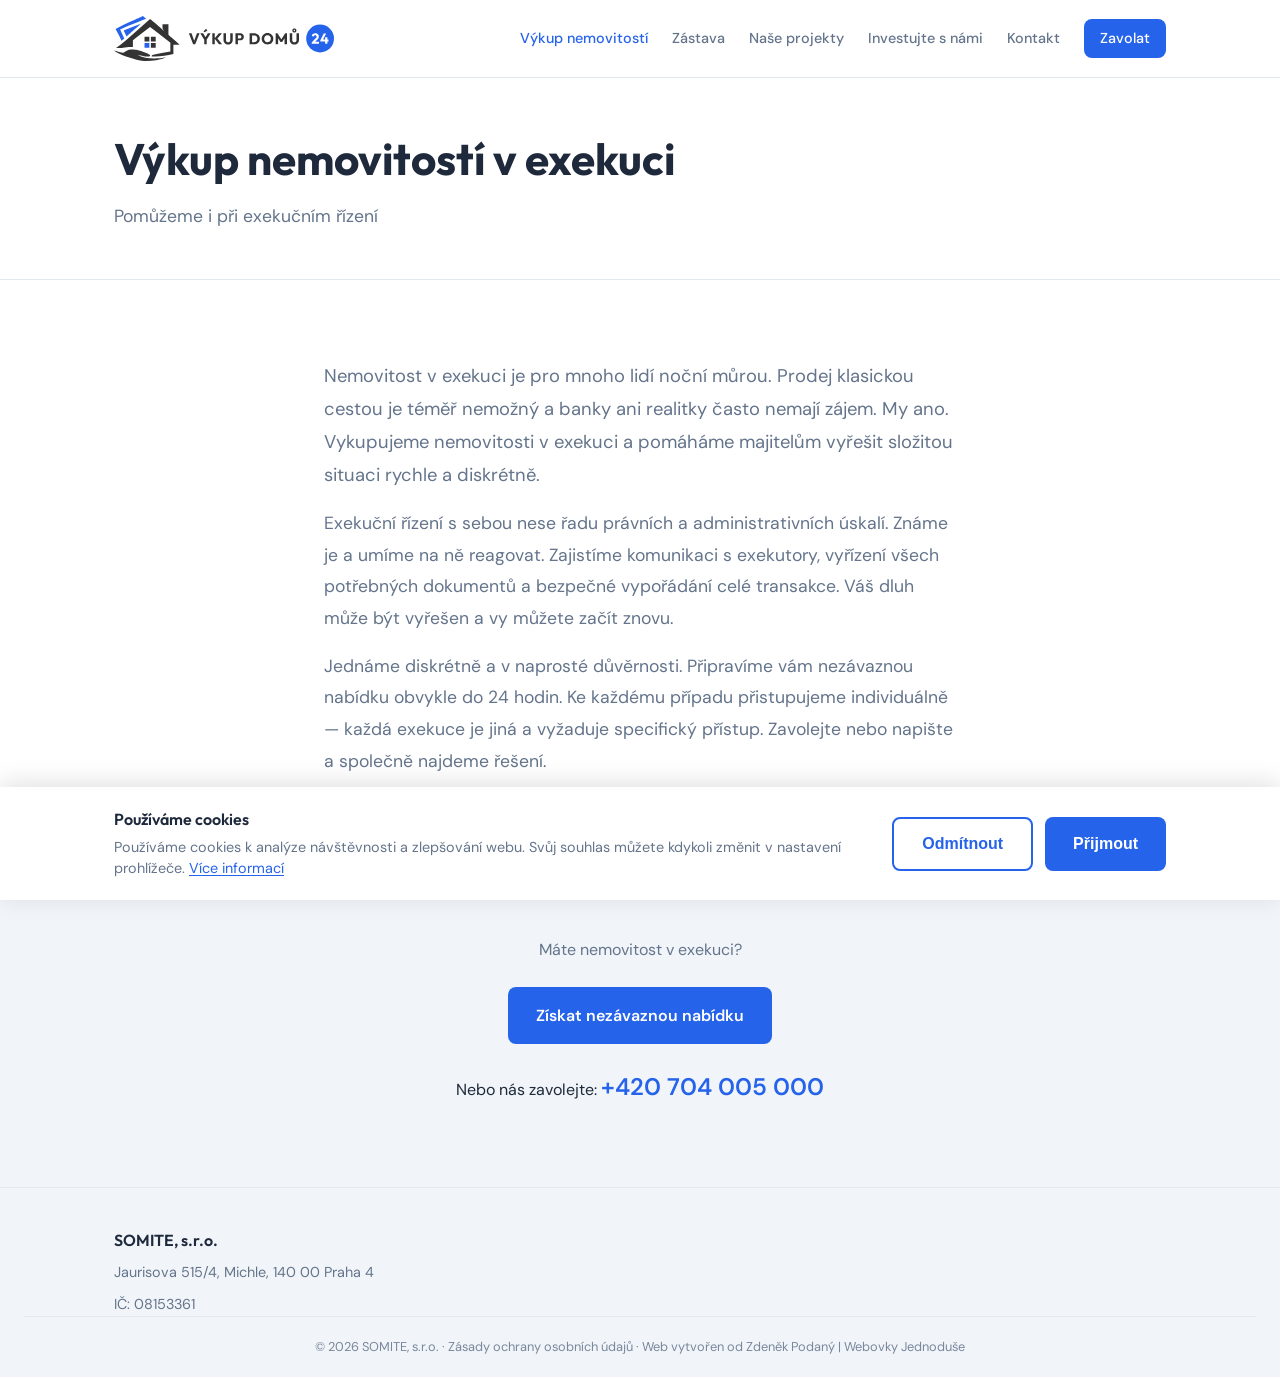
<file: vykup/exekuce.html>
<!DOCTYPE html>
<html lang="cs">
<head>
    <meta charset="UTF-8">
    <meta name="viewport" content="width=device-width, initial-scale=1.0">
    <!-- Google tag (gtag.js) -->
    <script async src="https://www.googletagmanager.com/gtag/js?id=G-JQGGBW0WTH"></script>
    <script>
      window.dataLayer = window.dataLayer || [];
      function gtag(){dataLayer.push(arguments);}
      gtag('consent', 'default', { 'analytics_storage': 'denied' });
      gtag('js', new Date());
      gtag('config', 'G-JQGGBW0WTH');
    </script>
    <title>Výkup nemovitostí v exekuci | Výkup domů 24</title>
    <meta name="description" content="Pomůžeme i při exekučním řízení. Vykupujeme nemovitosti zatížené exekucí. Diskréní jednání, kompletní právní servis a rychlé vyřízení.">
    <meta property="og:type" content="website">
    <meta property="og:title" content="Výkup nemovitostí v exekuci | Výkup domů 24">
    <meta property="og:description" content="Pomůžeme i při exekučním řízení. Vykupujeme nemovitosti zatížené exekucí. Diskréní jednání a kompletní právní servis.">
    <meta property="og:image" content="https://vykupdomu24.cz/img/og-img-exekuce.jpg">
    <meta property="og:url" content="https://vykupdomu24.cz/vykup/exekuce.html">
    <meta property="og:site_name" content="Výkup domů 24">
    <meta property="og:locale" content="cs_CZ">
    <link rel="canonical" href="https://vykupdomu24.cz/vykup/exekuce.html">
    <meta name="robots" content="index, follow">
    <meta name="theme-color" content="#2563eb">
    <script type="application/ld+json">
    {"@context":"https://schema.org","@type":"WebPage","name":"Výkup nemovitostí v exekuci | Výkup domů 24","description":"Pomůžeme i při exekučním řízení. Vykupujeme nemovitosti zatížené exekucí.","url":"https://vykupdomu24.cz/vykup/exekuce.html","dateModified":"2026-03-18","publisher":{"@type":"Organization","name":"SOMITE, s.r.o.","taxID":"08153361","url":"https://vykupdomu24.cz"}}
    </script>
    <meta name="twitter:card" content="summary_large_image">
    <meta name="twitter:title" content="Výkup nemovitostí v exekuci | Výkup domů 24">
    <meta name="twitter:description" content="Pomůžeme i při exekučním řízení. Vykupujeme nemovitosti zatížené exekucí.">
    <link rel="icon" type="image/svg+xml" href="../icon.svg">
    <link rel="icon" type="image/x-icon" href="../favicon.ico">
    <link rel="apple-touch-icon" href="../apple-touch-icon.png">
    <link rel="preconnect" href="https://fonts.googleapis.com">
    <link rel="preconnect" href="https://fonts.gstatic.com" crossorigin>
    <link href="https://fonts.googleapis.com/css2?family=DM+Sans:ital,opsz,wght@0,9..40,400;0,9..40,500;0,9..40,600;0,9..40,700;1,9..40,400&family=Outfit:wght@500;600;700&display=swap" rel="stylesheet">
    <link rel="stylesheet" href="../styles.css">
</head>
<body>
    <div class="nav-overlay" aria-hidden="true"></div>
    <header class="header">
        <div class="container">
            <a href="../index.html" class="logo"><img src="../img/logo.svg" alt="Výkup domů 24" class="logo-img logo-img--desktop"><img src="../img/weblogo-mobile.svg" alt="Výkup domů 24" class="logo-img logo-img--mobile"></a>
            <a href="tel:+420704005000" class="nav-phone-mobile" aria-label="Zavolat">Zavolat</a>
            <button class="nav-burger" aria-label="Otevřít menu" aria-expanded="false">
                <span></span>
                <span></span>
                <span></span>
            </button>
            <nav class="nav">
                <a href="../index.html#vykup" class="nav-active">Výkup nemovitostí</a>
                <a href="../zastava.html">Zástava</a>
                <a href="../projekty.html">Naše projekty</a>
                <a href="../investice.html">Investujte s námi</a>
                <a href="../index.html#kontakt">Kontakt</a>
                <a href="tel:+420704005000" class="nav-phone">Zavolat</a>
            </nav>
        </div>
    </header>

    <main class="page-main">
        <section class="page-hero">
            <div class="container">
                <h1 class="page-title">Výkup nemovitostí v exekuci</h1>
                <p class="page-subtitle">Pomůžeme i při exekučním řízení</p>
            </div>
        </section>

        <section class="section">
            <div class="container container--narrow">
                <div class="page-content">
                    <p class="page-lead">Nemovitost v exekuci je pro mnoho lidí noční můrou. Prodej klasickou cestou je téměř nemožný a banky ani realitky často nemají zájem. My ano. Vykupujeme nemovitosti v exekuci a pomáháme majitelům vyřešit složitou situaci rychle a diskrétně.</p>
                    <p>Exekuční řízení s sebou nese řadu právních a administrativních úskalí. Známe je a umíme na ně reagovat. Zajistíme komunikaci s exekutory, vyřízení všech potřebných dokumentů a bezpečné vypořádání celé transakce. Váš dluh může být vyřešen a vy můžete začít znovu.</p>
                    <p>Jednáme diskrétně a v naprosté důvěrnosti. Připravíme vám nezávaznou nabídku obvykle do 24 hodin. Ke každému případu přistupujeme individuálně — každá exekuce je jiná a vyžaduje specifický přístup. Zavolejte nebo napište a společně najdeme řešení.</p>
                </div>
            </div>
        </section>

        <section class="section section--alt">
            <div class="container text-center">
                <p class="section-subtitle">Máte nemovitost v exekuci?</p>
                <a href="../index.html#kontakt" class="btn btn-primary">Získat nezávaznou nabídku</a>
                <p class="contact-phone" style="margin-top: 1.5rem;">Nebo nás zavolejte: <a href="tel:+420704005000">+420 704 005 000</a></p>
            </div>
        </section>
    </main>

    <footer class="footer">
        <div class="container footer-inner">
            <div class="footer-company">
                <p class="footer-name">SOMITE, s.r.o.</p>
                <address class="footer-address">
                    <a href="https://www.google.com/maps/search/?api=1&query=Jaurisova+515%2F4%2C+140+00+Praha+4" target="_blank" rel="noopener noreferrer" title="Zobrazit na mapě">Jaurisova 515/4, Michle, 140 00 Praha 4</a>
                </address>
                <p class="footer-id">IČ: <a href="https://ares.gov.cz/ekonomicke-subjekty/res/08153361" target="_blank" rel="noopener noreferrer" title="Ověřit v registru ARES">08153361</a></p>
            </div>
        </div>
        <p class="footer-bottom">© 2026 SOMITE, s.r.o. · <a href="../soukromi.html">Zásady ochrany osobních údajů</a> · <a href="https://zdenekpodany.cz" target="_blank" rel="noopener noreferrer">Web vytvořen od Zdeněk Podaný | Webovky Jednoduše</a></p>
    </footer>

    <div id="cookieBar" class="cookie-bar" role="dialog" aria-labelledby="cookieBarTitle" aria-describedby="cookieBarDesc" aria-live="polite">
        <div class="cookie-bar-inner container">
            <div class="cookie-bar-content">
                <h2 id="cookieBarTitle" class="cookie-bar-title">Používáme cookies</h2>
                <p id="cookieBarDesc" class="cookie-bar-text">Používáme cookies k analýze návštěvnosti a zlepšování webu. Svůj souhlas můžete kdykoli změnit v nastavení prohlížeče. <a href="../soukromi.html">Více informací</a></p>
            </div>
            <div class="cookie-bar-actions">
                <button type="button" class="btn btn-outline cookie-bar-btn" data-action="reject" aria-label="Odmítnout cookies">Odmítnout</button>
                <button type="button" class="btn btn-primary cookie-bar-btn" data-action="accept" aria-label="Přijmout cookies">Přijmout</button>
            </div>
        </div>
    </div>

    <script src="../script.js"></script>
</body>
</html>
</file>
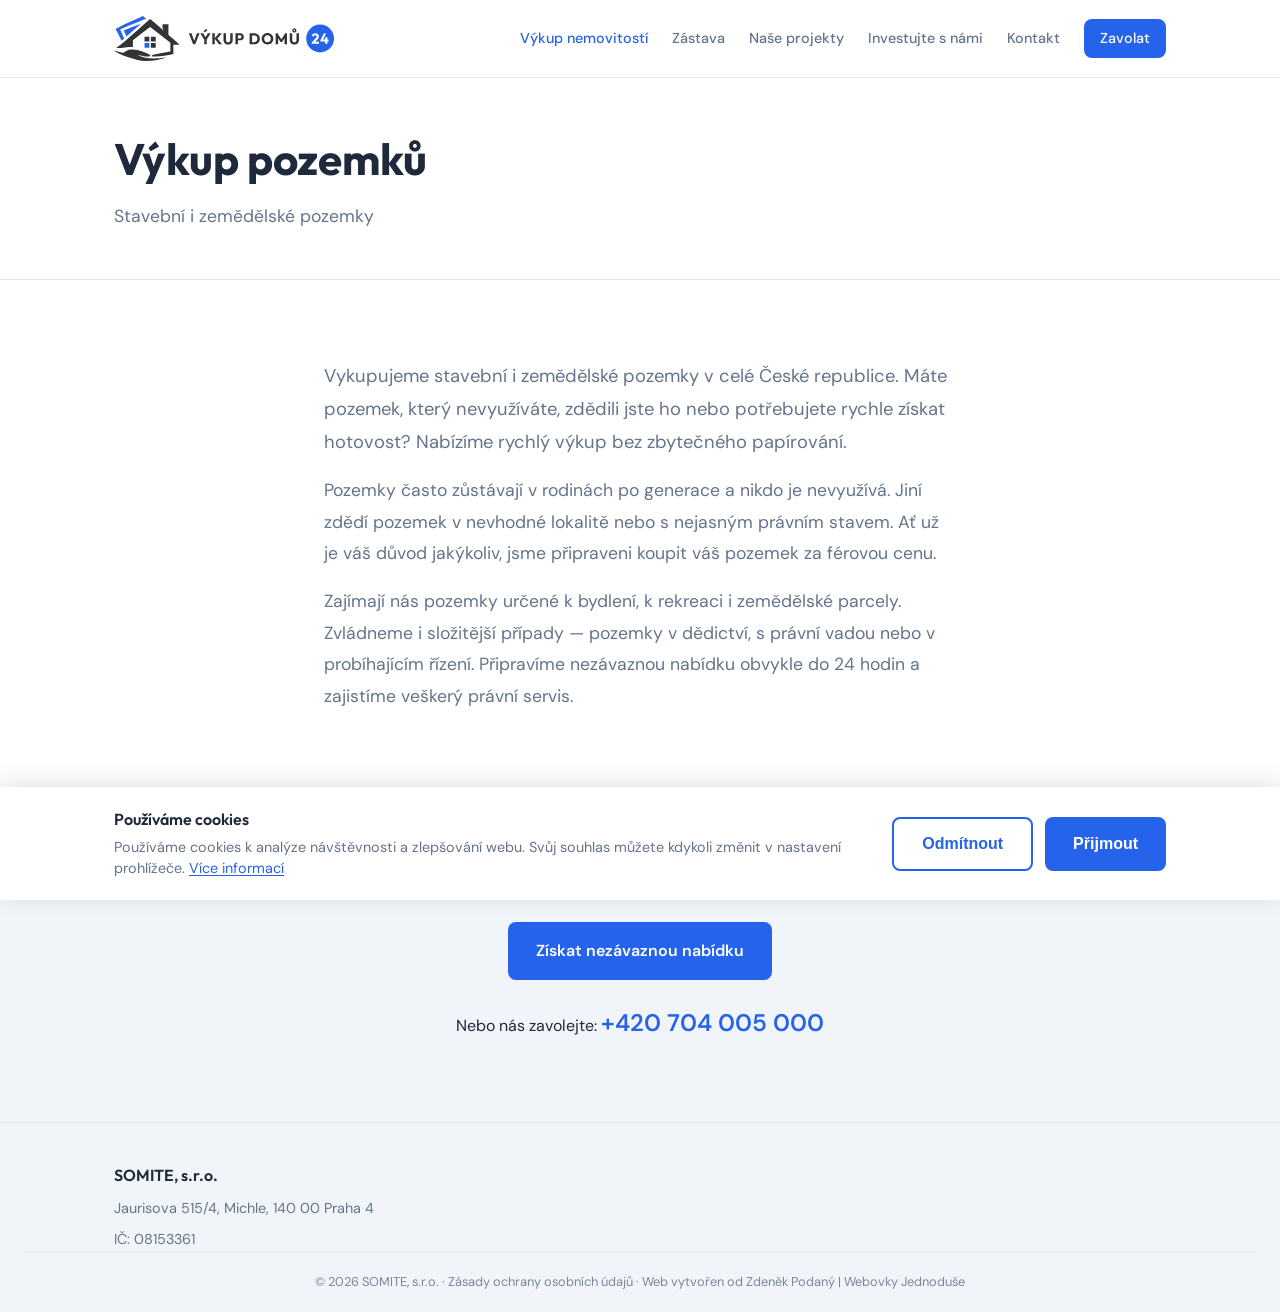
<file: vykup/pozemky.html>
<!DOCTYPE html>
<html lang="cs">
<head>
    <meta charset="UTF-8">
    <meta name="viewport" content="width=device-width, initial-scale=1.0">
    <!-- Google tag (gtag.js) -->
    <script async src="https://www.googletagmanager.com/gtag/js?id=G-JQGGBW0WTH"></script>
    <script>
      window.dataLayer = window.dataLayer || [];
      function gtag(){dataLayer.push(arguments);}
      gtag('consent', 'default', { 'analytics_storage': 'denied' });
      gtag('js', new Date());
      gtag('config', 'G-JQGGBW0WTH');
    </script>
    <title>Výkup pozemků | Výkup domů 24</title>
    <meta name="description" content="Vykupujeme stavební i zemědělské pozemky v celé České republice. Rychlé vyřízení a férová cena. Ke každému případu přistupujeme individuálně.">
    <meta property="og:type" content="website">
    <meta property="og:title" content="Výkup pozemků | Výkup domů 24">
    <meta property="og:description" content="Vykupujeme stavební i zemědělské pozemky v celé České republice. Rychlé vyřízení a férová cena.">
    <meta property="og:image" content="https://vykupdomu24.cz/img/og-img-pozemky.jpg">
    <meta property="og:url" content="https://vykupdomu24.cz/vykup/pozemky.html">
    <meta property="og:site_name" content="Výkup domů 24">
    <meta property="og:locale" content="cs_CZ">
    <link rel="canonical" href="https://vykupdomu24.cz/vykup/pozemky.html">
    <meta name="robots" content="index, follow">
    <meta name="theme-color" content="#2563eb">
    <script type="application/ld+json">
    {"@context":"https://schema.org","@type":"WebPage","name":"Výkup pozemků | Výkup domů 24","description":"Vykupujeme stavební i zemědělské pozemky v celé České republice.","url":"https://vykupdomu24.cz/vykup/pozemky.html","dateModified":"2026-03-18","publisher":{"@type":"Organization","name":"SOMITE, s.r.o.","taxID":"08153361","url":"https://vykupdomu24.cz"}}
    </script>
    <meta name="twitter:card" content="summary_large_image">
    <meta name="twitter:title" content="Výkup pozemků | Výkup domů 24">
    <meta name="twitter:description" content="Vykupujeme stavební i zemědělské pozemky v celé České republice.">
    <link rel="icon" type="image/svg+xml" href="../icon.svg">
    <link rel="icon" type="image/x-icon" href="../favicon.ico">
    <link rel="apple-touch-icon" href="../apple-touch-icon.png">
    <link rel="preconnect" href="https://fonts.googleapis.com">
    <link rel="preconnect" href="https://fonts.gstatic.com" crossorigin>
    <link href="https://fonts.googleapis.com/css2?family=DM+Sans:ital,opsz,wght@0,9..40,400;0,9..40,500;0,9..40,600;0,9..40,700;1,9..40,400&family=Outfit:wght@500;600;700&display=swap" rel="stylesheet">
    <link rel="stylesheet" href="../styles.css">
</head>
<body>
    <div class="nav-overlay" aria-hidden="true"></div>
    <header class="header">
        <div class="container">
            <a href="../index.html" class="logo"><img src="../img/logo.svg" alt="Výkup domů 24" class="logo-img logo-img--desktop"><img src="../img/weblogo-mobile.svg" alt="Výkup domů 24" class="logo-img logo-img--mobile"></a>
            <a href="tel:+420704005000" class="nav-phone-mobile" aria-label="Zavolat">Zavolat</a>
            <button class="nav-burger" aria-label="Otevřít menu" aria-expanded="false">
                <span></span>
                <span></span>
                <span></span>
            </button>
            <nav class="nav">
                <a href="../index.html#vykup" class="nav-active">Výkup nemovitostí</a>
                <a href="../zastava.html">Zástava</a>
                <a href="../projekty.html">Naše projekty</a>
                <a href="../investice.html">Investujte s námi</a>
                <a href="../index.html#kontakt">Kontakt</a>
                <a href="tel:+420704005000" class="nav-phone">Zavolat</a>
            </nav>
        </div>
    </header>

    <main class="page-main">
        <section class="page-hero">
            <div class="container">
                <h1 class="page-title">Výkup pozemků</h1>
                <p class="page-subtitle">Stavební i zemědělské pozemky</p>
            </div>
        </section>

        <section class="section">
            <div class="container container--narrow">
                <div class="page-content">
                    <p class="page-lead">Vykupujeme stavební i zemědělské pozemky v celé České republice. Máte pozemek, který nevyužíváte, zdědili jste ho nebo potřebujete rychle získat hotovost? Nabízíme rychlý výkup bez zbytečného papírování.</p>
                    <p>Pozemky často zůstávají v rodinách po generace a nikdo je nevyužívá. Jiní zdědí pozemek v nevhodné lokalitě nebo s nejasným právním stavem. Ať už je váš důvod jakýkoliv, jsme připraveni koupit váš pozemek za férovou cenu.</p>
                    <p>Zajímají nás pozemky určené k bydlení, k rekreaci i zemědělské parcely. Zvládneme i složitější případy — pozemky v dědictví, s právní vadou nebo v probíhajícím řízení. Připravíme nezávaznou nabídku obvykle do 24 hodin a zajistíme veškerý právní servis.</p>
                </div>
            </div>
        </section>

        <section class="section section--alt">
            <div class="container text-center">
                <p class="section-subtitle">Máte pozemek k prodeji?</p>
                <a href="../index.html#kontakt" class="btn btn-primary">Získat nezávaznou nabídku</a>
                <p class="contact-phone" style="margin-top: 1.5rem;">Nebo nás zavolejte: <a href="tel:+420704005000">+420 704 005 000</a></p>
            </div>
        </section>
    </main>

    <footer class="footer">
        <div class="container footer-inner">
            <div class="footer-company">
                <p class="footer-name">SOMITE, s.r.o.</p>
                <address class="footer-address">
                    <a href="https://www.google.com/maps/search/?api=1&query=Jaurisova+515%2F4%2C+140+00+Praha+4" target="_blank" rel="noopener noreferrer" title="Zobrazit na mapě">Jaurisova 515/4, Michle, 140 00 Praha 4</a>
                </address>
                <p class="footer-id">IČ: <a href="https://ares.gov.cz/ekonomicke-subjekty/res/08153361" target="_blank" rel="noopener noreferrer" title="Ověřit v registru ARES">08153361</a></p>
            </div>
        </div>
        <p class="footer-bottom">© 2026 SOMITE, s.r.o. · <a href="../soukromi.html">Zásady ochrany osobních údajů</a> · <a href="https://zdenekpodany.cz" target="_blank" rel="noopener noreferrer">Web vytvořen od Zdeněk Podaný | Webovky Jednoduše</a></p>
    </footer>

    <div id="cookieBar" class="cookie-bar" role="dialog" aria-labelledby="cookieBarTitle" aria-describedby="cookieBarDesc" aria-live="polite">
        <div class="cookie-bar-inner container">
            <div class="cookie-bar-content">
                <h2 id="cookieBarTitle" class="cookie-bar-title">Používáme cookies</h2>
                <p id="cookieBarDesc" class="cookie-bar-text">Používáme cookies k analýze návštěvnosti a zlepšování webu. Svůj souhlas můžete kdykoli změnit v nastavení prohlížeče. <a href="../soukromi.html">Více informací</a></p>
            </div>
            <div class="cookie-bar-actions">
                <button type="button" class="btn btn-outline cookie-bar-btn" data-action="reject" aria-label="Odmítnout cookies">Odmítnout</button>
                <button type="button" class="btn btn-primary cookie-bar-btn" data-action="accept" aria-label="Přijmout cookies">Přijmout</button>
            </div>
        </div>
    </div>

    <script src="../script.js"></script>
</body>
</html>
</file>
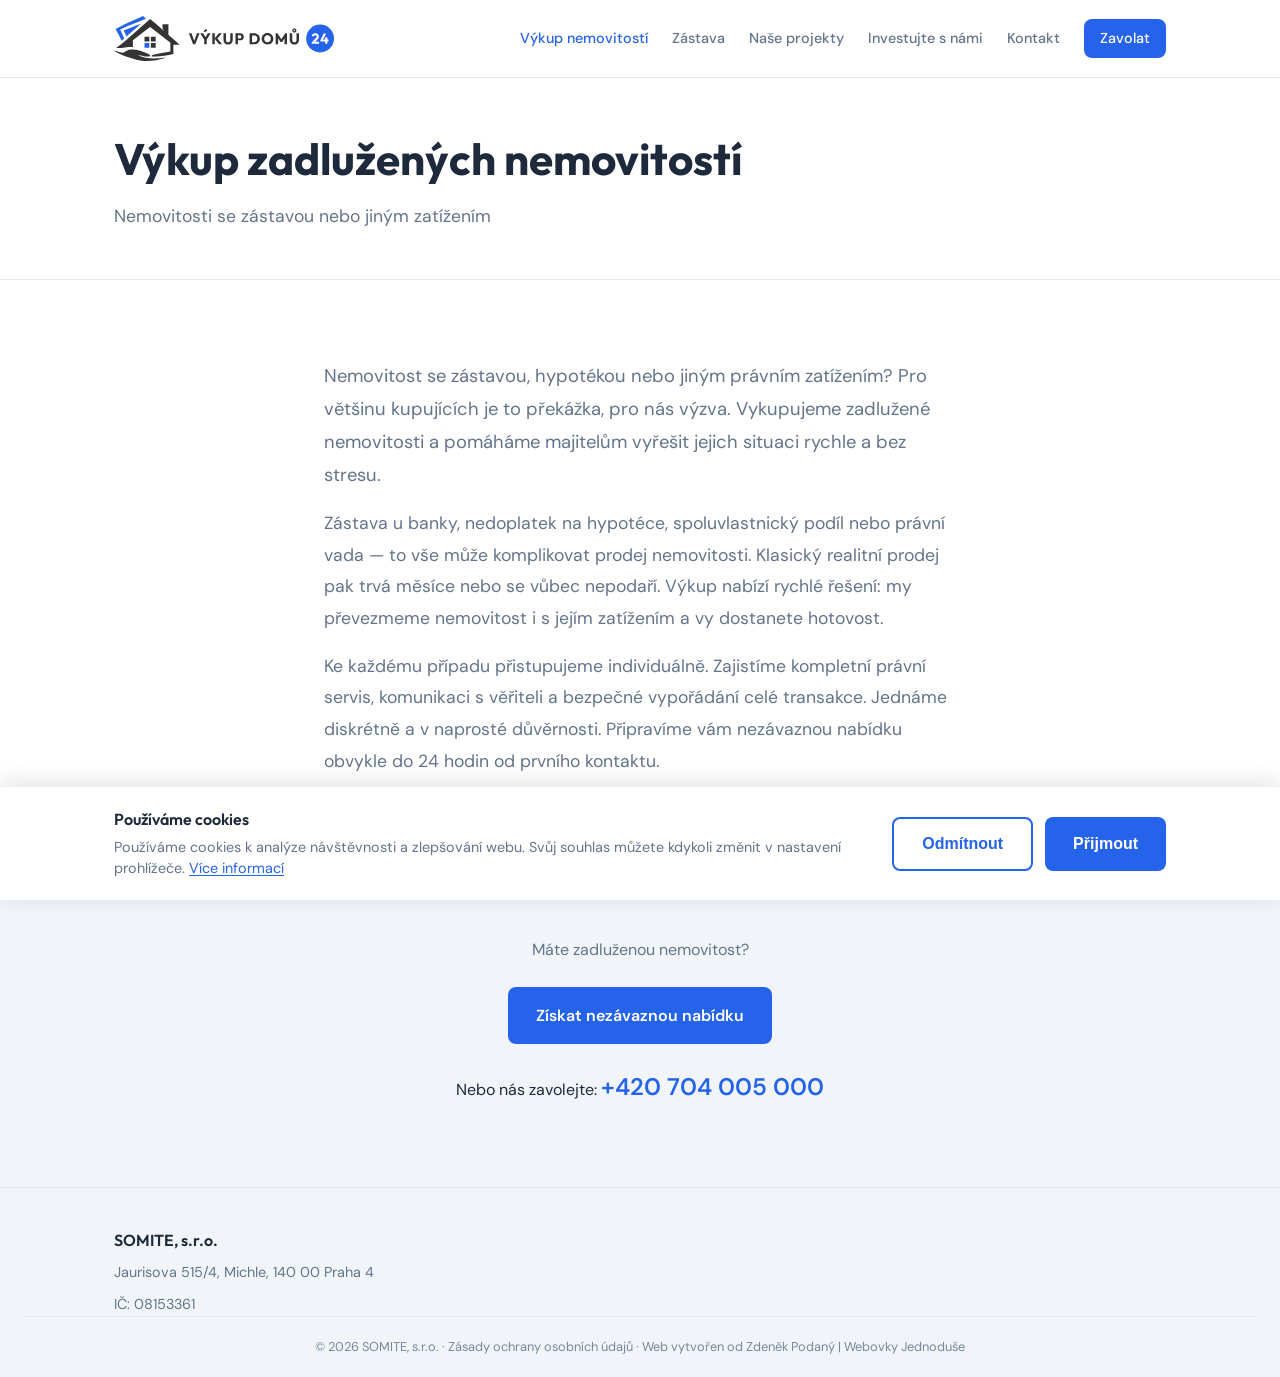
<file: vykup/zadluzené.html>
<!DOCTYPE html>
<html lang="cs">
<head>
    <meta charset="UTF-8">
    <meta name="viewport" content="width=device-width, initial-scale=1.0">
    <!-- Google tag (gtag.js) -->
    <script async src="https://www.googletagmanager.com/gtag/js?id=G-JQGGBW0WTH"></script>
    <script>
      window.dataLayer = window.dataLayer || [];
      function gtag(){dataLayer.push(arguments);}
      gtag('consent', 'default', { 'analytics_storage': 'denied' });
      gtag('js', new Date());
      gtag('config', 'G-JQGGBW0WTH');
    </script>
    <title>Výkup zadlužených nemovitostí | Výkup domů 24</title>
    <meta name="description" content="Nemovitosti se zástavou nebo jiným zatížením? Pomůžeme rychle a diskrétně. Ke každému případu přistupujeme individuálně a zajistíme kompletní právní servis.">
    <meta property="og:type" content="website">
    <meta property="og:title" content="Výkup zadlužených nemovitostí | Výkup domů 24">
    <meta property="og:description" content="Nemovitosti se zástavou nebo jiným zatížením? Pomůžeme rychle a diskrétně. Individuální přístup a kompletní právní servis.">
    <meta property="og:image" content="https://vykupdomu24.cz/img/og-img-zadluzene.jpg">
    <meta property="og:url" content="https://vykupdomu24.cz/vykup/zadluzené.html">
    <meta property="og:site_name" content="Výkup domů 24">
    <meta property="og:locale" content="cs_CZ">
    <link rel="canonical" href="https://vykupdomu24.cz/vykup/zadluzené.html">
    <meta name="robots" content="index, follow">
    <meta name="theme-color" content="#2563eb">
    <script type="application/ld+json">
    {"@context":"https://schema.org","@type":"WebPage","name":"Výkup zadlužených nemovitostí | Výkup domů 24","description":"Nemovitosti se zástavou nebo jiným zatížením? Pomůžeme rychle a diskrétně.","url":"https://vykupdomu24.cz/vykup/zadluzené.html","dateModified":"2026-03-18","publisher":{"@type":"Organization","name":"SOMITE, s.r.o.","taxID":"08153361","url":"https://vykupdomu24.cz"}}
    </script>
    <meta name="twitter:card" content="summary_large_image">
    <meta name="twitter:title" content="Výkup zadlužených nemovitostí | Výkup domů 24">
    <meta name="twitter:description" content="Nemovitosti se zástavou nebo jiným zatížením? Pomůžeme rychle a diskrétně.">
    <link rel="icon" type="image/svg+xml" href="../icon.svg">
    <link rel="icon" type="image/x-icon" href="../favicon.ico">
    <link rel="apple-touch-icon" href="../apple-touch-icon.png">
    <link rel="preconnect" href="https://fonts.googleapis.com">
    <link rel="preconnect" href="https://fonts.gstatic.com" crossorigin>
    <link href="https://fonts.googleapis.com/css2?family=DM+Sans:ital,opsz,wght@0,9..40,400;0,9..40,500;0,9..40,600;0,9..40,700;1,9..40,400&family=Outfit:wght@500;600;700&display=swap" rel="stylesheet">
    <link rel="stylesheet" href="../styles.css">
</head>
<body>
    <div class="nav-overlay" aria-hidden="true"></div>
    <header class="header">
        <div class="container">
            <a href="../index.html" class="logo"><img src="../img/logo.svg" alt="Výkup domů 24" class="logo-img logo-img--desktop"><img src="../img/weblogo-mobile.svg" alt="Výkup domů 24" class="logo-img logo-img--mobile"></a>
            <a href="tel:+420704005000" class="nav-phone-mobile" aria-label="Zavolat">Zavolat</a>
            <button class="nav-burger" aria-label="Otevřít menu" aria-expanded="false">
                <span></span>
                <span></span>
                <span></span>
            </button>
            <nav class="nav">
                <a href="../index.html#vykup" class="nav-active">Výkup nemovitostí</a>
                <a href="../zastava.html">Zástava</a>
                <a href="../projekty.html">Naše projekty</a>
                <a href="../investice.html">Investujte s námi</a>
                <a href="../index.html#kontakt">Kontakt</a>
                <a href="tel:+420704005000" class="nav-phone">Zavolat</a>
            </nav>
        </div>
    </header>

    <main class="page-main">
        <section class="page-hero">
            <div class="container">
                <h1 class="page-title">Výkup zadlužených nemovitostí</h1>
                <p class="page-subtitle">Nemovitosti se zástavou nebo jiným zatížením</p>
            </div>
        </section>

        <section class="section">
            <div class="container container--narrow">
                <div class="page-content">
                    <p class="page-lead">Nemovitost se zástavou, hypotékou nebo jiným právním zatížením? Pro většinu kupujících je to překážka, pro nás výzva. Vykupujeme zadlužené nemovitosti a pomáháme majitelům vyřešit jejich situaci rychle a bez stresu.</p>
                    <p>Zástava u banky, nedoplatek na hypotéce, spoluvlastnický podíl nebo právní vada — to vše může komplikovat prodej nemovitosti. Klasický realitní prodej pak trvá měsíce nebo se vůbec nepodaří. Výkup nabízí rychlé řešení: my převezmeme nemovitost i s jejím zatížením a vy dostanete hotovost.</p>
                    <p>Ke každému případu přistupujeme individuálně. Zajistíme kompletní právní servis, komunikaci s věřiteli a bezpečné vypořádání celé transakce. Jednáme diskrétně a v naprosté důvěrnosti. Připravíme vám nezávaznou nabídku obvykle do 24 hodin od prvního kontaktu.</p>
                </div>
            </div>
        </section>

        <section class="section section--alt">
            <div class="container text-center">
                <p class="section-subtitle">Máte zadluženou nemovitost?</p>
                <a href="../index.html#kontakt" class="btn btn-primary">Získat nezávaznou nabídku</a>
                <p class="contact-phone" style="margin-top: 1.5rem;">Nebo nás zavolejte: <a href="tel:+420704005000">+420 704 005 000</a></p>
            </div>
        </section>
    </main>

    <footer class="footer">
        <div class="container footer-inner">
            <div class="footer-company">
                <p class="footer-name">SOMITE, s.r.o.</p>
                <address class="footer-address">
                    <a href="https://www.google.com/maps/search/?api=1&query=Jaurisova+515%2F4%2C+140+00+Praha+4" target="_blank" rel="noopener noreferrer" title="Zobrazit na mapě">Jaurisova 515/4, Michle, 140 00 Praha 4</a>
                </address>
                <p class="footer-id">IČ: <a href="https://ares.gov.cz/ekonomicke-subjekty/res/08153361" target="_blank" rel="noopener noreferrer" title="Ověřit v registru ARES">08153361</a></p>
            </div>
        </div>
        <p class="footer-bottom">© 2026 SOMITE, s.r.o. · <a href="../soukromi.html">Zásady ochrany osobních údajů</a> · <a href="https://zdenekpodany.cz" target="_blank" rel="noopener noreferrer">Web vytvořen od Zdeněk Podaný | Webovky Jednoduše</a></p>
    </footer>

    <div id="cookieBar" class="cookie-bar" role="dialog" aria-labelledby="cookieBarTitle" aria-describedby="cookieBarDesc" aria-live="polite">
        <div class="cookie-bar-inner container">
            <div class="cookie-bar-content">
                <h2 id="cookieBarTitle" class="cookie-bar-title">Používáme cookies</h2>
                <p id="cookieBarDesc" class="cookie-bar-text">Používáme cookies k analýze návštěvnosti a zlepšování webu. Svůj souhlas můžete kdykoli změnit v nastavení prohlížeče. <a href="../soukromi.html">Více informací</a></p>
            </div>
            <div class="cookie-bar-actions">
                <button type="button" class="btn btn-outline cookie-bar-btn" data-action="reject" aria-label="Odmítnout cookies">Odmítnout</button>
                <button type="button" class="btn btn-primary cookie-bar-btn" data-action="accept" aria-label="Přijmout cookies">Přijmout</button>
            </div>
        </div>
    </div>

    <script src="../script.js"></script>
</body>
</html>
</file>
<file: styles.css>
/* Reset & Base */
*, *::before, *::after {
    box-sizing: border-box;
    margin: 0;
    padding: 0;
}

html {
    scroll-behavior: smooth;
}

:root {
    --color-bg: #ffffff;
    --color-surface: #f8fafc;
    --color-surface-alt: #f1f5f9;
    --color-text: #1e293b;
    --color-text-muted: #64748b;
    --color-accent: #2563eb;
    --color-accent-hover: #1d4ed8;
    --color-border: #e2e8f0;
    --font-sans: 'DM Sans', system-ui, sans-serif;
    --font-display: 'Outfit', var(--font-sans);
    --radius: 12px;
    --radius-sm: 8px;
}

body {
    font-family: var(--font-sans);
    line-height: 1.6;
    color: var(--color-text);
    background: var(--color-bg);
}

.container {
    max-width: 1100px;
    margin: 0 auto;
    padding: 0 1.5rem;
}

/* Header */
.header {
    position: fixed;
    top: 0;
    left: 0;
    right: 0;
    background: rgba(255, 255, 255, 0.95);
    backdrop-filter: blur(12px);
    -webkit-backdrop-filter: blur(12px);
    border-bottom: 1px solid var(--color-border);
    z-index: 100;
}

.header .container {
    display: flex;
    justify-content: space-between;
    align-items: center;
    flex-wrap: wrap;
    gap: 1rem;
    padding-top: 1rem;
    padding-bottom: 1rem;
}

.logo {
    display: flex;
    align-items: center;
    text-decoration: none;
    flex-shrink: 0;
}

.logo-img {
    height: 2.8rem;
    width: auto;
    display: block;
}

.logo-img--mobile {
    display: none;
}

@media (max-width: 640px) {
    .logo-img--desktop {
        display: none;
    }

    .logo-img--mobile {
        display: block;
    }
}

.nav {
    display: flex;
    flex-wrap: wrap;
    gap: 1.5rem;
    align-items: center;
}

.nav a {
    color: var(--color-text-muted);
    text-decoration: none;
    font-size: 0.9rem;
    font-weight: 500;
    transition: color 0.2s;
}

.nav a:hover {
    color: var(--color-accent);
}

.nav a.nav-active {
    color: var(--color-accent);
}

.nav-phone {
    padding: 0.5rem 1rem;
    background: var(--color-accent);
    color: #fff !important;
    border-radius: var(--radius-sm);
    font-weight: 600;
    white-space: nowrap;
    flex-shrink: 0;
}

.nav-phone:hover {
    background: var(--color-accent-hover);
}

.nav-phone-mobile {
    display: none;
}

.nav-burger {
    display: none;
    flex-direction: column;
    justify-content: center;
    gap: 5px;
    width: 44px;
    height: 44px;
    padding: 10px;
    background: none;
    border: none;
    cursor: pointer;
    z-index: 101;
}

.nav-burger span {
    display: block;
    width: 22px;
    height: 2px;
    background: var(--color-text);
    transition: transform 0.3s, opacity 0.3s;
}

.nav-burger[aria-expanded="true"] span:nth-child(1) {
    transform: translateY(7px) rotate(45deg);
}

.nav-burger[aria-expanded="true"] span:nth-child(2) {
    opacity: 0;
}

.nav-burger[aria-expanded="true"] span:nth-child(3) {
    transform: translateY(-7px) rotate(-45deg);
}

@media (max-width: 900px) {
    .nav-burger {
        display: flex;
    }

    .nav-phone-mobile {
        display: inline-flex;
        align-items: center;
        padding: 0.5rem 0.9rem;
        background: var(--color-accent);
        color: #fff !important;
        border-radius: var(--radius-sm);
        font-size: 0.9rem;
        font-weight: 600;
        text-decoration: none;
        white-space: nowrap;
        flex-shrink: 0;
        transition: background 0.2s;
    }

    .nav-phone-mobile:hover {
        background: var(--color-accent-hover);
    }

    .nav {
        position: fixed;
        top: 0;
        right: 0;
        width: 280px;
        max-width: 85vw;
        height: 100vh;
        background: #fff;
        flex-direction: column;
        justify-content: flex-start;
        align-items: stretch;
        gap: 0;
        padding: 5rem 1.5rem 2rem;
        box-shadow: -4px 0 24px rgba(0, 0, 0, 0.1);
        transform: translateX(100%);
        transition: transform 0.3s ease;
        z-index: 100;
        overflow-y: auto;
    }

    body.nav-open .nav {
        transform: translateX(0);
    }

    .nav a {
        padding: 1rem 0;
        border-bottom: 1px solid var(--color-border);
        font-size: 1rem;
    }

    .nav-phone {
        margin-top: 1rem;
        text-align: center;
        justify-content: center;
    }

    body.nav-open .nav-overlay {
        opacity: 1;
        pointer-events: auto;
    }
}

.nav-overlay {
    display: none;
    position: fixed;
    inset: 0;
    background: rgba(0, 0, 0, 0.4);
    z-index: 99;
    opacity: 0;
    pointer-events: none;
    transition: opacity 0.3s;
}

@media (max-width: 900px) {
    .nav-overlay {
        display: block;
    }
}

@media (min-width: 901px) {
    .nav-overlay {
        display: none !important;
    }
}

/* Hero */
.hero {
    position: relative;
    min-height: max(100vh, 560px);
    min-height: max(100dvh, 560px);
    display: flex;
    align-items: center;
    justify-content: center;
    padding: 6rem 3rem 4rem;
    margin-top: 0;
    overflow: hidden;
}

.hero::before {
    content: '';
    position: absolute;
    inset: 0;
    background: url('img/hero.webp') center 40% / cover no-repeat;
    z-index: 0;
}

.hero-overlay {
    position: absolute;
    inset: 0;
    background: linear-gradient(
        105deg,
        rgba(30, 64, 175, 0.85) 0%,
        rgba(37, 99, 235, 0.7) 45%,
        rgba(59, 130, 246, 0.5) 100%
    );
    z-index: 1;
}

.hero-bg-accent {
    position: absolute;
    top: 0;
    right: 0;
    width: 50%;
    height: 100%;
    background: linear-gradient(
        135deg,
        transparent 0%,
        rgba(255, 255, 255, 0.08) 100%
    );
    z-index: 1;
    pointer-events: none;
}

.hero-content {
    position: relative;
    z-index: 2;
    max-width: 900px;
    width: 100%;
    padding: 0 2rem;
    animation: heroFadeIn 0.8s ease-out;
}

@keyframes heroFadeIn {
    from {
        opacity: 0;
        transform: translateY(20px);
    }
    to {
        opacity: 1;
        transform: translateY(0);
    }
}

.hero-badge {
    display: inline-block;
    padding: 0.4rem 1rem;
    background: rgba(255, 255, 255, 0.25);
    color: #fff;
    font-size: 0.8rem;
    font-weight: 600;
    letter-spacing: 0.05em;
    text-transform: uppercase;
    border-radius: 100px;
    margin-bottom: 1.5rem;
    border: 1px solid rgba(255, 255, 255, 0.4);
}

.hero-claim {
    font-family: var(--font-display);
    font-size: clamp(2.3rem, 5.8vw, 3.8rem);
    font-weight: 700;
    color: #fff;
    line-height: 1.2;
    margin-bottom: 1.25rem;
    letter-spacing: -0.02em;
}

.hero-claim em {
    font-style: italic;
    color: rgba(255, 255, 255, 0.95);
}

.hero-subtext {
    font-size: 1.1rem;
    color: rgba(255, 255, 255, 0.9);
    line-height: 1.7;
    margin-bottom: 2rem;
}

.hero-cta-group {
    display: flex;
    flex-wrap: wrap;
    gap: 2rem;
    align-items: center;
}


.hero-scroll {
    position: absolute;
    bottom: 2rem;
    left: 50%;
    transform: translateX(-50%);
    color: rgba(255, 255, 255, 0.8);
    font-size: 1.25rem;
    text-decoration: none;
    transition: color 0.2s;
    animation: scrollBounce 2s ease-in-out infinite;
}

.hero-scroll:hover {
    color: #fff;
}

@keyframes scrollBounce {
    0%, 100% { transform: translateX(-50%) translateY(0); }
    50% { transform: translateX(-50%) translateY(6px); }
}

/* Trust stats */
.trust-stats {
    padding: 3rem 0;
    background: #fff;
    border-bottom: 1px solid var(--color-border);
}

.trust-stats-grid {
    display: flex;
    flex-wrap: wrap;
    justify-content: center;
    gap: 2rem;
}

.trust-stat {
    display: flex;
    flex-direction: column;
    align-items: center;
    text-align: center;
    min-width: 140px;
}

.trust-stat-value {
    display: block;
    font-family: var(--font-display);
    font-size: 2.5rem;
    font-weight: 700;
    color: var(--color-accent);
    line-height: 1.2;
    margin-bottom: 0.25rem;
}

.trust-stat-number {
    display: inline;
}

.trust-stat-suffix {
    display: inline;
}

.trust-stat-label {
    font-size: 0.95rem;
    color: var(--color-text-muted);
    line-height: 1.3;
}

.trust-stat--icon .trust-stat-icon {
    display: flex;
    align-items: center;
    justify-content: center;
    margin-bottom: 0.5rem;
    color: var(--color-accent);
}

.trust-stat--icon .trust-stat-icon svg {
    width: 2.25rem;
    height: 2.25rem;
}

.trust-stat--icon .trust-stat-label {
    font-size: 0.95rem;
    color: var(--color-text);
    font-weight: 500;
}

@media (max-width: 640px) {
    .trust-stats-grid {
        gap: 1.5rem;
    }

    .trust-stat-value {
        font-size: 2rem;
    }
}

/* Buttons */
.btn {
    display: inline-block;
    padding: 1rem 1.75rem;
    font-size: 1rem;
    font-weight: 600;
    text-decoration: none;
    border-radius: var(--radius-sm);
    transition: all 0.25s ease;
    cursor: pointer;
    border: none;
}

.btn-primary {
    background: var(--color-accent);
    color: #fff;
}

.btn-primary:hover {
    background: var(--color-accent-hover);
    transform: translateY(-2px);
    box-shadow: 0 8px 24px rgba(37, 99, 235, 0.35);
}

.btn-secondary {
    background: rgba(255, 255, 255, 0.2);
    backdrop-filter: blur(10px);
    -webkit-backdrop-filter: blur(10px);
    color: #fff;
    border: 1px solid rgba(255, 255, 255, 0.4);
}

.btn-secondary:hover {
    background: rgba(255, 255, 255, 0.3);
    border-color: rgba(255, 255, 255, 0.6);
    color: #fff;
    transform: translateY(-2px);
}

.btn-outline {
    background: transparent;
    color: var(--color-accent);
    border: 2px solid var(--color-accent);
}

.btn-outline:hover {
    background: var(--color-accent);
    color: #fff;
    border-color: var(--color-accent);
    transform: translateY(-2px);
    box-shadow: 0 8px 24px rgba(37, 99, 235, 0.25);
}

/* Sections */
.section {
    padding: 5rem 0;
}

.section--alt {
    background: var(--color-surface-alt);
}

.section-title {
    font-family: var(--font-display);
    font-size: clamp(1.75rem, 3vw, 2.25rem);
    font-weight: 600;
    color: var(--color-text);
    text-align: center;
    margin-bottom: 0.5rem;
}

.section-subtitle {
    text-align: center;
    color: var(--color-text-muted);
    margin-bottom: 2.5rem;
    font-size: 1rem;
}

.section-subtitle--lead {
    font-size: 1.2rem;
    font-weight: 600;
    color: var(--color-text);
    margin-bottom: 0.5rem;
}

/* Process Steps */
.process-steps {
    display: flex;
    flex-wrap: wrap;
    justify-content: center;
    align-items: stretch;
    gap: 0.5rem;
    margin-top: 2.5rem;
}

.process-step {
    flex: 1 1 200px;
    max-width: 240px;
    background: var(--color-surface);
    padding: 1.75rem;
    border-radius: var(--radius);
    border: 1px solid var(--color-border);
    text-align: center;
    transition: transform 0.2s, border-color 0.2s;
}

.process-step:hover {
    transform: translateY(-2px);
    border-color: rgba(37, 99, 235, 0.3);
}

.process-number {
    display: inline-flex;
    align-items: center;
    justify-content: center;
    width: 2.25rem;
    height: 2.25rem;
    background: var(--color-accent);
    color: #fff;
    border-radius: 50%;
    font-weight: 700;
    font-size: 0.9rem;
    margin-bottom: 1rem;
}

.process-step h3 {
    font-size: 1.05rem;
    color: var(--color-text);
    margin-bottom: 0.5rem;
}

.process-step p {
    font-size: 0.9rem;
    color: var(--color-text-muted);
}

.process-arrow {
    display: flex;
    align-items: center;
    color: var(--color-text-muted);
    font-size: 1.25rem;
    font-weight: 300;
    opacity: 0.5;
}

@media (max-width: 768px) {
    .process-arrow {
        display: none;
    }
}

/* Property Types */
.property-types {
    display: grid;
    grid-template-columns: repeat(2, 1fr);
    grid-template-rows: auto auto;
    gap: 1.25rem;
    margin-top: 2.5rem;
}

.property-card {
    display: flex;
    flex-direction: column;
    align-items: center;
    background: var(--color-surface);
    padding: 1.75rem;
    border-radius: var(--radius);
    border: 1px solid var(--color-border);
    text-align: center;
    transition: border-color 0.2s;
    text-decoration: none;
    color: inherit;
}

.property-card--large {
    padding: 2rem;
}

.property-card--large .property-icon svg {
    width: 2.75rem;
    height: 2.75rem;
}

.property-card--large h3 {
    font-size: 1.25rem;
}

.property-card--large p {
    font-size: 1rem;
}

.property-card--accent {
    background: rgba(37, 99, 235, 0.06);
    border-color: rgba(37, 99, 235, 0.2);
}

.property-card--accent:hover {
    border-color: rgba(37, 99, 235, 0.4);
    background: rgba(37, 99, 235, 0.08);
}

.property-card--accent h3 {
    color: var(--color-accent);
}

.property-card:hover {
    border-color: rgba(37, 99, 235, 0.25);
}

.property-icon {
    display: flex;
    align-items: center;
    justify-content: center;
    margin-bottom: 1rem;
    color: var(--color-accent);
}

.property-icon svg {
    width: 2.25rem;
    height: 2.25rem;
}

.property-card h3 {
    font-size: 1.1rem;
    color: var(--color-text);
    margin-bottom: 0.5rem;
}

.property-card p {
    font-size: 0.9rem;
    color: var(--color-text-muted);
}

.property-card-more {
    display: inline-flex;
    align-items: center;
    gap: 0.35rem;
    margin-top: auto;
    padding-top: 1rem;
    font-size: 0.9rem;
    font-weight: 600;
    color: var(--color-accent);
    transition: gap 0.2s;
}

.property-card-more svg {
    flex-shrink: 0;
}

.property-card:hover .property-card-more {
    gap: 0.5rem;
}

@media (min-width: 768px) {
    .property-types {
        grid-template-columns: 1fr 1fr 1fr;
        grid-template-rows: auto auto;
    }

    .property-card--large {
        grid-column: span 1;
    }

    .property-card--large:first-child {
        grid-column: span 2;
    }
}

@media (max-width: 767px) {
    .property-types {
        grid-template-columns: 1fr;
    }
}

.property-types-cta {
    text-align: center;
    margin-top: 2.5rem;
}

/* Zástava callout */
.zastava-callout {
    scroll-margin-top: 80px;
    margin-top: 3.5rem;
    padding: 2.5rem 2rem;
    background: linear-gradient(135deg, rgba(37, 99, 235, 0.06) 0%, rgba(37, 99, 235, 0.02) 100%);
    border: 1px solid rgba(37, 99, 235, 0.15);
    border-radius: var(--radius);
    text-align: center;
    max-width: 640px;
    margin-left: auto;
    margin-right: auto;
}

.zastava-callout-icon {
    display: inline-flex;
    align-items: center;
    justify-content: center;
    width: 3.5rem;
    height: 3.5rem;
    background: rgba(37, 99, 235, 0.12);
    color: var(--color-accent);
    border-radius: 50%;
    margin-bottom: 1.25rem;
}

.zastava-callout-icon svg {
    width: 1.75rem;
    height: 1.75rem;
}

.zastava-callout-title {
    font-family: var(--font-display);
    font-size: 1.35rem;
    font-weight: 600;
    color: var(--color-text);
    margin-bottom: 0.75rem;
    line-height: 1.3;
}

.zastava-callout-text {
    font-size: 1rem;
    color: var(--color-text-muted);
    line-height: 1.7;
    margin-bottom: 1.5rem;
}

.zastava-callout-actions {
    display: flex;
    flex-direction: column;
    align-items: center;
    gap: 1rem;
}

.zastava-callout-link {
    font-size: 0.95rem;
    font-weight: 600;
    color: var(--color-accent);
    text-decoration: none;
    transition: color 0.2s;
}

.zastava-callout-link:hover {
    color: var(--color-accent-hover);
}

.zastava-callout-cta {
    display: inline-block;
}

@media (min-width: 640px) {
    .zastava-callout {
        padding: 3rem 2.5rem;
    }

    .zastava-callout-title {
        font-size: 1.5rem;
    }
}

/* Process timeline */
.process-section {
    background: linear-gradient(180deg, var(--color-surface-alt) 0%, #fff 100%);
}

.process-timeline {
    display: flex;
    flex-wrap: nowrap;
    justify-content: center;
    align-items: stretch;
    gap: 0;
    margin-top: 2.5rem;
}

.process-timeline-step {
    display: flex;
    flex-direction: column;
    align-items: center;
    flex: 1 1 0;
    min-width: 0;
    position: relative;
}

.process-timeline-number {
    width: 3.5rem;
    height: 3.5rem;
    display: flex;
    align-items: center;
    justify-content: center;
    background: var(--color-accent);
    color: #fff;
    font-family: var(--font-display);
    font-size: 1.5rem;
    font-weight: 700;
    border-radius: 50%;
    box-shadow: 0 4px 16px rgba(37, 99, 235, 0.35);
    margin-bottom: 1rem;
    flex-shrink: 0;
}

.process-timeline-content {
    background: #fff;
    padding: 1.5rem;
    border-radius: var(--radius);
    border: 1px solid var(--color-border);
    box-shadow: 0 2px 12px rgba(0, 0, 0, 0.04);
    text-align: center;
    transition: transform 0.2s, box-shadow 0.2s;
}

.process-timeline-step:hover .process-timeline-content {
    transform: translateY(-4px);
    box-shadow: 0 8px 24px rgba(37, 99, 235, 0.12);
}

.process-timeline-content h3 {
    font-size: 1.1rem;
    color: var(--color-text);
    margin-bottom: 0.5rem;
}

.process-timeline-content p {
    font-size: 0.9rem;
    color: var(--color-text-muted);
    line-height: 1.5;
}

.process-timeline-connector {
    width: 0.75rem;
    min-width: 0.75rem;
    flex-shrink: 0;
    align-self: center;
    border-top: 2px dashed rgba(37, 99, 235, 0.25);
    margin-top: -3.5rem;
}

@media (max-width: 1000px) {
    .process-timeline {
        flex-direction: column;
        align-items: center;
        gap: 1.5rem;
    }

    .process-timeline-connector {
        width: 0;
        min-width: 0;
        height: 1.5rem;
        border-top: none;
        border-left: 2px dashed rgba(37, 99, 235, 0.3);
        margin: 0;
    }

    .process-timeline-step {
        max-width: 320px;
    }
}

/* Why Výkup domů 24 */
.why-grid {
    display: grid;
    grid-template-columns: repeat(4, 1fr);
    gap: 1.5rem;
    margin-top: 2.5rem;
}

.why-card {
    background: #fff;
    padding: 2rem 1.5rem;
    border-radius: var(--radius);
    border: 1px solid var(--color-border);
    text-align: center;
    transition: transform 0.2s, box-shadow 0.2s;
}

.why-card:hover {
    transform: translateY(-4px);
    box-shadow: 0 8px 24px rgba(37, 99, 235, 0.1);
}

.why-number {
    display: block;
    font-family: var(--font-display);
    font-size: 2.5rem;
    font-weight: 700;
    color: var(--color-accent);
    line-height: 1;
    margin-bottom: 0.5rem;
}

.why-icon {
    display: flex;
    align-items: center;
    justify-content: center;
    margin-bottom: 0.5rem;
    color: var(--color-accent);
}

.why-icon svg {
    width: 2.5rem;
    height: 2.5rem;
}

.why-card h3 {
    font-size: 1.1rem;
    color: var(--color-text);
    margin-bottom: 0.5rem;
}

.why-card p {
    font-size: 0.9rem;
    color: var(--color-text-muted);
    line-height: 1.5;
}

@media (max-width: 768px) {
    .why-grid {
        grid-template-columns: repeat(2, 1fr);
    }
}

@media (max-width: 480px) {
    .why-grid {
        grid-template-columns: 1fr;
    }
}

/* Benefits */
.benefits {
    display: grid;
    grid-template-columns: repeat(auto-fit, minmax(240px, 1fr));
    gap: 1.25rem;
    margin-top: 2.5rem;
}

.benefit {
    background: var(--color-surface);
    padding: 1.75rem;
    border-radius: var(--radius);
    border: 1px solid var(--color-border);
    text-align: center;
    transition: transform 0.2s, border-color 0.2s;
}

.benefit:hover {
    transform: translateY(-2px);
    border-color: rgba(37, 99, 235, 0.25);
}

.benefit-icon {
    font-size: 2rem;
    display: block;
    margin-bottom: 1rem;
}

.benefit h3 {
    font-size: 1.1rem;
    color: var(--color-text);
    margin-bottom: 0.5rem;
}

.benefit p {
    font-size: 0.9rem;
    color: var(--color-text-muted);
}

/* Projects */
.projects-grid {
    display: grid;
    grid-template-columns: repeat(3, 1fr);
    gap: 1.5rem;
    margin-top: 2.5rem;
}

.project-card {
    position: relative;
    display: block;
    border-radius: var(--radius);
    overflow: hidden;
    aspect-ratio: 3 / 2;
    background: var(--color-surface);
    text-decoration: none;
    color: inherit;
    transition: opacity 0.2s;
}

.project-card:hover {
    opacity: 1;
}

.project-card:hover .project-card-title {
    opacity: 1;
}

.project-card-title {
    position: absolute;
    bottom: 0;
    left: 0;
    right: 0;
    padding: 1rem 1.25rem;
    background: linear-gradient(to top, rgba(30, 64, 175, 0.9), transparent);
    color: #fff;
    font-weight: 600;
    font-size: 1rem;
    line-height: 1.3;
}

.project-card--sale .project-card-title em {
    display: block;
    font-size: 0.85em;
    color: #fcd34d;
    font-style: normal;
    margin-top: 0.2rem;
}

.project-image {
    width: 100%;
    height: 100%;
    object-fit: cover;
    display: block;
}

.projects-cta {
    text-align: center;
    margin-top: 2rem;
}

@media (max-width: 768px) {
    .projects-grid {
        grid-template-columns: 1fr;
    }
}

/* Testimonials */
.testimonials {
    display: grid;
    grid-template-columns: repeat(auto-fit, minmax(300px, 1fr));
    gap: 1.5rem;
    margin-top: 2.5rem;
}

.testimonial {
    background: var(--color-surface);
    padding: 1.75rem;
    border-radius: var(--radius);
    border: 1px solid var(--color-border);
    border-left: 4px solid var(--color-accent);
}

.testimonial-text {
    font-style: italic;
    color: var(--color-text-muted);
    margin-bottom: 1rem;
    line-height: 1.65;
}

.testimonial-author {
    font-size: 0.9rem;
    color: var(--color-text);
}

/* Contact Form */
.contact-options {
    text-align: center;
    margin: 2rem 0 0;
}

.contact-options p {
    margin-bottom: 0.5rem;
}

.contact-options p:last-child {
    margin-bottom: 0;
}

.contact-phone a,
.contact-email a {
    display: inline-block;
    font-size: 1.5rem;
    font-weight: 600;
    color: var(--color-accent);
    text-decoration: none;
    transition: color 0.2s;
}

.contact-phone a:hover,
.contact-email a:hover {
    color: var(--color-accent-hover);
}

.contact-form-wrapper {
    position: relative;
    max-width: 480px;
    margin: 2rem auto 0;
}

.contact-form-wrapper.contact-form-disabled {
    pointer-events: none;
}

.contact-form-wrapper.contact-form-disabled .contact-form {
    opacity: 0.5;
    filter: grayscale(0.3);
}

.contact-form-overlay {
    display: none;
}

.contact-form-disabled .contact-form-overlay {
    display: flex;
    position: absolute;
    inset: 0;
    align-items: center;
    justify-content: center;
    background: rgba(248, 250, 252, 0.9);
    border-radius: var(--radius);
    border: 1px dashed var(--color-border);
    z-index: 1;
}

.contact-form-overlay-text {
    padding: 1.5rem;
    text-align: center;
    color: var(--color-text-muted);
    font-size: 0.95rem;
    max-width: 320px;
}

.contact-form {
    margin: 0;
}

.form-group {
    margin-bottom: 1.25rem;
}

.form-group label {
    display: block;
    font-weight: 500;
    color: var(--color-text);
    margin-bottom: 0.5rem;
    font-size: 0.95rem;
}

.form-group input,
.form-group select,
.form-group textarea {
    width: 100%;
    padding: 0.9rem 1rem;
    background: #fff;
    border: 1px solid var(--color-border);
    border-radius: var(--radius-sm);
    font-size: 1rem;
    font-family: inherit;
    color: var(--color-text);
    transition: border-color 0.2s;
}

.form-group input::placeholder,
.form-group textarea::placeholder {
    color: var(--color-text-muted);
}

.form-group input:focus,
.form-group select:focus,
.form-group textarea:focus {
    outline: none;
    border-color: var(--color-accent);
}

.form-group select {
    appearance: none;
    -webkit-appearance: none;
    -moz-appearance: none;
    padding-right: 2.5rem;
    background-image: url("data:image/svg+xml,%3Csvg xmlns='http://www.w3.org/2000/svg' width='12' height='12' viewBox='0 0 12 12'%3E%3Cpath fill='%2364748b' d='M6 8L2 4h8z'/%3E%3C/svg%3E");
    background-repeat: no-repeat;
    background-position: right 1rem center;
    cursor: pointer;
}

.form-group textarea {
    resize: vertical;
    min-height: 110px;
}

.contact-form .btn {
    width: 100%;
    margin-top: 0.5rem;
}

/* Footer */
.footer {
    background: var(--color-surface-alt);
    color: var(--color-text-muted);
    padding: 2.5rem 1.5rem 0;
    font-size: 0.9rem;
    border-top: 1px solid var(--color-border);
}

.footer-inner {
    display: flex;
    flex-wrap: wrap;
    justify-content: center;
    align-items: center;
    gap: 1.5rem;
}

.footer-company {
    text-align: center;
}

.footer-name {
    font-family: var(--font-display);
    font-weight: 600;
    font-size: 1rem;
    color: var(--color-text);
    margin-bottom: 0.5rem;
}

.footer-address {
    font-style: normal;
    line-height: 1.6;
    margin-bottom: 0.5rem;
}

.footer-address a,
.footer-id a {
    color: var(--color-text-muted);
    text-decoration: none;
    transition: color 0.2s;
}

.footer-address a:hover,
.footer-id a:hover {
    color: var(--color-accent);
}

.footer-id {
    font-size: 0.9rem;
    color: var(--color-text-muted);
}

.footer-bottom {
    font-size: 0.8rem;
    color: var(--color-text-muted);
    opacity: 0.85;
    text-align: center;
    padding: 1.25rem 1.5rem;
    margin: 0;
    border-top: 1px solid var(--color-border);
}

.footer-bottom a {
    color: var(--color-text-muted);
    text-decoration: none;
    transition: color 0.2s;
}

.footer-bottom a:hover {
    color: var(--color-accent);
}

@media (min-width: 641px) {
    .footer-inner {
        justify-content: flex-start;
    }

    .footer-company {
        text-align: left;
    }
}

/* Mobile */
@media (max-width: 640px) {
    .container {
        padding: 0 1rem;
    }

    .logo-img {
        height: 2rem;
    }

    .nav {
        gap: 1rem;
    }

    .nav a {
        font-size: 0.85rem;
    }

    .header .container {
        gap: 0.75rem;
    }

    .hero {
        min-height: max(100vh, 560px);
        min-height: max(100dvh, 560px);
        padding: 5rem 1rem 3rem;
    }

    .hero-content {
        padding: 0 1rem;
    }

    .hero-cta-group {
        flex-direction: column;
        align-items: stretch;
        gap: 0.75rem;
    }

    .hero-cta-group .btn {
        width: 100%;
        text-align: center;
    }

    .footer {
        padding: 2.5rem 1rem 0;
    }

    .footer-bottom {
        padding: 1.25rem 1rem;
    }
}

/* Projects page */
.page-main {
    padding-top: 60px;
}

.page-hero {
    padding: 4rem 0 3rem;
    border-bottom: 1px solid var(--color-border);
}

.page-title {
    font-family: var(--font-display);
    font-size: clamp(2rem, 4vw, 2.75rem);
    font-weight: 700;
    color: var(--color-text);
    margin-bottom: 0.5rem;
}

.page-subtitle {
    font-size: 1.1rem;
    color: var(--color-text-muted);
}

/* 404 page */
.error-404 {
    padding: 5rem 0;
    text-align: center;
}

.error-404-code {
    font-family: var(--font-display);
    font-size: clamp(6rem, 20vw, 12rem);
    font-weight: 700;
    line-height: 1;
    color: var(--color-accent);
    opacity: 0.15;
    margin-bottom: -1rem;
}

.error-404-title {
    font-family: var(--font-display);
    font-size: clamp(1.5rem, 4vw, 2rem);
    font-weight: 700;
    color: var(--color-text);
    margin-bottom: 0.75rem;
}

.error-404-text {
    font-size: 1.1rem;
    color: var(--color-text-muted);
    margin-bottom: 2rem;
    max-width: 28rem;
    margin-left: auto;
    margin-right: auto;
}

.error-404-actions {
    display: flex;
    flex-wrap: wrap;
    gap: 1rem;
    justify-content: center;
}

.projects-list {
    display: grid;
    grid-template-columns: repeat(auto-fill, minmax(340px, 1fr));
    gap: 2rem;
}

.project-item {
    scroll-margin-top: 80px;
    display: grid;
    grid-template-columns: 1fr;
    gap: 0;
    align-items: stretch;
    background: var(--color-surface);
    border-radius: var(--radius);
    overflow: hidden;
    border: 1px solid var(--color-border);
}

.project-item-image {
    position: relative;
    aspect-ratio: 4 / 3;
    overflow: hidden;
    cursor: pointer;
}

.project-item-image::before {
    content: '';
    position: absolute;
    inset: 0;
    background: rgba(0, 0, 0, 0.25);
    opacity: 0;
    transition: opacity 0.25s ease;
    z-index: 1;
    pointer-events: none;
}

.project-item-image::after {
    content: '';
    position: absolute;
    top: 50%;
    left: 50%;
    width: 3rem;
    height: 3rem;
    margin: -1.5rem 0 0 -1.5rem;
    background: rgba(255, 255, 255, 0.9) url("data:image/svg+xml,%3Csvg xmlns='http://www.w3.org/2000/svg' width='24' height='24' viewBox='0 0 24 24' fill='none' stroke='%232563eb' stroke-width='2' stroke-linecap='round' stroke-linejoin='round'%3E%3Ccircle cx='11' cy='11' r='8'/%3E%3Cpath d='m21 21-4.3-4.3'/%3E%3C/svg%3E") center / 1.5rem no-repeat;
    border-radius: 50%;
    opacity: 0;
    transform: scale(0.8);
    transition: opacity 0.25s ease, transform 0.25s ease;
    z-index: 2;
    pointer-events: none;
}

.project-item-image:hover::before,
.project-item-image:hover::after {
    opacity: 1;
}

.project-item-image:hover::after {
    transform: scale(1);
}

.project-item-image img {
    width: 100%;
    height: 100%;
    object-fit: cover;
    display: block;
    transition: transform 0.3s ease;
}

.project-item-image:hover img {
    transform: scale(1.05);
}

.project-item-image--gallery {
    display: grid;
    grid-template-columns: repeat(3, 1fr);
    gap: 0.25rem;
    aspect-ratio: 16 / 9;
}

.project-item-image--gallery-2 {
    grid-template-columns: repeat(2, 1fr);
}

.project-item-image--gallery img {
    width: 100%;
    height: 100%;
    object-fit: cover;
}

.project-status {
    display: inline-block;
    padding: 0.35rem 0.75rem;
    font-size: 0.8rem;
    font-weight: 600;
    border-radius: 100px;
    margin-bottom: 0.75rem;
}

.project-status--sale {
    background: rgba(245, 158, 11, 0.15);
    color: #d97706;
    border: 1px solid rgba(245, 158, 11, 0.3);
}

.project-status--done {
    background: rgba(34, 197, 94, 0.15);
    color: #16a34a;
    border: 1px solid rgba(34, 197, 94, 0.3);
}

.project-status--progress {
    background: rgba(37, 99, 235, 0.15);
    color: var(--color-accent);
    border: 1px solid rgba(37, 99, 235, 0.3);
}

.project-item-content {
    padding: 2rem;
}

.project-item-title {
    font-family: var(--font-display);
    font-size: 1.5rem;
    font-weight: 600;
    color: var(--color-text);
    margin-bottom: 0.5rem;
}

.project-item-meta {
    font-size: 0.9rem;
    color: var(--color-accent);
    margin-bottom: 0.75rem;
}

.project-item-price {
    font-size: 1.1rem;
    color: var(--color-text);
    margin-top: 1rem;
}

.project-item-desc {
    font-size: 1rem;
    color: var(--color-text-muted);
    line-height: 1.6;
}

.text-center {
    text-align: center;
}

.text-center .section-subtitle {
    margin-bottom: 1.5rem;
}

@media (max-width: 768px) {
    .project-item-content {
        padding: 1.5rem;
    }
}

/* Project lightbox gallery */
.lightbox {
    position: fixed;
    inset: 0;
    z-index: 1000;
    display: flex;
    align-items: center;
    justify-content: center;
    padding: 2rem;
    opacity: 0;
    visibility: hidden;
    transition: opacity 0.25s ease, visibility 0.25s ease;
}

.lightbox.is-open {
    opacity: 1;
    visibility: visible;
}

.lightbox.is-open .lightbox-content {
    transform: scale(1);
}

.lightbox-backdrop {
    position: absolute;
    inset: 0;
    background: rgba(0, 0, 0, 0.9);
    cursor: pointer;
}

.lightbox-content {
    position: relative;
    z-index: 2;
    max-width: 95vw;
    max-height: 90vh;
    transform: scale(0.95);
    transition: transform 0.25s ease;
}

.lightbox-image {
    max-width: 100%;
    max-height: 90vh;
    width: auto;
    height: auto;
    object-fit: contain;
    display: block;
    border-radius: var(--radius);
}

.lightbox-close,
.lightbox-prev,
.lightbox-next {
    position: absolute;
    z-index: 3;
    width: 3rem;
    height: 3rem;
    border: none;
    background: rgba(255, 255, 255, 0.15);
    color: #fff;
    font-size: 1.75rem;
    cursor: pointer;
    border-radius: 50%;
    display: flex;
    align-items: center;
    justify-content: center;
    transition: background 0.2s ease;
}

.lightbox-close:hover,
.lightbox-prev:hover,
.lightbox-next:hover {
    background: rgba(255, 255, 255, 0.25);
}

.lightbox-close {
    top: 1rem;
    right: 1rem;
    font-size: 2rem;
    line-height: 1;
}

.lightbox-prev {
    left: 1rem;
    top: 50%;
    transform: translateY(-50%);
}

.lightbox-next {
    right: 1rem;
    top: 50%;
    transform: translateY(-50%);
}

.lightbox-counter {
    position: absolute;
    bottom: 1.5rem;
    left: 50%;
    transform: translateX(-50%);
    z-index: 3;
    color: rgba(255, 255, 255, 0.9);
    font-size: 0.95rem;
}

.lightbox-prev[hidden],
.lightbox-next[hidden] {
    display: none;
}

@media (max-width: 768px) {
    .lightbox-prev,
    .lightbox-next {
        width: 2.5rem;
        height: 2.5rem;
        font-size: 1.5rem;
    }
    .lightbox-prev {
        left: 0.5rem;
    }
    .lightbox-next {
        right: 0.5rem;
    }
}

/* Invest page */
.container--narrow {
    max-width: 680px;
}

.page-content {
    font-size: 1.1rem;
    line-height: 1.8;
}

.page-lead {
    font-size: 1.15rem;
    color: var(--color-text);
    margin-bottom: 1rem;
}

.page-content p {
    color: var(--color-text-muted);
    margin-bottom: 1rem;
}

.page-content p:last-child {
    margin-bottom: 0;
}

.privacy-content {
    font-size: 1rem;
    line-height: 1.7;
}

.privacy-content h2 {
    font-family: var(--font-display);
    font-size: 1.25rem;
    font-weight: 600;
    color: var(--color-text);
    margin-top: 2rem;
    margin-bottom: 0.75rem;
}

.privacy-content h2:first-child {
    margin-top: 0;
}

.privacy-content p {
    color: var(--color-text-muted);
    margin-bottom: 1rem;
}

.privacy-content ul {
    margin: 0.5rem 0 1rem 1.25rem;
    color: var(--color-text-muted);
}

.privacy-content li {
    margin-bottom: 0.35rem;
}

.privacy-content a {
    color: var(--color-accent);
    text-decoration: none;
}

.privacy-content a:hover {
    text-decoration: underline;
}

.privacy-hr {
    border: none;
    border-top: 1px solid var(--color-border);
    margin: 2rem 0;
}

.invest-intro {
    font-size: 1.1rem;
    line-height: 1.8;
}

.invest-heading {
    font-family: var(--font-display);
    font-size: 1.75rem;
    font-weight: 600;
    color: var(--color-text);
    margin-bottom: 1rem;
}

.invest-lead {
    font-size: 1.15rem;
    color: var(--color-text);
    margin-bottom: 1rem;
}

.invest-intro p {
    color: var(--color-text-muted);
    margin-bottom: 1rem;
}

.invest-intro p:last-child {
    margin-bottom: 0;
}

.invest-benefits {
    display: grid;
    grid-template-columns: repeat(auto-fit, minmax(280px, 1fr));
    gap: 1.5rem;
    margin-top: 2.5rem;
}

.invest-benefit {
    background: #fff;
    padding: 1.75rem;
    border-radius: var(--radius);
    border: 1px solid var(--color-border);
    transition: transform 0.2s, box-shadow 0.2s;
}

.invest-benefit:hover {
    transform: translateY(-2px);
    box-shadow: 0 8px 24px rgba(37, 99, 235, 0.08);
}

.invest-benefit-icon {
    font-size: 2rem;
    display: block;
    margin-bottom: 1rem;
}

.invest-benefit-icon--svg {
    display: flex;
    align-items: center;
    justify-content: center;
    color: var(--color-accent);
}

.invest-benefit-icon--svg svg {
    width: 2.25rem;
    height: 2.25rem;
}

.invest-benefit h3 {
    font-size: 1.15rem;
    font-weight: 600;
    color: var(--color-text);
    margin-bottom: 0.5rem;
}

.invest-benefit p {
    font-size: 0.95rem;
    color: var(--color-text-muted);
    line-height: 1.6;
}

.invest-benefit strong {
    color: var(--color-accent);
}

.invest-cta {
    text-align: center;
    margin-top: 2.5rem;
}

/* Page hero CTA */
.page-hero-cta {
    display: flex;
    flex-wrap: wrap;
    gap: 1rem;
    justify-content: center;
    margin-top: 2rem;
}

/* Zástava page list */
.zastava-list {
    margin: 0;
    padding-left: 1.5rem;
    color: var(--color-text-muted);
    line-height: 1.8;
}

.zastava-list li {
    margin-bottom: 0.5rem;
}

/* FAQ */
.faq-list {
    margin: 2rem 0 0;
    padding: 0;
}

.faq-item {
    border-bottom: 1px solid var(--color-border);
    padding: 1.25rem 0;
}

.faq-item:first-child {
    padding-top: 0;
}

.faq-question {
    font-family: var(--font-display);
    font-size: 1.1rem;
    font-weight: 600;
    color: var(--color-text);
    margin: 0 0 0.5rem;
}

.faq-answer {
    margin: 0;
    font-size: 1rem;
    color: var(--color-text-muted);
    line-height: 1.6;
}

/* Invest preview (homepage) */
.invest-teaser {
    list-style: none;
    max-width: 400px;
    margin: 1.5rem auto 0;
    padding: 0;
    text-align: left;
}

.invest-teaser li {
    font-size: 1.1rem;
    color: var(--color-text-muted);
    line-height: 1.6;
    padding: 0.5rem 0;
    padding-left: 1.75rem;
    position: relative;
}

.invest-teaser li::before {
    content: '✓';
    position: absolute;
    left: 0;
    color: var(--color-accent);
    font-weight: 700;
}

.invest-teaser strong {
    color: var(--color-text);
}

.invest-preview-cta {
    text-align: center;
    margin-top: 2rem;
}

/* About section */
.about-content {
    max-width: 680px;
    margin: 0 auto;
}

.about-text p {
    color: var(--color-text-muted);
    line-height: 1.7;
    margin-bottom: 1rem;
}

.about-text p:last-child {
    margin-bottom: 0;
}

@media (max-width: 768px) {
    .nav-phone {
        padding: 0.4rem 0.75rem;
        font-size: 0.85rem;
    }
}

/* Cookie bar */
.cookie-bar {
    position: fixed;
    bottom: 0;
    left: 0;
    right: 0;
    z-index: 200;
    background: var(--color-bg);
    box-shadow: 0 -4px 24px rgba(0, 0, 0, 0.12);
    padding: 1.25rem 0;
    transform: translateY(0);
    transition: transform 0.4s cubic-bezier(0.4, 0, 0.2, 1), opacity 0.4s ease;
}

.cookie-bar.cookie-bar--hidden {
    transform: translateY(100%);
    opacity: 0;
    pointer-events: none;
}

.cookie-bar-inner {
    display: flex;
    flex-wrap: wrap;
    align-items: center;
    justify-content: space-between;
    gap: 1.25rem;
}

.cookie-bar-content {
    flex: 1;
    min-width: 0;
}

.cookie-bar-title {
    font-family: var(--font-display);
    font-size: 1rem;
    font-weight: 600;
    color: var(--color-text);
    margin: 0 0 0.25rem 0;
}

.cookie-bar-text {
    font-size: 0.9rem;
    color: var(--color-text-muted);
    line-height: 1.5;
    margin: 0;
}

.cookie-bar-text a {
    color: var(--color-accent);
    text-decoration: underline;
    text-underline-offset: 2px;
}

.cookie-bar-text a:hover {
    color: var(--color-accent-hover);
}

.cookie-bar-actions {
    display: flex;
    flex-wrap: wrap;
    gap: 0.75rem;
    flex-shrink: 0;
}

.cookie-bar-btn {
    white-space: nowrap;
}

@media (max-width: 640px) {
    .cookie-bar {
        padding: 1rem 0;
    }

    .cookie-bar-inner {
        flex-direction: column;
        align-items: stretch;
        text-align: center;
    }

    .cookie-bar-actions {
        justify-content: center;
    }
}
</file>
